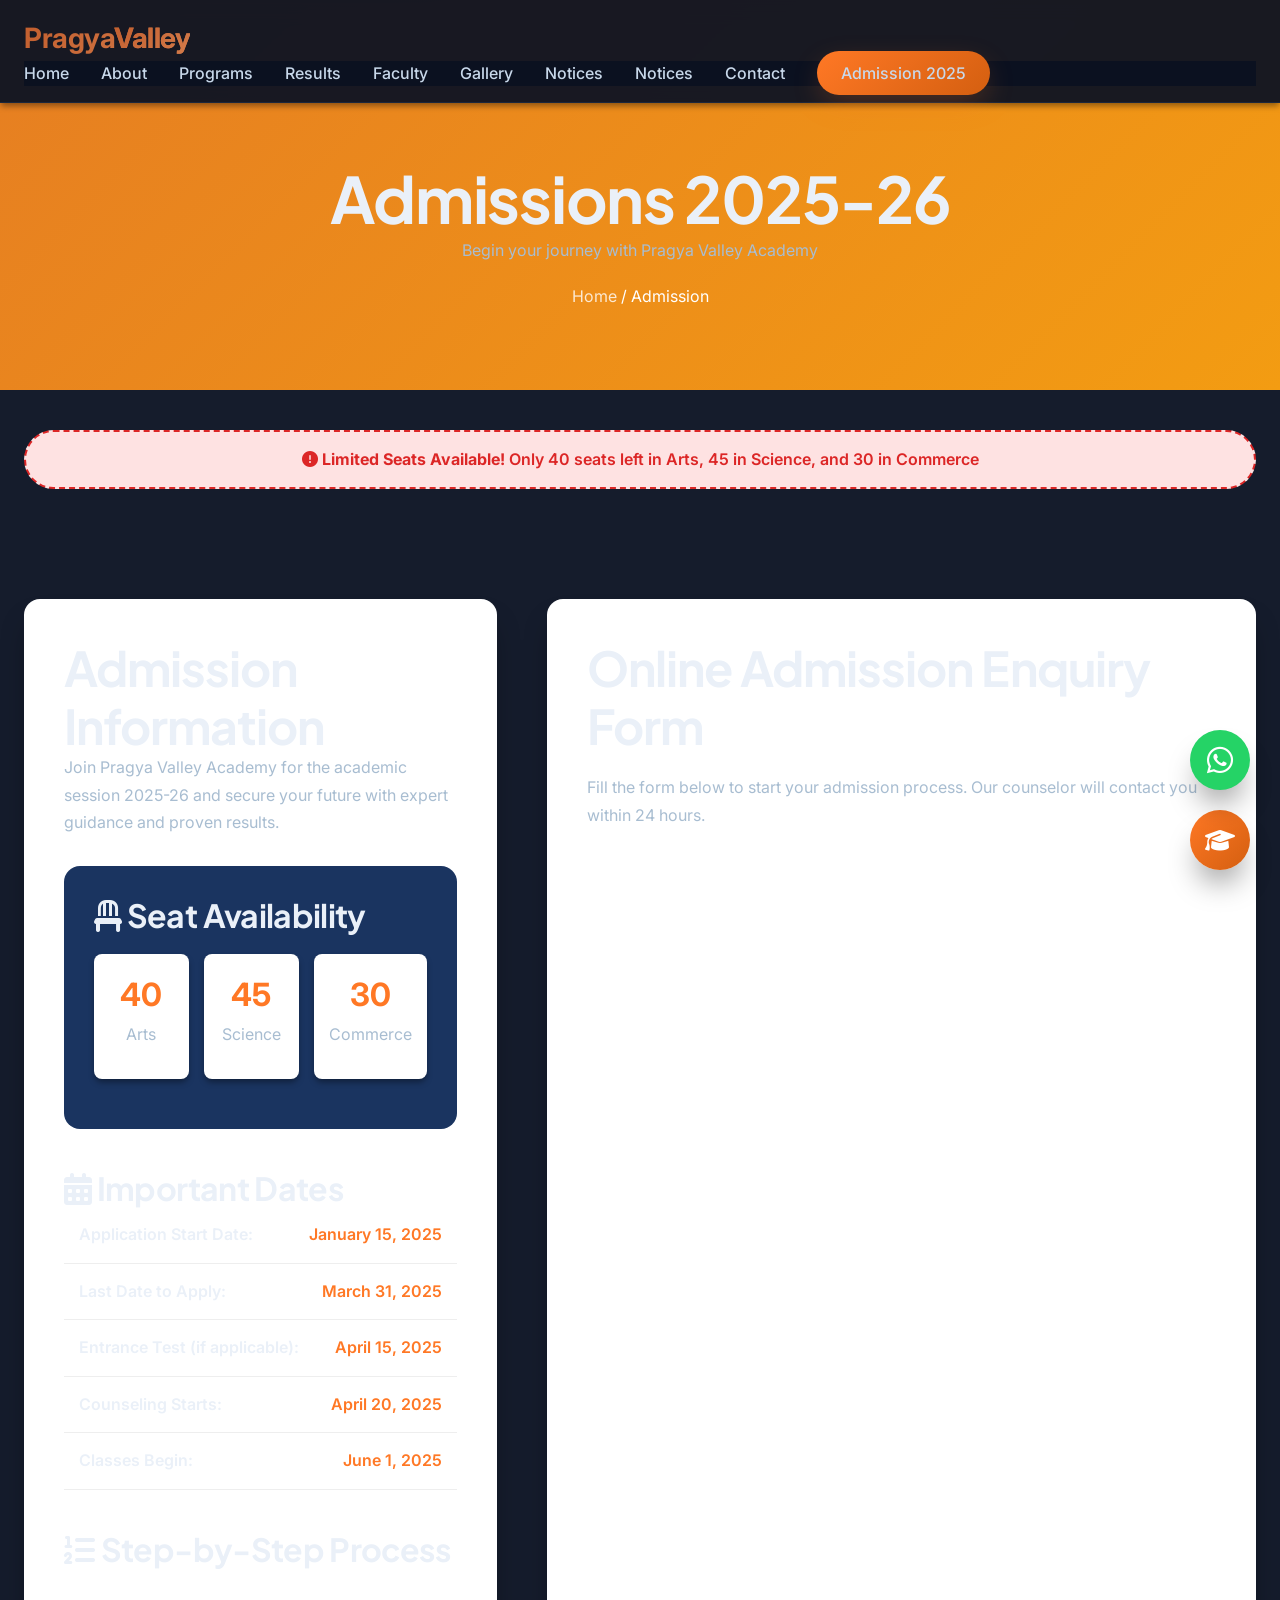
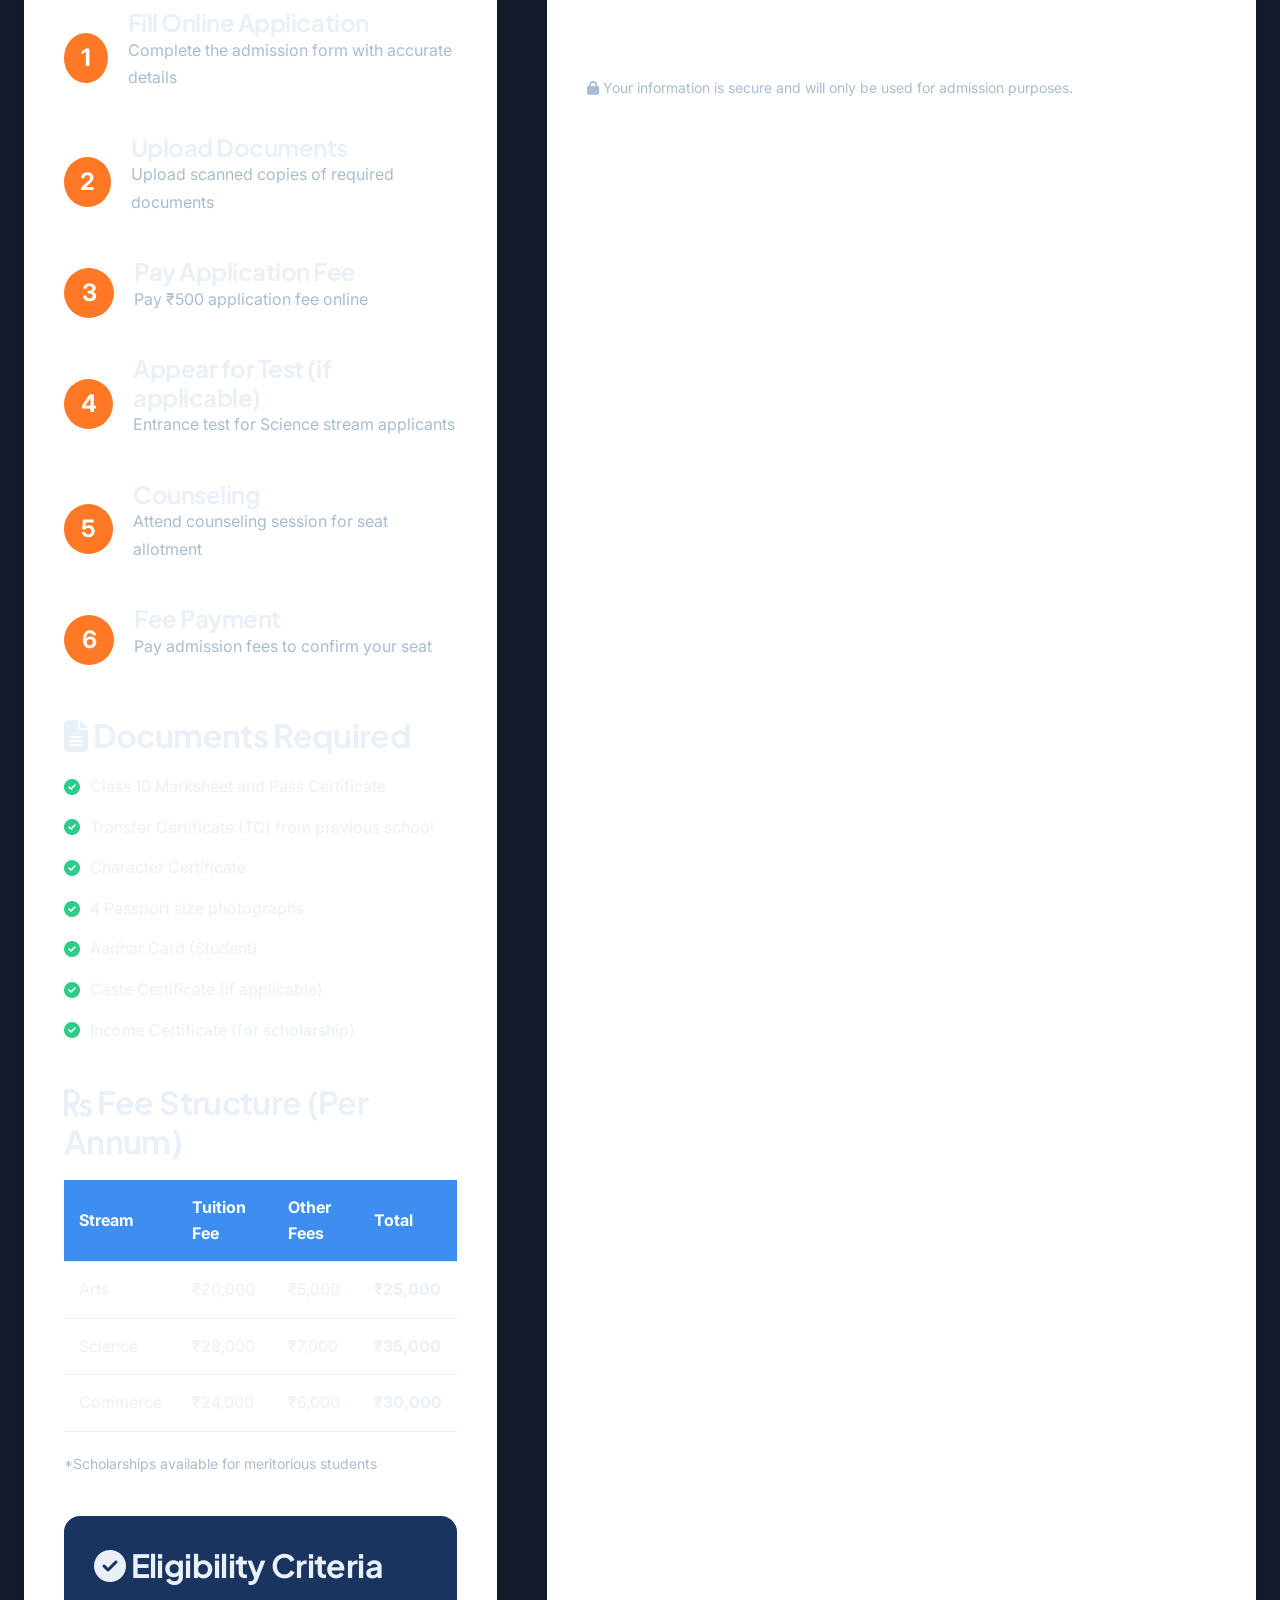
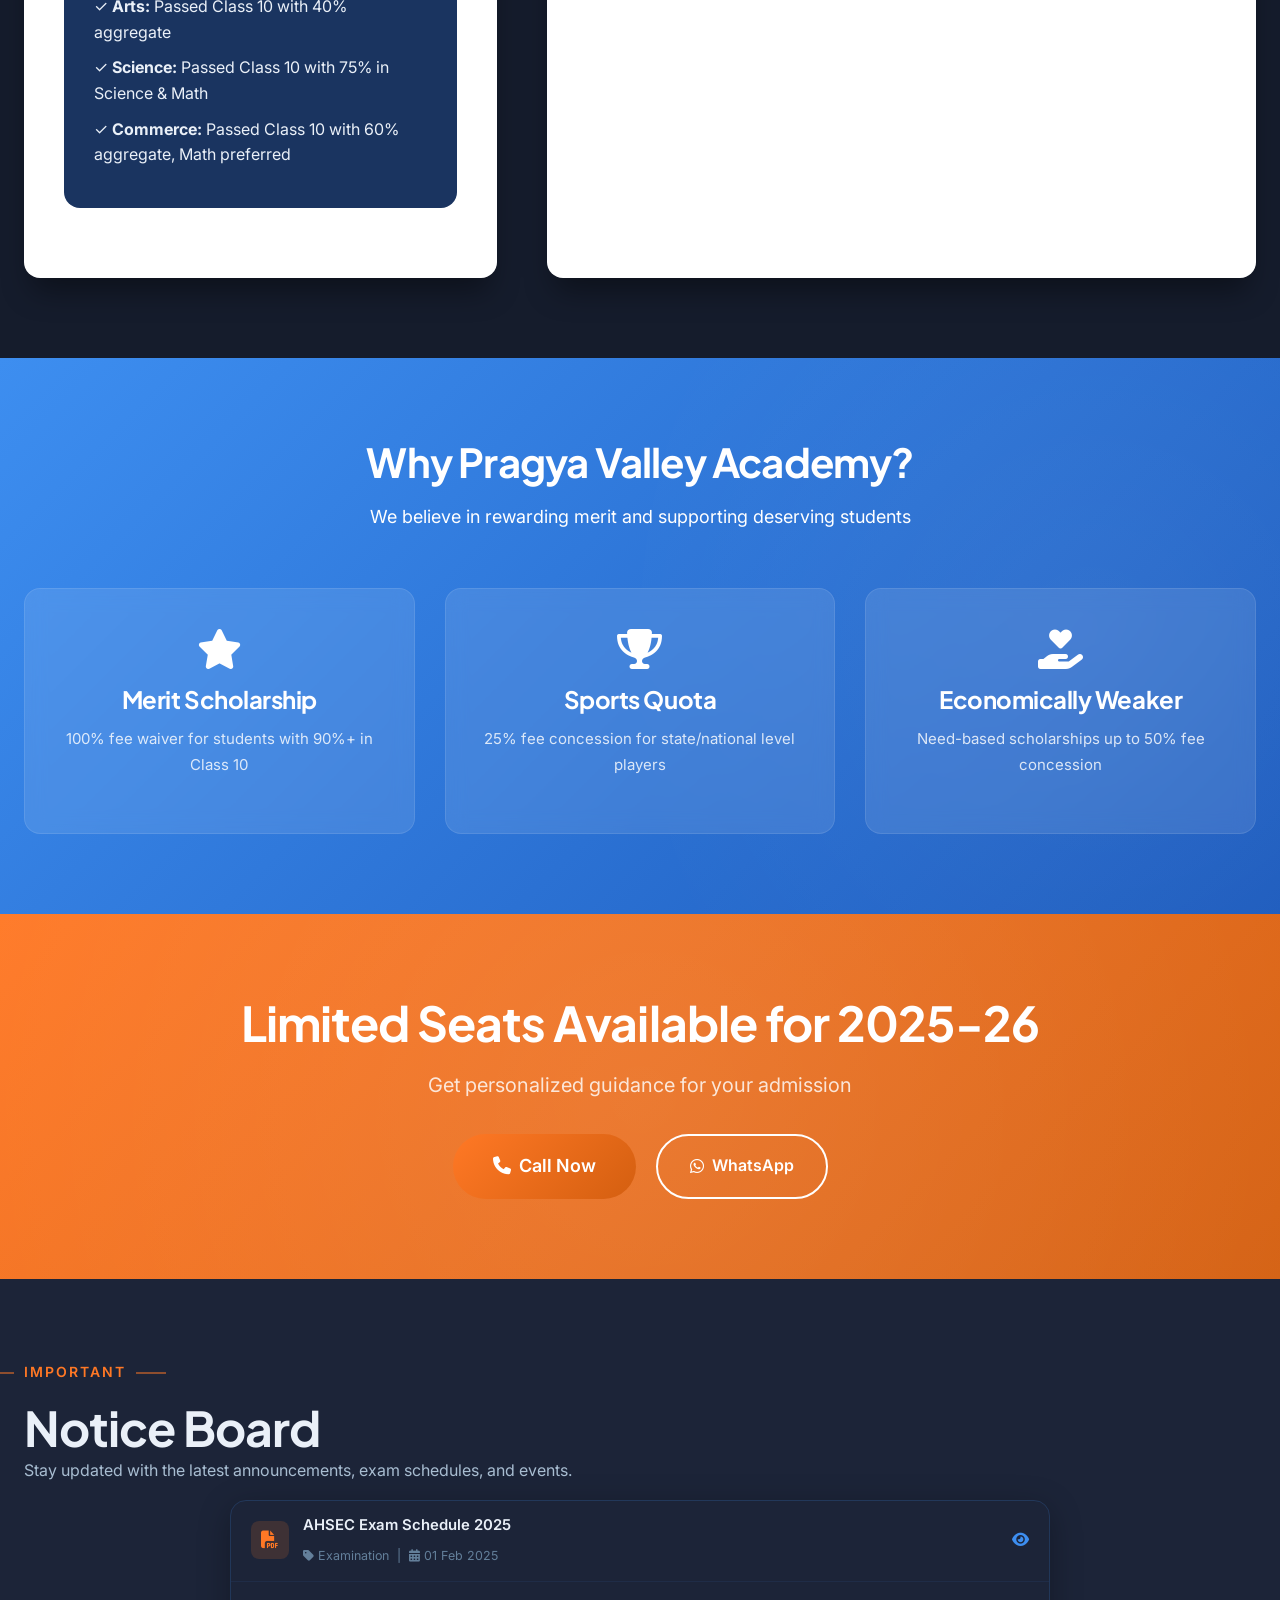
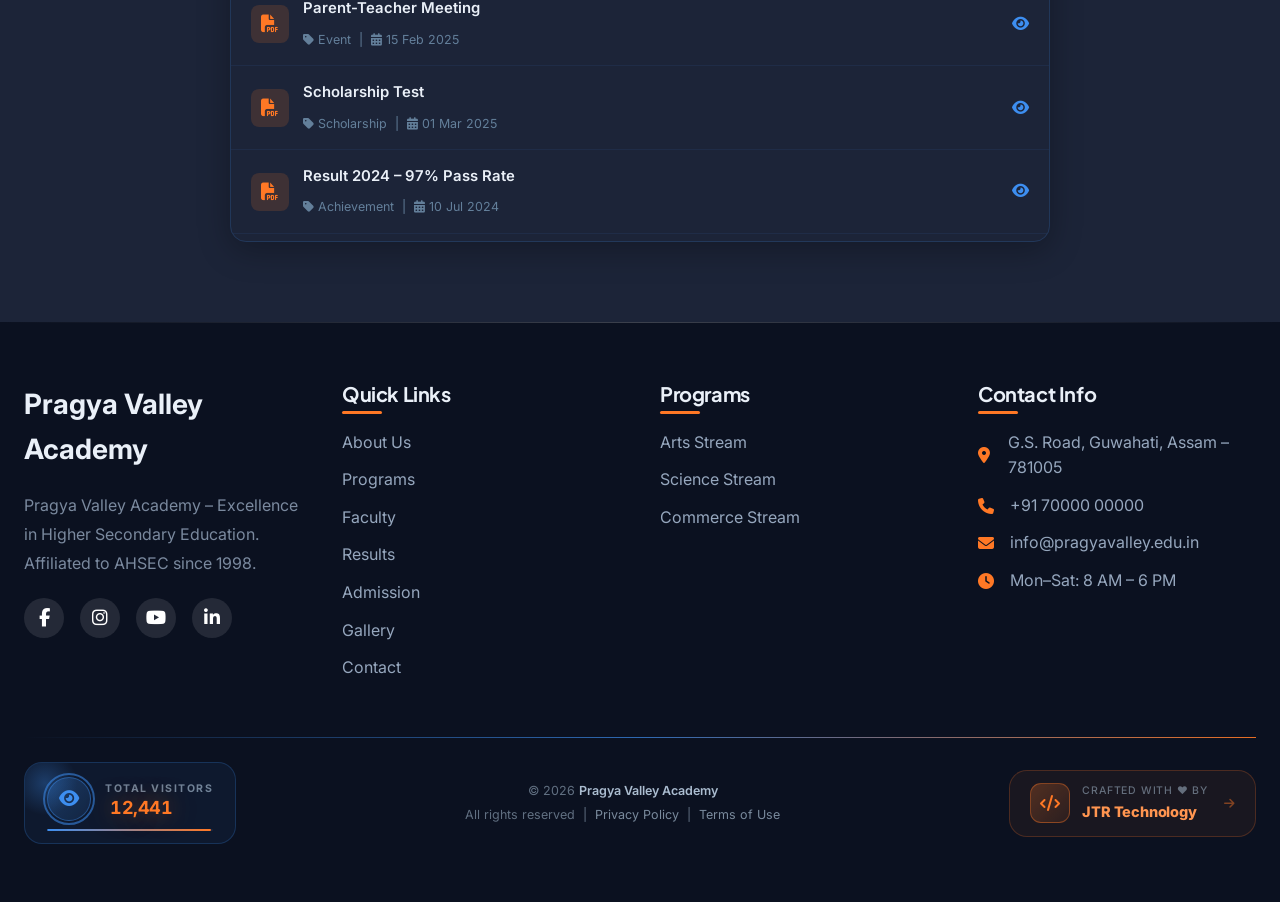
<file: admission.html>
<!DOCTYPE html>
<html lang="en">
<head>
    <meta charset="UTF-8">
    <meta name="viewport" content="width=1280, initial-scale=1.0">
    <title>Admission 2025-26 - Apply Now | Pragya Valley Academy</title>
    <meta name="description" content="Apply for admission to Pragya Valley Academy for the 2025-26 academic session. Arts, Science, and Commerce streams available. Limited seats.">
    
    <link rel="preconnect" href="https://fonts.googleapis.com">
    <link rel="preconnect" href="https://fonts.gstatic.com" crossorigin>
    <link href="https://fonts.googleapis.com/css2?family=Inter:opsz,wght@14..32,300..700&family=Plus+Jakarta+Sans:wght@400;500;600;700&display=swap" rel="stylesheet">
    <link rel="stylesheet" href="https://cdnjs.cloudflare.com/ajax/libs/font-awesome/6.4.0/css/all.min.css">
    <link rel="stylesheet" href="css/style.css">
    
    <style>
        .admission-header {
            background: linear-gradient(135deg, #E67E22 0%, #F39C12 100%);
            padding: 160px 0 80px;
            color: white;
            text-align: center;
        }
        
        .admission-grid {
            display: grid;
            grid-template-columns: 1fr 1.5fr;
            gap: 50px;
            padding: 80px 0;
        }
        
        .admission-info {
            colour: #222424;
            background: white;
            padding: 40px;
            border-radius: var(--border-radius);
            box-shadow: var(--shadow-lg);
        }
        
        .info-box {
            background: var(--primary-light);
            padding: 30px;
            border-radius: var(--border-radius);
            margin: 30px 0;
        }
        
        .seat-counter {
            display: grid;
            grid-template-columns: repeat(3, 1fr);
            gap: 15px;
            margin: 20px 0;
        }
        
        .seat-item {
            text-align: center;
            padding: 15px;
            background: white;
            border-radius: var(--border-radius-sm);
            box-shadow: var(--shadow-sm);
        }
        
        .seat-number {
            font-size: 32px;
            font-weight: 700;
            color: var(--secondary);
        }
        
        .process-steps {
            margin: 40px 0;
        }
        
        .step {
            display: flex;
            gap: 20px;
            margin: 25px 0;
            align-items: center;
        }
        
        .step-number {
            width: 50px;
            height: 50px;
            background: var(--secondary);
            color: white;
            border-radius: 50%;
            display: flex;
            align-items: center;
            justify-content: center;
            font-size: 24px;
            font-weight: 700;
        }
        
        .doc-list {
            list-style: none;
            margin: 20px 0;
        }
        
        .doc-list li {
            margin: 15px 0;
            display: flex;
            align-items: center;
            gap: 10px;
        }
        
        .doc-list i {
            color: var(--accent);
        }
        
        .form-container {
            background: white;
            padding: 40px;
            border-radius: var(--border-radius);
            box-shadow: var(--shadow-lg);
        }
        
        .form-container iframe {
            width: 100%;
            height: 800px;
            border: none;
        }
        
        .limited-seats-badge {
            background: #fee2e2;
            color: #dc2626;
            padding: 15px;
            border-radius: 40px;
            text-align: center;
            font-weight: 600;
            margin-bottom: 30px;
            border: 2px dashed #dc2626;
        }
        
        .fee-structure {
            margin-top: 40px;
        }
        
        .fee-table {
            width: 100%;
            border-collapse: collapse;
            margin: 20px 0;
        }
        
        .fee-table th,
        .fee-table td {
            padding: 15px;
            text-align: left;
            border-bottom: 1px solid #eee;
        }
        
        .fee-table th {
            background: var(--primary);
            color: white;
        }
        
        .fee-table tr:hover {
            background: var(--bg-light);
        }
        
        .important-dates {
            margin: 40px 0;
        }
        
        .date-item {
            display: flex;
            justify-content: space-between;
            padding: 15px;
            border-bottom: 1px solid #eee;
        }
        
        .date-item .label {
            font-weight: 600;
        }
        
        .date-item .date {
            color: var(--secondary);
            font-weight: 600;
        }
        
        @media (max-width: 1024px) {
            .admission-grid {
                grid-template-columns: 1fr;
            }
        }
        
        @media (max-width: 768px) {
            .seat-counter {
                grid-template-columns: 1fr;
            }
            
            .step {
                flex-direction: column;
                text-align: center;
            }
            
            .form-container iframe {
                height: 1000px;
            }
        }
    </style>
</head>
<body>
    <!-- Sticky elements -->
    <div class="sticky-admission">
        <a href="admission.html" class="sticky-btn">
            <i class="fas fa-graduation-cap"></i>
            <span class="tooltip">Apply Now</span>
        </a>
    </div>

    <a href="https://wa.me/917000000000" class="floating-whatsapp" target="_blank">
        <i class="fab fa-whatsapp"></i>
    </a>

    <!-- Navigation -->
    <nav class="navbar">
        <div class="container nav-container">
            <a href="index.html" class="logo"><span data-school-short-name>Pragya<span>Valley</span></span></a>
            <div class="mobile-toggle">
                <i class="fas fa-bars"></i>
            </div>
            <ul class="nav-menu">
                <li><a href="index.html">Home</a></li>
                <li><a href="about.html">About</a></li>
                <li><a href="programs.html">Programs</a></li>
                <li><a href="results.html">Results</a></li>
                <li><a href="faculty.html">Faculty</a></li>
                <li><a href="gallery.html">Gallery</a></li>
                        <li><a href="notices.html">Notices</a></li>
                <li><a href="notices.html">Notices</a></li>
                <li><a href="contact.html">Contact</a></li>
                <li><a href="admission.html" class="nav-cta">Admission 2025</a></li>
            </ul>
        </div>
    </nav>

    <!-- Page Header -->
    <section class="admission-header">
        <div class="container">
            <h1>Admissions 2025-26</h1>
            <p>Begin your journey with Pragya Valley Academy</p>
            <div class="breadcrumb">
                <a href="index.html">Home</a> / <span>Admission</span>
            </div>
        </div>
    </section>

    <!-- Limited Seats Alert -->
    <div class="container" style="margin-top: 40px;">
        <div class="limited-seats-badge">
            <i class="fas fa-exclamation-circle"></i> 
            <strong>Limited Seats Available!</strong> Only <span data-arts-seats>40</span> seats left in Arts, 
            <span data-science-seats>45</span> in Science, and <span data-commerce-seats>30</span> in Commerce
        </div>
    </div>

    <!-- Main Content -->
    <section class="admission-page">
        <div class="container">
            <div class="admission-grid">
                <!-- Left Column - Information -->
                <div class="admission-info">
                    <h2>Admission Information</h2>
                    <p>Join Pragya Valley Academy for the academic session 2025-26 and secure your future with expert guidance and proven results.</p>
                    
                    <!-- Seat Availability -->
                    <div class="info-box">
                        <h3><i class="fas fa-chair"></i> Seat Availability</h3>
                        <div class="seat-counter">
                            <div class="seat-item">
                                <div class="seat-number">40</div>
                                <p>Arts</p>
                            </div>
                            <div class="seat-item">
                                <div class="seat-number">45</div>
                                <p>Science</p>
                            </div>
                            <div class="seat-item">
                                <div class="seat-number">30</div>
                                <p>Commerce</p>
                            </div>
                        </div>
                    </div>
                    
                    <!-- Important Dates -->
                    <div class="important-dates">
                        <h3><i class="fas fa-calendar-alt"></i> Important Dates</h3>
                        <div class="date-item">
                            <span class="label">Application Start Date:</span>
                            <span class="date">January 15, 2025</span>
                        </div>
                        <div class="date-item">
                            <span class="label">Last Date to Apply:</span>
                            <span class="date">March 31, 2025</span>
                        </div>
                        <div class="date-item">
                            <span class="label">Entrance Test (if applicable):</span>
                            <span class="date">April 15, 2025</span>
                        </div>
                        <div class="date-item">
                            <span class="label">Counseling Starts:</span>
                            <span class="date">April 20, 2025</span>
                        </div>
                        <div class="date-item">
                            <span class="label">Classes Begin:</span>
                            <span class="date">June 1, 2025</span>
                        </div>
                    </div>
                    
                    <!-- Admission Process -->
                    <h3><i class="fas fa-list-ol"></i> Step-by-Step Process</h3>
                    <div class="process-steps">
                        <div class="step">
                            <div class="step-number">1</div>
                            <div>
                                <h4>Fill Online Application</h4>
                                <p>Complete the admission form with accurate details</p>
                            </div>
                        </div>
                        <div class="step">
                            <div class="step-number">2</div>
                            <div>
                                <h4>Upload Documents</h4>
                                <p>Upload scanned copies of required documents</p>
                            </div>
                        </div>
                        <div class="step">
                            <div class="step-number">3</div>
                            <div>
                                <h4>Pay Application Fee</h4>
                                <p>Pay ₹500 application fee online</p>
                            </div>
                        </div>
                        <div class="step">
                            <div class="step-number">4</div>
                            <div>
                                <h4>Appear for Test (if applicable)</h4>
                                <p>Entrance test for Science stream applicants</p>
                            </div>
                        </div>
                        <div class="step">
                            <div class="step-number">5</div>
                            <div>
                                <h4>Counseling</h4>
                                <p>Attend counseling session for seat allotment</p>
                            </div>
                        </div>
                        <div class="step">
                            <div class="step-number">6</div>
                            <div>
                                <h4>Fee Payment</h4>
                                <p>Pay admission fees to confirm your seat</p>
                            </div>
                        </div>
                    </div>
                    
                    <!-- Documents Required -->
                    <h3><i class="fas fa-file-alt"></i> Documents Required</h3>
                    <ul class="doc-list">
                        <li><i class="fas fa-check-circle"></i> Class 10 Marksheet and Pass Certificate</li>
                        <li><i class="fas fa-check-circle"></i> Transfer Certificate (TC) from previous school</li>
                        <li><i class="fas fa-check-circle"></i> Character Certificate</li>
                        <li><i class="fas fa-check-circle"></i> 4 Passport size photographs</li>
                        <li><i class="fas fa-check-circle"></i> Aadhar Card (Student)</li>
                        <li><i class="fas fa-check-circle"></i> Caste Certificate (if applicable)</li>
                        <li><i class="fas fa-check-circle"></i> Income Certificate (for scholarship)</li>
                    </ul>
                    
                    <!-- Fee Structure -->
                    <div class="fee-structure">
                        <h3><i class="fas fa-rupee-sign"></i> Fee Structure (Per Annum)</h3>
                        <table class="fee-table">
                            <thead>
                                <tr>
                                    <th>Stream</th>
                                    <th>Tuition Fee</th>
                                    <th>Other Fees</th>
                                    <th>Total</th>
                                </tr>
                            </thead>
                            <tbody>
                                <tr>
                                    <td>Arts</td>
                                    <td>₹20,000</td>
                                    <td>₹5,000</td>
                                    <td><strong>₹25,000</strong></td>
                                </tr>
                                <tr>
                                    <td>Science</td>
                                    <td>₹28,000</td>
                                    <td>₹7,000</td>
                                    <td><strong>₹35,000</strong></td>
                                </tr>
                                <tr>
                                    <td>Commerce</td>
                                    <td>₹24,000</td>
                                    <td>₹6,000</td>
                                    <td><strong>₹30,000</strong></td>
                                </tr>
                            </tbody>
                        </table>
                        <p style="margin-top: 10px; font-size: 14px; color: var(--text-light);">*Scholarships available for meritorious students</p>
                    </div>
                    
                    <!-- Eligibility -->
                    <div class="info-box" style="margin-top: 40px;">
                        <h3><i class="fas fa-check-circle"></i> Eligibility Criteria</h3>
                        <ul style="list-style: none;">
                            <li style="margin: 10px 0;">✓ <strong>Arts:</strong> Passed Class 10 with 40% aggregate</li>
                            <li style="margin: 10px 0;">✓ <strong>Science:</strong> Passed Class 10 with 75% in Science & Math</li>
                            <li style="margin: 10px 0;">✓ <strong>Commerce:</strong> Passed Class 10 with 60% aggregate, Math preferred</li>
                        </ul>
                    </div>
                </div>
                
                <!-- Right Column - Google Form -->
                <div class="form-container">
                    <h2 style="margin-bottom: 20px;">Online Admission Enquiry Form</h2>
                    <p style="margin-bottom: 20px; color: var(--text-light);">Fill the form below to start your admission process. Our counselor will contact you within 24 hours.</p>
                    
                    <!-- Google Form Embed -->
                    <iframe src="https://docs.google.com/forms/d/e/YOUR_GOOGLE_FORM_ID/viewform?embedded=true" 
                            frameborder="0" 
                            marginheight="0" 
                            marginwidth="0">
                        Loading…
                    </iframe>
                    
                    <p style="margin-top: 20px; font-size: 14px; color: var(--text-light);">
                        <i class="fas fa-lock"></i> Your information is secure and will only be used for admission purposes.
                    </p>
                </div>
            </div>
        </div>
    </section>

    <!-- Scholarship Section -->
    <section class="why-choose" style="background: var(--gradient-1);">
        <div class="container">
            <div class="section-title light">
                <h2>Scholarships Available</h2>
                <p>We believe in rewarding merit and supporting deserving students</p>
            </div>
            
            <div class="features-grid" style="grid-template-columns: repeat(3, 1fr);">
                <div class="feature-item">
                    <i class="fas fa-star" style="font-size: 40px; margin-bottom: 16px;"></i>
                    <h3>Merit Scholarship</h3>
                    <p>100% fee waiver for students with 90%+ in Class 10</p>
                </div>
                <div class="feature-item">
                    <i class="fas fa-trophy" style="font-size: 40px; margin-bottom: 16px;"></i>
                    <h3>Sports Quota</h3>
                    <p>25% fee concession for state/national level players</p>
                </div>
                <div class="feature-item">
                    <i class="fas fa-hand-holding-heart" style="font-size: 40px; margin-bottom: 16px;"></i>
                    <h3>Economically Weaker</h3>
                    <p>Need-based scholarships up to 50% fee concession</p>
                </div>
            </div>
        </div>
    </section>

    <!-- CTA Section -->
    <section class="cta-section" style="background: var(--gradient-2);">
        <div class="container">
            <div class="cta-content">
                <h2>Have Questions? Talk to Our Counselors</h2>
                <p>Get personalized guidance for your admission</p>
                <div class="cta-buttons">
                    <a href="tel:+917000000000" class="btn btn-primary btn-large"><i class="fas fa-phone"></i> Call Now</a>
                    <a href="https://wa.me/917000000000" class="btn btn-outline-light"><i class="fab fa-whatsapp"></i> WhatsApp</a>
                </div>
            </div>
        </div>
    </section>

    <!-- Footer -->
    <footer class="footer">
        <div class="container">
            <div class="footer-grid">
                <div class="footer-col">
                    <a href="index.html" class="footer-logo"><span data-school-name>Pragya<span>Valley</span></span></a>
                    <p data-school-tagline>Assam's premier higher secondary institute affiliated to AHSEC. Excellence in Arts, Science & Commerce since 1998.</p>
                    <div class="social-links">
                        <a href="#"><i class="fab fa-facebook-f"></i></a>
                        <a href="#"><i class="fab fa-instagram"></i></a>
                        <a href="#"><i class="fab fa-youtube"></i></a>
                        <a href="#"><i class="fab fa-linkedin-in"></i></a>
                    </div>
                </div>

                <div class="footer-col">
                    <h3>Quick Links</h3>
                    <ul>
                        <li><a href="about.html">About Us</a></li>
                        <li><a href="programs.html">Programs</a></li>
                        <li><a href="faculty.html">Faculty</a></li>
                        <li><a href="results.html">Results</a></li>
                        <li><a href="admission.html">Admission</a></li>
                    </ul>
                </div>

                <div class="footer-col">
                    <h3>Programs</h3>
                    <ul>
                        <li><a href="arts.html">Arts Stream</a></li>
                        <li><a href="science.html">Science Stream</a></li>
                        <li><a href="commerce.html">Commerce Stream</a></li>
                    </ul>
                </div>

                <div class="footer-col">
                    <h3>Contact Info</h3>
                    <ul class="contact-info">
                        <li><i class="fas fa-map-marker-alt"></i> <span data-address>G.S. Road</span>, <span data-city>Guwahati</span>, <span data-state>Assam</span> - <span data-pincode>781005</span></li>
                        <li><i class="fas fa-phone"></i> <a href="tel:+917000000000" data-phone>+91 70000 00000</a></li>
                        <li><i class="fas fa-envelope"></i> <a href="mailto:info@pragyavalley.edu.in" data-email>info@pragyavalley.edu.in</a></li>
                        <li><i class="fas fa-clock"></i> Mon-Sat: 8AM - 6PM</li>
                    </ul>
                </div>
            </div>

            <div class="footer-bottom">
                <p>&copy; 2025 <span data-school-name>Pragya Valley Academy</span>. All rights reserved. | Affiliated to AHSEC (Code: 18007)</p>
            </div>
        </div>
    </footer>
    <!-- SCRIPTS -->
    <script src="https://cdn.jsdelivr.net/npm/swiper@11/swiper-bundle.min.js"></script>
    <script src="js/config.js"></script>
    <!-- 🎯 DYNAMIC DEMO CONTROLLER -->
    <script src="js/dynamic-demo.js"></script>
    <script src="js/config-loader.js"></script>
    <script src="js/footer-generator.js"></script>
    <script src="js/main.js"></script>
</body>
</html>
</file>
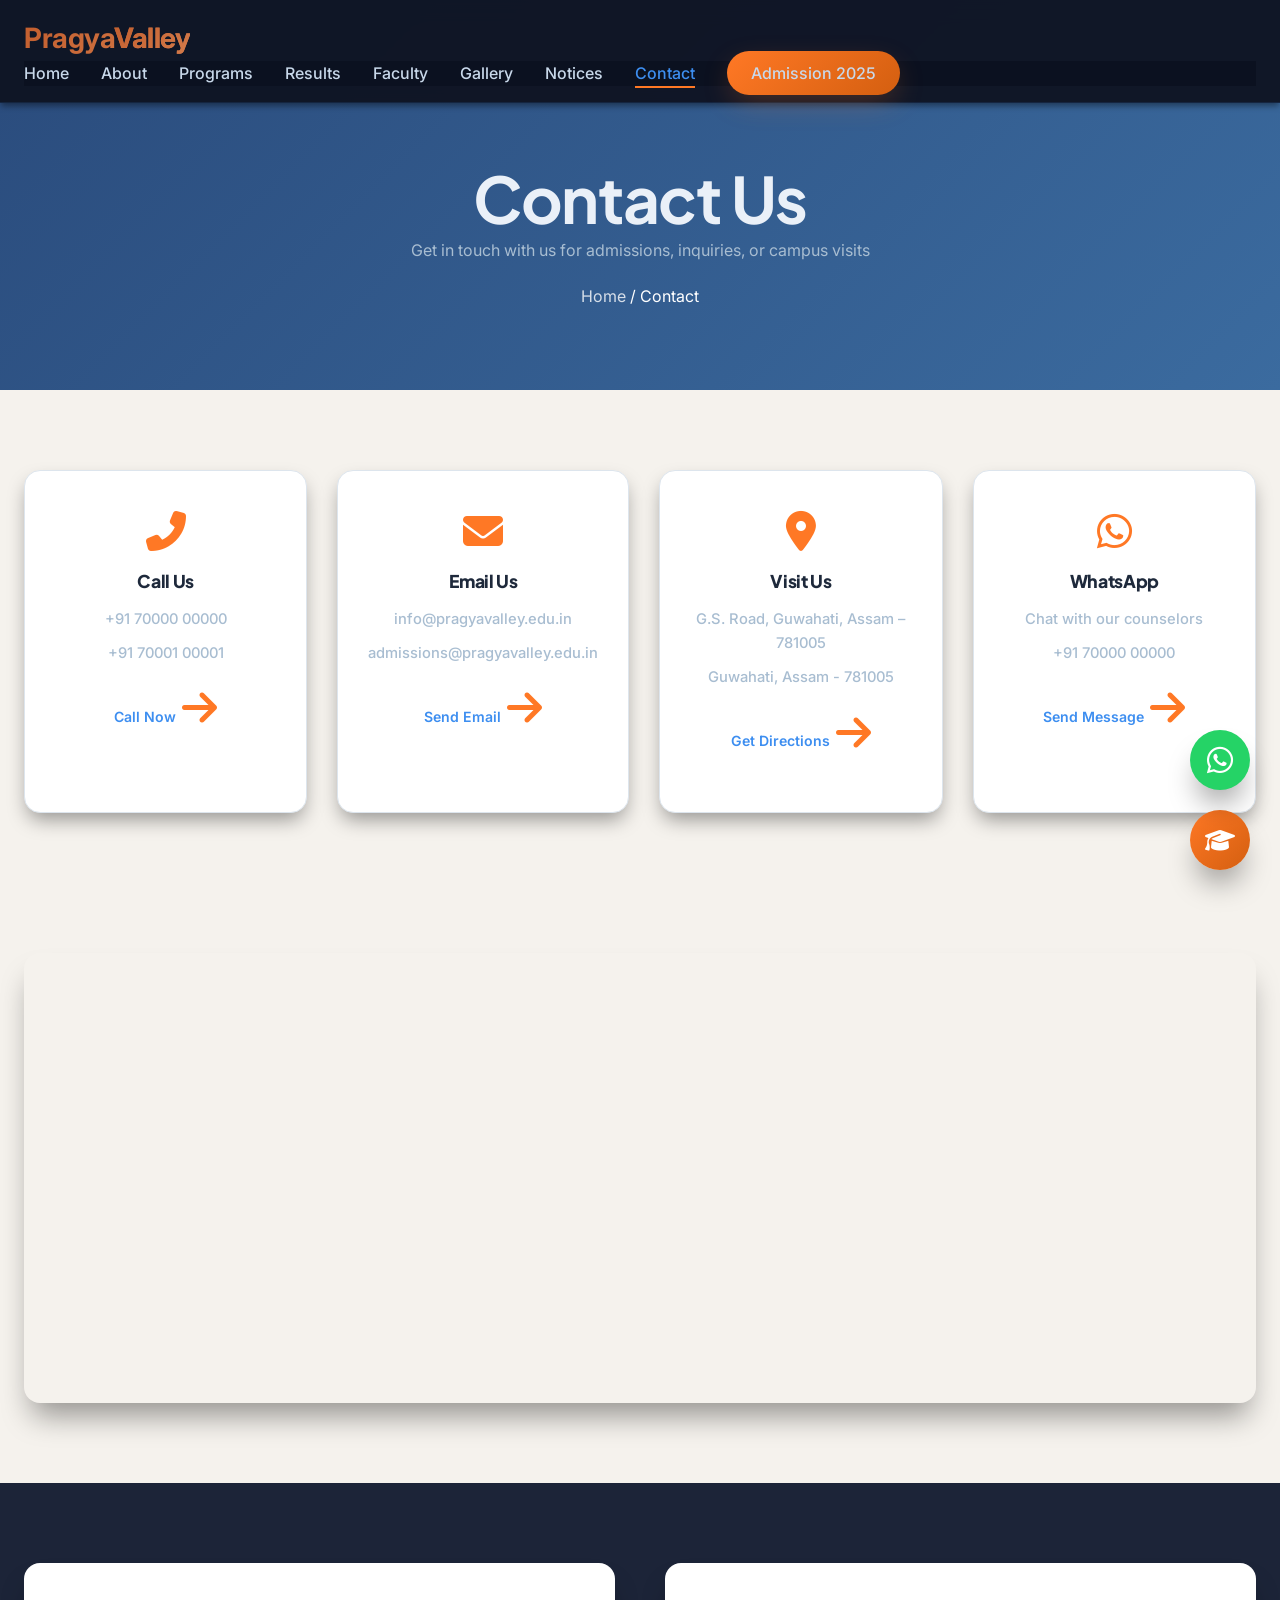
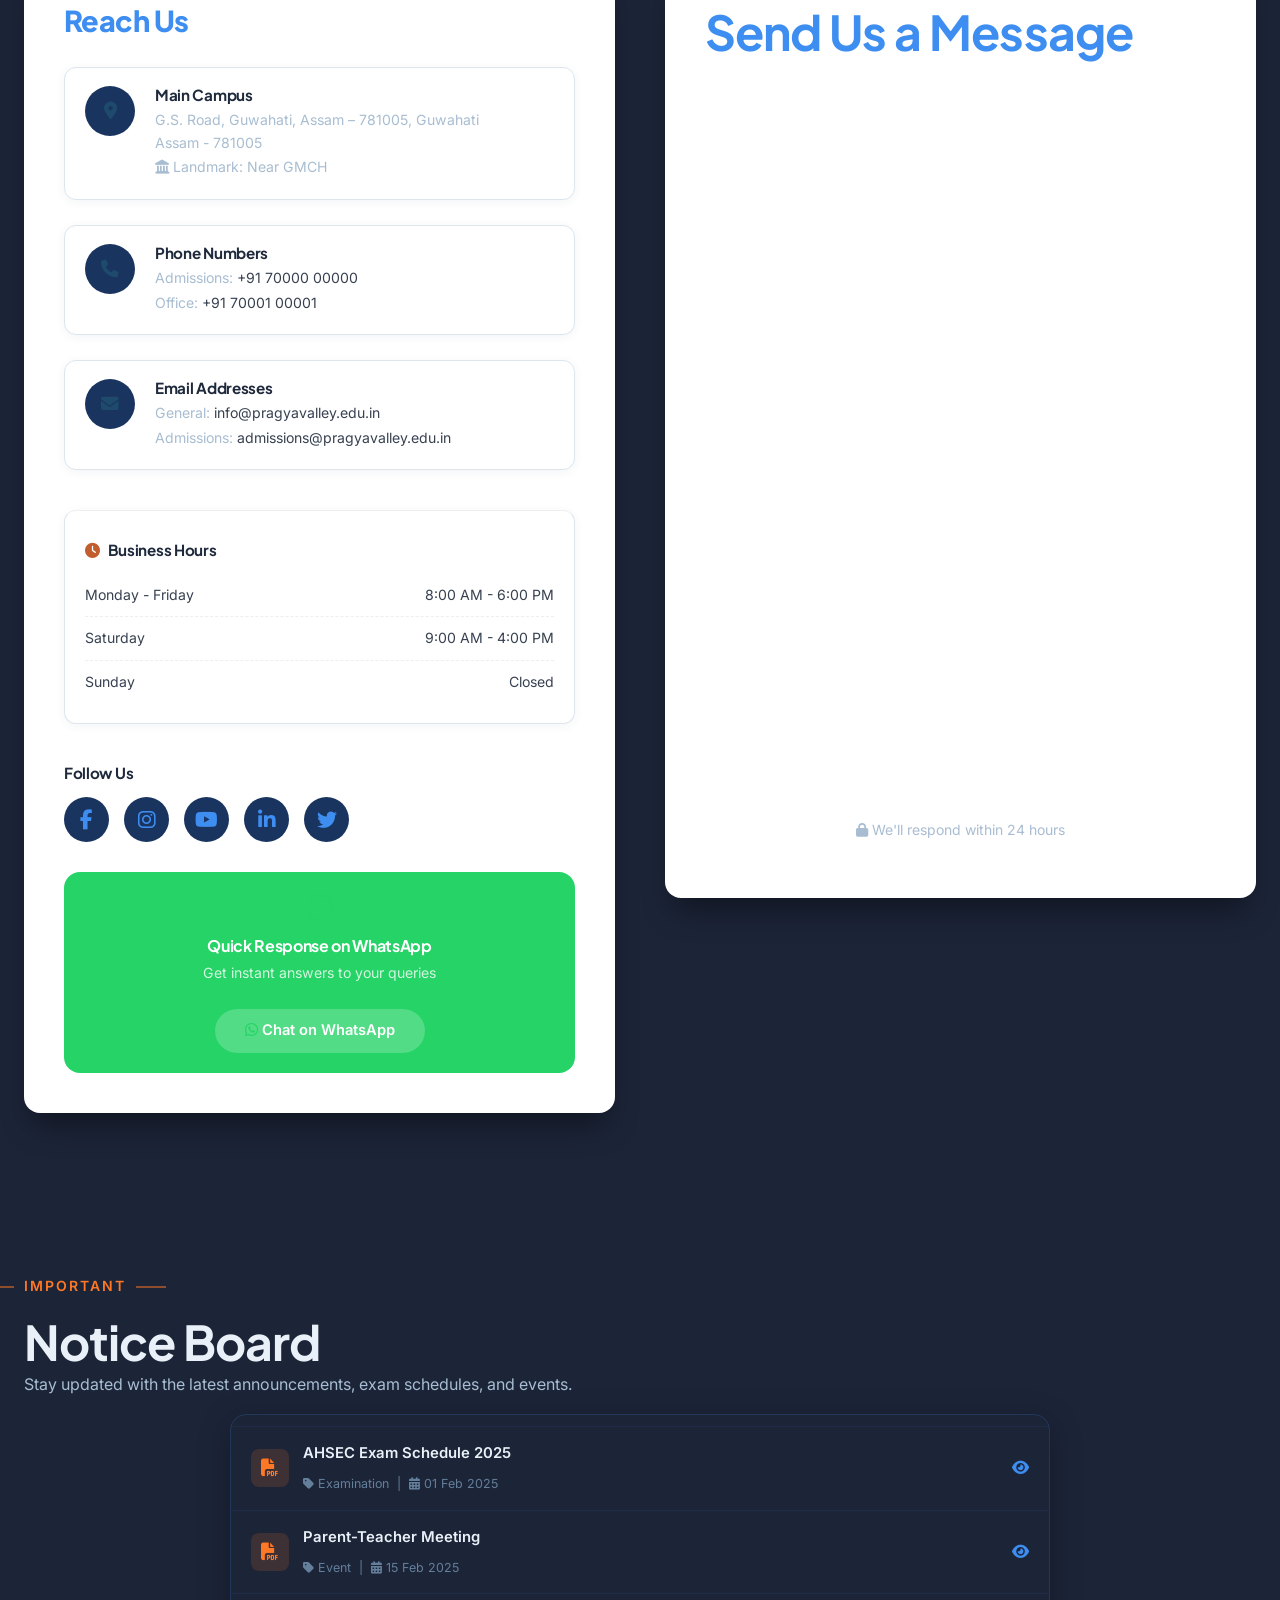
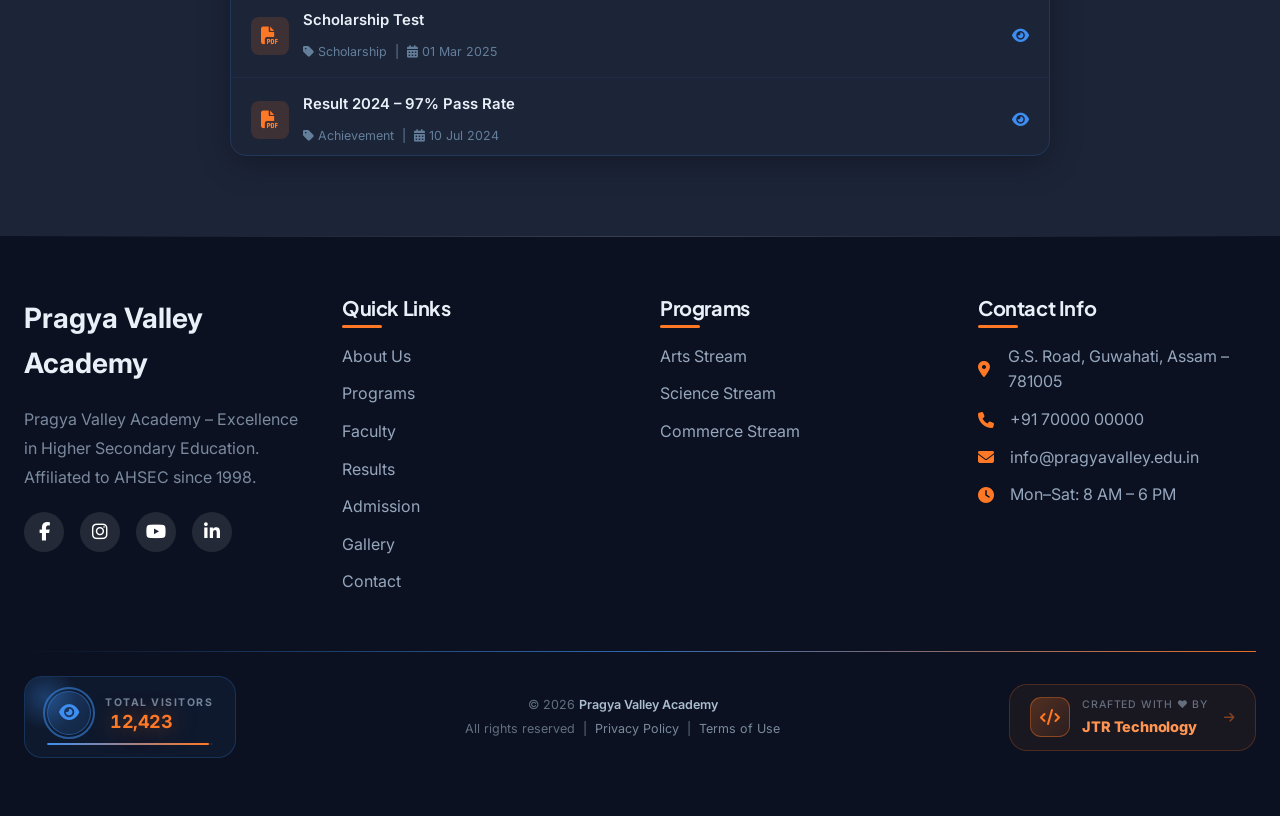
<file: contact.html>
<!DOCTYPE html>
<html lang="en">
<head>
    <meta charset="UTF-8">
    <meta name="viewport" content="width=1280, initial-scale=1.0">
    <title>Contact Us - Pragya Valley Academy | Guwahati, Assam</title>
    <meta name="description" content="Contact Pragya Valley Academy for admissions, inquiries, and campus visits. Located in Guwahati, Assam. Phone, email, and visit us.">
    
    <link rel="preconnect" href="https://fonts.googleapis.com">
    <link rel="preconnect" href="https://fonts.gstatic.com" crossorigin>
    <link href="https://fonts.googleapis.com/css2?family=Inter:opsz,wght@14..32,300..700&family=Plus+Jakarta+Sans:wght@400;500;600;700&display=swap" rel="stylesheet">
    <link rel="stylesheet" href="https://cdnjs.cloudflare.com/ajax/libs/font-awesome/6.4.0/css/all.min.css">
    <link rel="stylesheet" href="css/style.css">
    
    <style>
        .contact-header {
            background: linear-gradient(135deg, #2A4B7C 0%, #3B6B9F 100%);
            padding: 160px 0 80px;
            color: white;
            text-align: center;
        }
        
        .contact-info-section {
            padding: 80px 0 40px;
        }
        
        .contact-cards {
            display: grid;
            grid-template-columns: repeat(4, 1fr);
            gap: 30px;
            margin-bottom: 60px;
        }
        
        .contact-card {
            background: white;
            padding: 40px 30px;
            border-radius: var(--border-radius);
            text-align: center;
            box-shadow: var(--shadow-md);
            transition: var(--transition);
        }
        
        .contact-card:hover {
            transform: translateY(-10px);
            box-shadow: var(--shadow-lg);
        }
        
        .contact-card i {
            font-size: 40px;
            color: var(--secondary);
            margin-bottom: 20px;
        }
        
        .contact-card h3 {
            margin-bottom: 15px;
        }
        
        .contact-card p {
            color: var(--text-light);
            margin-bottom: 10px;
        }
        
        .contact-card .contact-link {
            color: var(--primary);
            text-decoration: none;
            font-weight: 600;
            transition: var(--transition);
        }
        
        .contact-card .contact-link:hover {
            color: var(--secondary);
        }
        
        .map-section {
            padding: 40px 0 80px;
        }
        
        .map-container {
            height: 450px;
            border-radius: var(--border-radius);
            overflow: hidden;
            box-shadow: var(--shadow-lg);
        }
        
        .map-container iframe {
            width: 100%;
            height: 100%;
            border: none;
        }
        
        .contact-form-section {
            padding: 80px 0;
            background: var(--bg-light);
        }
        
        .contact-grid {
            display: grid;
            grid-template-columns: 1fr 1fr;
            gap: 50px;
            align-items: start;
        }
        
        .contact-details {
            background: white;
            padding: 40px;
            border-radius: var(--border-radius);
            box-shadow: var(--shadow-lg);
        }
        
        .contact-details h2 {
            margin-bottom: 30px;
            color: var(--primary);
        }
        
        .detail-item {
            display: flex;
            gap: 20px;
            margin: 25px 0;
        }
        
        .detail-icon {
            width: 50px;
            height: 50px;
            background: var(--primary-light);
            border-radius: 50%;
            display: flex;
            align-items: center;
            justify-content: center;
            color: var(--primary);
            font-size: 20px;
        }
        
        .detail-text h4 {
            margin-bottom: 5px;
        }
        
        .detail-text p {
            color: var(--text-light);
        }
        
        .business-hours {
            margin-top: 40px;
            padding-top: 30px;
            border-top: 1px solid #eee;
        }
        
        .hours-item {
            display: flex;
            justify-content: space-between;
            padding: 10px 0;
            border-bottom: 1px dashed #eee;
        }
        
        .social-contact {
            margin-top: 40px;
        }
        
        .social-contact .social-links {
            display: flex;
            gap: 15px;
            margin-top: 15px;
        }
        
        .social-contact .social-links a {
            width: 45px;
            height: 45px;
            background: var(--primary-light);
            color: var(--primary);
            border-radius: 50%;
            display: flex;
            align-items: center;
            justify-content: center;
            font-size: 20px;
            transition: var(--transition);
        }
        
        .social-contact .social-links a:hover {
            background: var(--secondary);
            color: white;
            transform: translateY(-3px);
        }
        
        .form-container {
            background: white;
            padding: 40px;
            border-radius: var(--border-radius);
            box-shadow: var(--shadow-lg);
        }
        
        .form-container h2 {
            margin-bottom: 30px;
            color: var(--primary);
        }
        
        .form-group {
            margin-bottom: 20px;
        }
        
        .form-group input,
        .form-group select,
        .form-group textarea {
            width: 100%;
            padding: 15px;
            border: 2px solid #e2e8f0;
            border-radius: 12px;
            font-size: 16px;
            transition: var(--transition);
        }
        
        .form-group input:focus,
        .form-group select:focus,
        .form-group textarea:focus {
            border-color: var(--secondary);
            outline: none;
        }
        
        .submit-btn {
            background: var(--gradient-2);
            color: white;
            border: none;
            padding: 16px 32px;
            border-radius: 40px;
            font-size: 18px;
            font-weight: 600;
            cursor: pointer;
            width: 100%;
            transition: var(--transition);
        }
        
        .submit-btn:hover {
            transform: translateY(-3px);
            box-shadow: var(--shadow-lg);
        }
        
        .whatsapp-cta {
            background: #25D366;
            color: white;
            padding: 20px;
            border-radius: var(--border-radius);
            text-align: center;
            margin-top: 30px;
        }
        
        .whatsapp-cta a {
            color: white;
            text-decoration: none;
            font-weight: 600;
            display: inline-block;
            margin-top: 10px;
            padding: 10px 30px;
            background: rgba(255,255,255,0.2);
            border-radius: 40px;
        }
        
        @media (max-width: 1024px) {
            .contact-cards {
                grid-template-columns: repeat(2, 1fr);
            }
        }
        
        @media (max-width: 768px) {
            .contact-cards,
            .contact-grid {
                grid-template-columns: 1fr;
            }
        }
    </style>
</head>
<body>
    <!-- Sticky elements -->
    <div class="sticky-admission">
        <a href="admission.html" class="sticky-btn">
            <i class="fas fa-graduation-cap"></i>
            <span class="tooltip">Apply Now</span>
        </a>
    </div>

    <a href="https://wa.me/917000000000" class="floating-whatsapp" target="_blank">
        <i class="fab fa-whatsapp"></i>
    </a>

    <!-- Navigation -->
    <nav class="navbar">
        <div class="container nav-container">
            <a href="index.html" class="logo"><span data-school-short-name>Pragya<span>Valley</span></span></a>
            <div class="mobile-toggle">
                <i class="fas fa-bars"></i>
            </div>
            <ul class="nav-menu">
                <li><a href="index.html">Home</a></li>
                <li><a href="about.html">About</a></li>
                <li><a href="programs.html">Programs</a></li>
                <li><a href="results.html">Results</a></li>
                <li><a href="faculty.html">Faculty</a></li>
                <li><a href="gallery.html">Gallery</a></li>
                        <li><a href="notices.html">Notices</a></li>
                <li><a href="contact.html" class="active">Contact</a></li>
                <li><a href="admission.html" class="nav-cta">Admission 2025</a></li>
            </ul>
        </div>
    </nav>

    <!-- Page Header -->
    <section class="contact-header">
        <div class="container">
            <h1>Contact Us</h1>
            <p>Get in touch with us for admissions, inquiries, or campus visits</p>
            <div class="breadcrumb">
                <a href="index.html">Home</a> / <span>Contact</span>
            </div>
        </div>
    </section>

    <!-- Contact Cards -->
    <section class="contact-info-section">
        <div class="container">
            <div class="contact-cards">
                <div class="contact-card">
                    <i class="fas fa-phone-alt"></i>
                    <h3>Call Us</h3>
                    <p data-phone>+91 70000 00000</p>
                    <p data-phone2>+91 70001 00001</p>
                    <a href="tel:+917000000000" class="contact-link">Call Now <i class="fas fa-arrow-right"></i></a>
                </div>
                
                <div class="contact-card">
                    <i class="fas fa-envelope"></i>
                    <h3>Email Us</h3>
                    <p data-email>info@pragyavalley.edu.in</p>
                    <p data-email2>admissions@pragyavalley.edu.in</p>
                    <a href="mailto:info@pragyavalley.edu.in" class="contact-link">Send Email <i class="fas fa-arrow-right"></i></a>
                </div>
                
                <div class="contact-card">
                    <i class="fas fa-map-marker-alt"></i>
                    <h3>Visit Us</h3>
                    <p data-address>G.S. Road</p>
                    <p><span data-city>Guwahati</span>, <span data-state>Assam</span> - <span data-pincode>781005</span></p>
                    <a href="#map" class="contact-link">Get Directions <i class="fas fa-arrow-right"></i></a>
                </div>
                
                <div class="contact-card">
                    <i class="fab fa-whatsapp"></i>
                    <h3>WhatsApp</h3>
                    <p>Chat with our counselors</p>
                    <p data-whatsapp>+91 70000 00000</p>
                    <a href="https://wa.me/917000000000" class="contact-link" target="_blank">Send Message <i class="fas fa-arrow-right"></i></a>
                </div>
            </div>
        </div>
    </section>

    <!-- Map Section -->
    <section class="map-section" id="map">
        <div class="container">
            <div class="map-container">
                <iframe data-map-iframe src="https://www.google.com/maps/embed?pb=!1m18!1m12!1m3!1d114822.802068465!2d91.70862432890346!3d26.144515729474988!2m3!1f0!2f0!3f0!3m2!1i1024!2i768!4f13.1!3m3!1m2!1s0x375a5a7b1c7b1c7b%3A0x1c7b1c7b1c7b1c7b!2sGuwahati%2C%20Assam!5e0!3m2!1sen!2sin!4v1620000000000!5m2!1sen!2sin" 
                        allowfullscreen="" 
                        loading="lazy">
                </iframe>
            </div>
        </div>
    </section>

    <!-- Contact Form Section -->
    <section class="contact-form-section">
        <div class="container">
            <div class="contact-grid">
                <!-- Contact Details -->
                <div class="contact-details">
                    <h2>Reach Us</h2>
                    
                    <div class="detail-item">
                        <div class="detail-icon">
                            <i class="fas fa-map-marker-alt"></i>
                        </div>
                        <div class="detail-text">
                            <h4>Main Campus</h4>
                            <p><span data-address>G.S. Road</span>, <span data-city>Guwahati</span><br>
                               <span data-state>Assam</span> - <span data-pincode>781005</span></p>
                            <p><i class="fas fa-landmark"></i> Landmark: Near GMCH</p>
                        </div>
                    </div>
                    
                    <div class="detail-item">
                        <div class="detail-icon">
                            <i class="fas fa-phone"></i>
                        </div>
                        <div class="detail-text">
                            <h4>Phone Numbers</h4>
                            <p>Admissions: <a href="tel:+917000000000" data-phone>+91 70000 00000</a></p>
                            <p>Office: <a href="tel:+917000100000" data-phone2>+91 70001 00001</a></p>
                        </div>
                    </div>
                    
                    <div class="detail-item">
                        <div class="detail-icon">
                            <i class="fas fa-envelope"></i>
                        </div>
                        <div class="detail-text">
                            <h4>Email Addresses</h4>
                            <p>General: <a href="mailto:info@pragyavalley.edu.in" data-email>info@pragyavalley.edu.in</a></p>
                            <p>Admissions: <a href="mailto:admissions@pragyavalley.edu.in" data-email2>admissions@pragyavalley.edu.in</a></p>
                        </div>
                    </div>
                    
                    <div class="business-hours">
                        <h4><i class="fas fa-clock"></i> Business Hours</h4>
                        <div class="hours-item">
                            <span>Monday - Friday</span>
                            <span>8:00 AM - 6:00 PM</span>
                        </div>
                        <div class="hours-item">
                            <span>Saturday</span>
                            <span>9:00 AM - 4:00 PM</span>
                        </div>
                        <div class="hours-item">
                            <span>Sunday</span>
                            <span>Closed</span>
                        </div>
                    </div>
                    
                    <div class="social-contact">
                        <h4>Follow Us</h4>
                        <div class="social-links">
                            <a href="#" target="_blank"><i class="fab fa-facebook-f"></i></a>
                            <a href="#" target="_blank"><i class="fab fa-instagram"></i></a>
                            <a href="#" target="_blank"><i class="fab fa-youtube"></i></a>
                            <a href="#" target="_blank"><i class="fab fa-linkedin-in"></i></a>
                            <a href="#" target="_blank"><i class="fab fa-twitter"></i></a>
                        </div>
                    </div>
                    
                    <div class="whatsapp-cta">
                        <i class="fab fa-whatsapp" style="font-size: 30px;"></i>
                        <h4>Quick Response on WhatsApp</h4>
                        <p>Get instant answers to your queries</p>
                        <a href="https://wa.me/917000000000" target="_blank"><i class="fab fa-whatsapp"></i> Chat on WhatsApp</a>
                    </div>
                </div>
                
                <!-- Contact Form -->
                <div class="form-container">
                    <h2>Send Us a Message</h2>
                    
                    <!-- Google Form Embed -->
                    <iframe src="https://docs.google.com/forms/d/e/YOUR_CONTACT_FORM_ID/viewform?embedded=true" 
                            width="100%" 
                            height="700" 
                            frameborder="0" 
                            marginheight="0" 
                            marginwidth="0">
                        Loading…
                    </iframe>
                    
                    <p style="margin-top: 20px; font-size: 14px; color: var(--text-light); text-align: center;">
                        <i class="fas fa-lock"></i> We'll respond within 24 hours
                    </p>
                </div>
            </div>
        </div>
    </section>

    <!-- Footer -->
    <footer class="footer">
        <div class="container">
            <div class="footer-grid">
                <div class="footer-col">
                    <a href="index.html" class="footer-logo"><span data-school-name>Pragya<span>Valley</span></span></a>
                    <p data-school-tagline>Assam's premier higher secondary institute affiliated to AHSEC. Excellence in Arts, Science & Commerce since 1998.</p>
                    <div class="social-links">
                        <a href="#"><i class="fab fa-facebook-f"></i></a>
                        <a href="#"><i class="fab fa-instagram"></i></a>
                        <a href="#"><i class="fab fa-youtube"></i></a>
                        <a href="#"><i class="fab fa-linkedin-in"></i></a>
                    </div>
                </div>

                <div class="footer-col">
                    <h3>Quick Links</h3>
                    <ul>
                        <li><a href="about.html">About Us</a></li>
                        <li><a href="programs.html">Programs</a></li>
                        <li><a href="faculty.html">Faculty</a></li>
                        <li><a href="results.html">Results</a></li>
                        <li><a href="admission.html">Admission</a></li>
                    </ul>
                </div>

                <div class="footer-col">
                    <h3>Programs</h3>
                    <ul>
                        <li><a href="arts.html">Arts Stream</a></li>
                        <li><a href="science.html">Science Stream</a></li>
                        <li><a href="commerce.html">Commerce Stream</a></li>
                    </ul>
                </div>

                <div class="footer-col">
                    <h3>Contact Info</h3>
                    <ul class="contact-info">
                        <li><i class="fas fa-map-marker-alt"></i> <span data-address>G.S. Road</span>, <span data-city>Guwahati</span>, <span data-state>Assam</span> - <span data-pincode>781005</span></li>
                        <li><i class="fas fa-phone"></i> <a href="tel:+917000000000" data-phone>+91 70000 00000</a></li>
                        <li><i class="fas fa-envelope"></i> <a href="mailto:info@pragyavalley.edu.in" data-email>info@pragyavalley.edu.in</a></li>
                        <li><i class="fas fa-clock"></i> Mon-Sat: 8AM - 6PM</li>
                    </ul>
                </div>
            </div>

            <div class="footer-bottom">
                <p>&copy; 2025 <span data-school-name>Pragya Valley Academy</span>. All rights reserved. | Affiliated to AHSEC (Code: 18007) | 
                <a href="privacy.html">Privacy Policy</a> | <a href="terms.html">Terms of Use</a></p>
            </div>
        </div>
    </footer>
    <!-- SCRIPTS -->
    <script src="https://cdn.jsdelivr.net/npm/swiper@11/swiper-bundle.min.js"></script>
    <script src="js/config.js"></script>
    <!-- 🎯 DYNAMIC DEMO CONTROLLER -->
    <script src="js/dynamic-demo.js"></script>
    <script src="js/config-loader.js"></script>
    <script src="js/footer-generator.js"></script>
    <script src="js/main.js"></script>
</body>
</html>
</file>
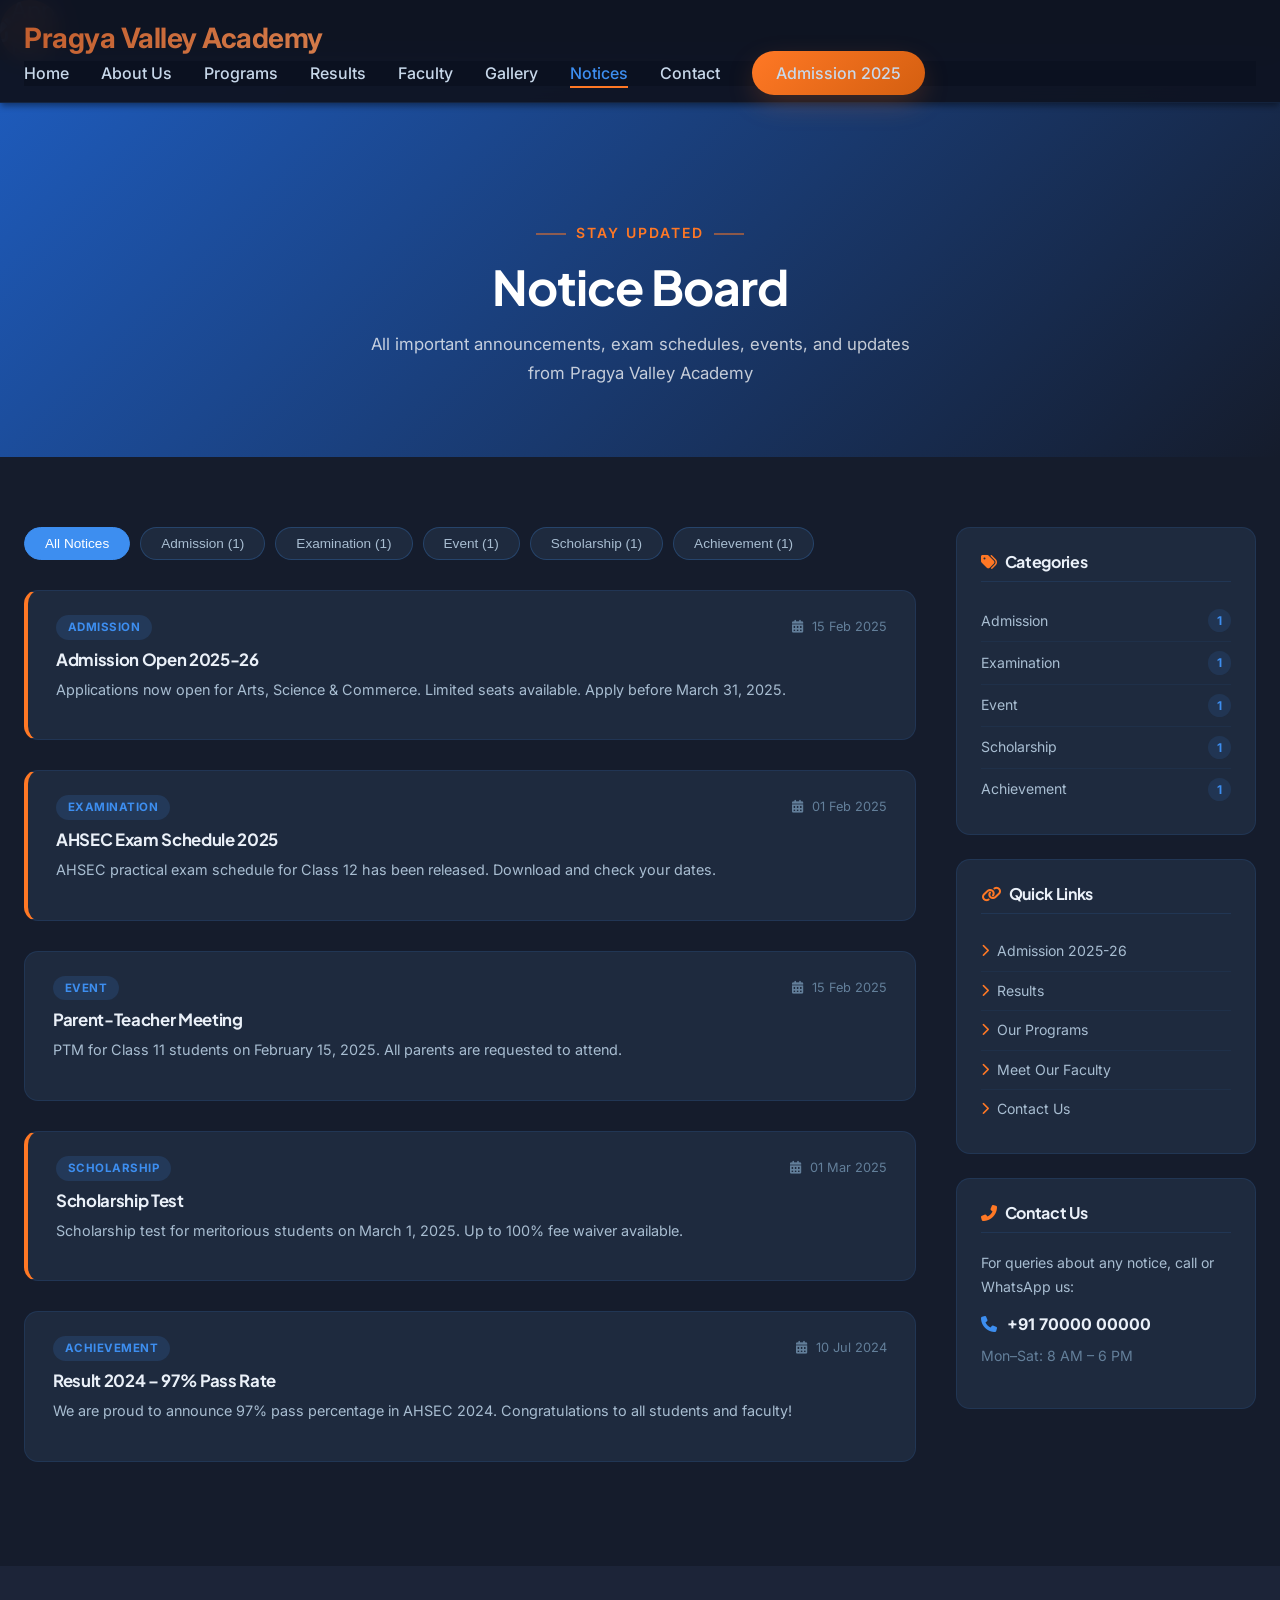
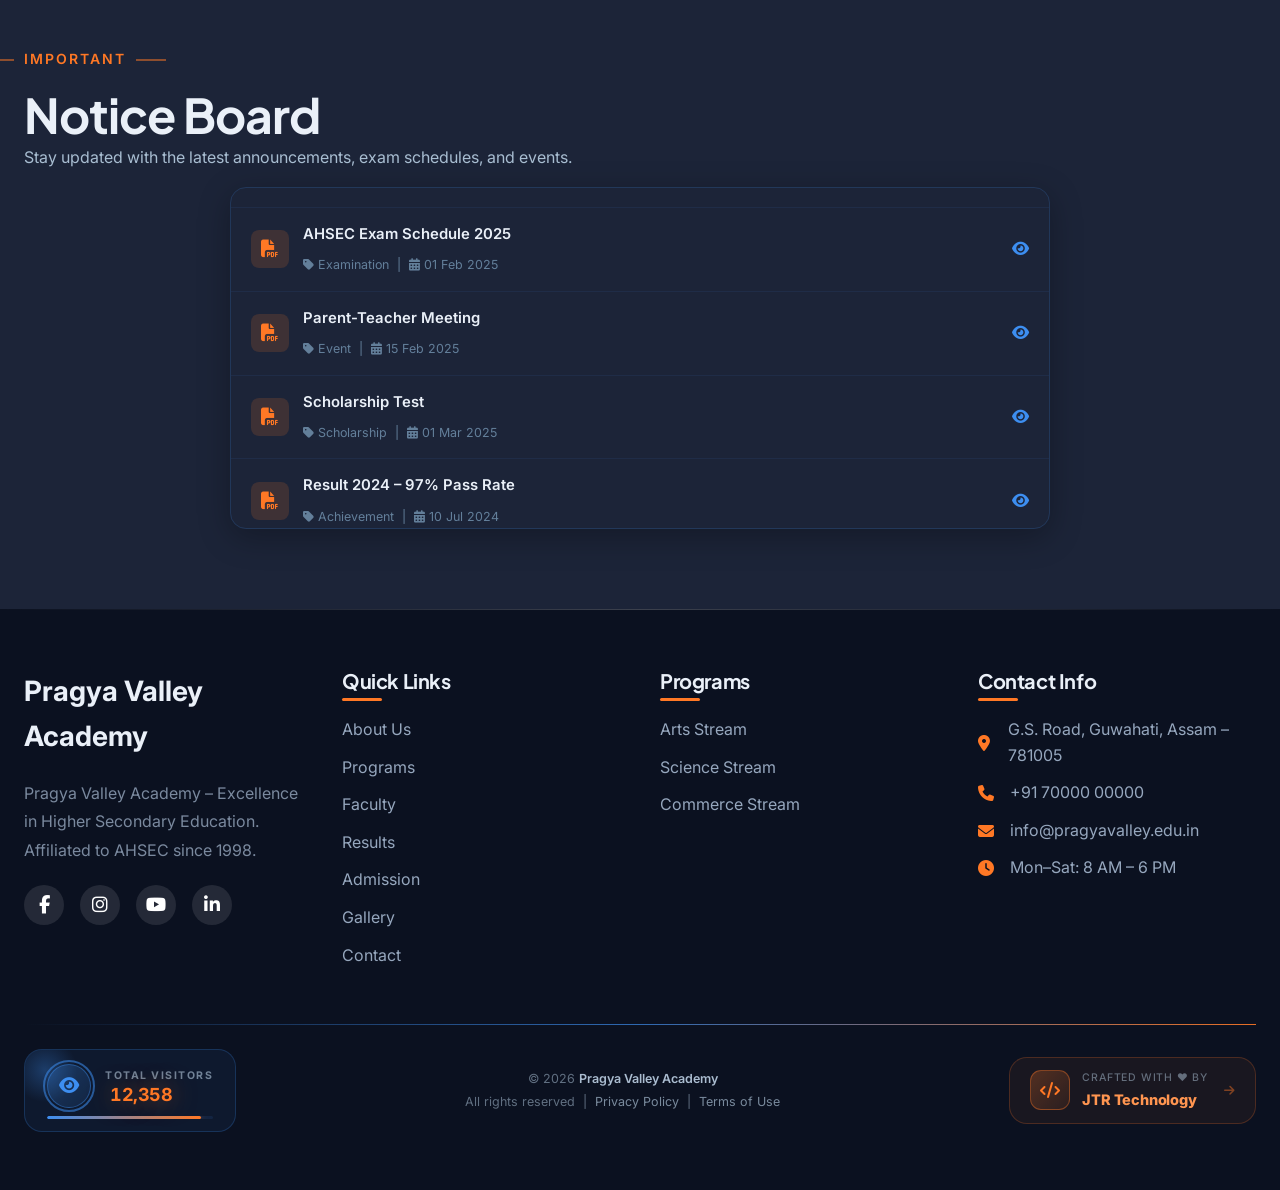
<file: notices.html>
<!DOCTYPE html>
<html lang="en">
<head>
    <meta charset="UTF-8">
    <meta name="viewport" content="width=1280, initial-scale=1.0">
    <title>Notice Board - Pragya Valley Academy</title>
    <meta name="description" content="Official notice board of Pragya Valley Academy. Admissions, exam schedules, events, scholarships and all important announcements.">

    <link rel="icon" type="image/png" href="https://drive.google.com/uc?export=view&id=YOUR_FAVICON_ID">

    <link rel="preconnect" href="https://fonts.googleapis.com">
    <link rel="preconnect" href="https://fonts.gstatic.com" crossorigin>
    <link href="https://fonts.googleapis.com/css2?family=Inter:opsz,wght@14..32,300..700&family=Plus+Jakarta+Sans:wght@400;500;600;700&display=swap" rel="stylesheet">
    <link rel="stylesheet" href="https://cdnjs.cloudflare.com/ajax/libs/font-awesome/6.4.0/css/all.min.css">
    <link rel="stylesheet" href="css/style.css">

    <style>
        /* ── PAGE HEADER ── */
        .notices-page-header {
            background: linear-gradient(135deg, var(--primary-dark, #1e5cbe) 0%, var(--bg-main, #151c2c) 100%);
            padding: 160px 0 70px;
            text-align: center;
            color: #fff;
        }
        .notices-page-header .section-subtitle { margin-bottom: 14px; }
        .notices-page-header h1 { font-size: clamp(2rem, 5vw, 3rem); font-weight: 700; margin: 0 0 14px; color: #fff; }
        .notices-page-header p  { font-size: 1.05rem; color: rgba(255,255,255,.75); max-width: 560px; margin: 0 auto; }

        /* ── MAIN LAYOUT ── */
        .notices-main { padding: 70px 0 90px; }
        .notices-layout {
            display: grid;
            grid-template-columns: 1fr 300px;
            gap: 40px;
            align-items: start;
        }

        /* ── FILTER BAR ── */
        .notices-filter-bar {
            display: flex;
            gap: 10px;
            flex-wrap: wrap;
            margin-bottom: 30px;
        }
        .filter-btn {
            padding: 8px 20px;
            border-radius: 999px;
            border: 1px solid rgba(61,142,240,.25);
            background: var(--bg-card, #1e2a3e);
            color: var(--text-light, #a8bdd1);
            cursor: pointer;
            font-size: .85rem;
            font-weight: 500;
            transition: all .2s;
        }
        .filter-btn:hover, .filter-btn.active {
            background: var(--primary, #3d8ef0);
            color: #fff;
            border-color: var(--primary, #3d8ef0);
        }

        /* ── NOTICE LIST ── */
        .notices-list { display: flex; flex-direction: column; gap: 16px; }

        /* ── NOTICE CARD ── */
        .notice-item {
            background: var(--bg-card, #1e2a3e);
            border: 1px solid rgba(61,142,240,.12);
            border-radius: 14px;
            padding: 24px 28px;
            transition: border-color .2s, transform .2s, box-shadow .2s;
        }
        .notice-item:hover {
            border-color: rgba(61,142,240,.35);
            transform: translateY(-2px);
            box-shadow: 0 8px 24px rgba(0,0,0,.25);
        }
        .notice-item.important {
            border-left: 4px solid var(--secondary, #ff7825);
        }

        /* header row */
        .notice-header {
            display: flex;
            align-items: center;
            gap: 10px;
            flex-wrap: wrap;
            margin-bottom: 10px;
        }
        .notice-category {
            display: inline-block;
            padding: 3px 12px;
            border-radius: 999px;
            background: rgba(61,142,240,.15);
            color: var(--primary, #3d8ef0);
            font-size: .72rem;
            font-weight: 700;
            letter-spacing: .04em;
            text-transform: uppercase;
        }
        .notice-new-badge {
            display: inline-block;
            padding: 3px 10px;
            border-radius: 999px;
            background: #ef4444;
            color: #fff;
            font-size: .68rem;
            font-weight: 700;
            letter-spacing: .06em;
            animation: noticePulse 1.8s ease-in-out infinite;
        }
        @keyframes noticePulse {
            0%, 100% { box-shadow: 0 0 0 0 rgba(239,68,68,.5); }
            50%       { box-shadow: 0 0 0 6px rgba(239,68,68,0); }
        }
        .notice-date {
            margin-left: auto;
            font-size: .8rem;
            color: var(--text-muted, #637f9a);
        }
        .notice-date i { margin-right: 5px; }

        /* title + desc */
        .notice-title {
            font-size: 1.05rem;
            font-weight: 700;
            color: var(--text-dark, #eaf0f8);
            margin: 0 0 8px;
        }
        .notice-desc {
            font-size: .9rem;
            color: var(--text-light, #a8bdd1);
            line-height: 1.65;
            margin: 0 0 14px;
        }

        /* download button */
        .notice-download {
            display: inline-flex;
            align-items: center;
            gap: 8px;
            padding: 9px 20px;
            border-radius: 8px;
            background: var(--primary, #3d8ef0);
            color: #fff;
            font-size: .85rem;
            font-weight: 600;
            text-decoration: none;
            transition: background .2s, transform .2s;
        }
        .notice-download:hover {
            background: var(--primary-dark, #1e5cbe);
            transform: translateY(-1px);
        }
        .notice-download i { font-size: .95rem; }

        .no-notices {
            text-align: center;
            padding: 60px 20px;
            color: var(--text-muted, #637f9a);
            font-size: 1rem;
        }

        /* ── SIDEBAR ── */
        .notices-sidebar { display: flex; flex-direction: column; gap: 24px; }

        .sidebar-card {
            background: var(--bg-card, #1e2a3e);
            border: 1px solid rgba(61,142,240,.12);
            border-radius: 14px;
            padding: 24px;
        }
        .sidebar-card h4 {
            font-size: 1rem;
            font-weight: 700;
            color: var(--text-dark, #eaf0f8);
            margin: 0 0 18px;
            padding-bottom: 10px;
            border-bottom: 1px solid rgba(61,142,240,.12);
        }

        /* category list */
        .category-list { list-style: none; margin: 0; padding: 0; }
        .category-list li {
            display: flex; align-items: center; justify-content: space-between;
            padding: 9px 0;
            border-bottom: 1px solid rgba(61,142,240,.06);
            cursor: pointer;
            color: var(--text-light, #a8bdd1);
            font-size: .88rem;
            transition: color .2s;
        }
        .category-list li:last-child { border-bottom: none; }
        .category-list li:hover { color: var(--primary, #3d8ef0); }
        .cat-count {
            background: rgba(61,142,240,.12);
            color: var(--primary, #3d8ef0);
            border-radius: 999px;
            padding: 2px 9px;
            font-size: .75rem;
            font-weight: 700;
        }

        /* quick links */
        .sidebar-links { list-style: none; margin: 0; padding: 0; }
        .sidebar-links li { padding: 8px 0; border-bottom: 1px solid rgba(61,142,240,.06); }
        .sidebar-links li:last-child { border-bottom: none; }
        .sidebar-links a {
            color: var(--text-light, #a8bdd1);
            font-size: .88rem;
            text-decoration: none;
            display: flex; align-items: center; gap: 8px;
            transition: color .2s;
        }
        .sidebar-links a i { color: var(--secondary, #ff7825); font-size: .8rem; }
        .sidebar-links a:hover { color: var(--primary, #3d8ef0); }

        /* ── PDF MODAL ── */
        .notice-modal-overlay {
            display: none;
            position: fixed; inset: 0; z-index: 100000;
            background: rgba(8,14,28,.88);
            backdrop-filter: blur(5px);
            align-items: center;
            justify-content: center;
            padding: 16px;
        }
        .notice-modal-overlay.open { display: flex; }
        .notice-modal-box {
            background: var(--bg-card, #1e2a3e);
            border-radius: 18px;
            width: 100%; max-width: 820px; max-height: 92vh;
            display: flex; flex-direction: column; overflow: hidden;
            border: 1px solid rgba(61,142,240,.22);
            box-shadow: 0 24px 64px rgba(0,0,0,.6);
        }
        .notice-modal-header {
            display: flex; align-items: center; justify-content: space-between;
            padding: 20px 26px 16px;
            border-bottom: 1px solid rgba(61,142,240,.1);
        }
        .notice-modal-header h3 {
            margin: 0; font-size: 1.05rem; font-weight: 700;
            color: var(--text-dark, #eaf0f8); flex: 1;
        }
        .notice-modal-close {
            background: none; border: none;
            color: var(--text-muted, #637f9a);
            font-size: 1.8rem; cursor: pointer;
            line-height: 1; padding: 0 2px;
            transition: color .2s;
        }
        .notice-modal-close:hover { color: var(--text-dark, #eaf0f8); }
        .notice-modal-desc { margin: 0; padding: 10px 26px 4px; font-size: .88rem; color: var(--text-light, #a8bdd1); }
        .notice-modal-pdf { flex: 1; min-height: 420px; overflow: hidden; }
        .notice-modal-pdf iframe { width: 100%; height: 100%; min-height: 420px; border: none; display: block; }
        .notice-modal-footer {
            display: flex; gap: 12px; padding: 16px 26px;
            border-top: 1px solid rgba(61,142,240,.1);
            flex-wrap: wrap; align-items: center;
        }
        .modal-close-btn {
            background: var(--bg-light, #1c2438);
            color: var(--text-light, #a8bdd1);
            border: 1px solid rgba(61,142,240,.2);
            border-radius: 8px; padding: 10px 22px;
            cursor: pointer; font-size: .9rem;
            transition: background .2s;
        }
        .modal-close-btn:hover { background: rgba(61,142,240,.12); }

        /* Responsive */
        @media (max-width: 900px) {
            .notices-layout { grid-template-columns: 1fr; }
            .notices-sidebar { order: -1; }
        }
    </style>
</head>
<body>

    <!-- STICKY ADMISSION BUTTON -->
    <a href="admission.html" class="sticky-btn" aria-label="Apply for Admission">
        <i class="fas fa-edit"></i>
        <span>Apply Now</span>
    </a>

    <!-- NAVBAR -->
    <nav class="navbar" id="navbar">
        <div class="container nav-container">
            <a href="index.html" class="logo">
                <span class="logo-text" data-school-name>Pragya Valley Academy</span>
            </a>
            <button class="mobile-toggle" aria-label="Toggle navigation menu">
                <i class="fas fa-bars"></i>
            </button>
            <ul class="nav-menu">
                <li><a href="index.html">Home</a></li>
                <li><a href="about.html">About Us</a></li>
                <li><a href="programs.html">Programs</a></li>
                <li><a href="results.html">Results</a></li>
                <li><a href="faculty.html">Faculty</a></li>
                <li><a href="gallery.html">Gallery</a></li>
                <li><a href="notices.html" class="active">Notices</a></li>
                <li><a href="contact.html">Contact</a></li>
                <li><a href="admission.html" class="nav-cta">Admission 2025</a></li>
            </ul>
        </div>
    </nav>

    <!-- PAGE HEADER -->
    <div class="notices-page-header">
        <div class="container">
            <span class="section-subtitle">Stay Updated</span>
            <h1>Notice Board</h1>
            <p>All important announcements, exam schedules, events, and updates from <span data-school-name>Pragya Valley Academy</span></p>
        </div>
    </div>

    <!-- MAIN CONTENT -->
    <section class="notices-main">
        <div class="container">
            <div class="notices-layout">

                <!-- LEFT: NOTICE LIST -->
                <div class="notices-left">
                    <!-- Filter Buttons (built by JS) -->
                    <div class="notices-filter-bar" id="notices-filter-bar">
                        <button class="filter-btn active" data-filter="all">All Notices</button>
                    </div>

                    <!-- Notice Cards -->
                    <div class="notices-list" id="notices-list" data-notices-full>
                        <!-- Populated by config-loader.js -->
                        <p class="no-notices"><i class="fas fa-spinner fa-spin"></i> Loading notices...</p>
                    </div>
                </div>

                <!-- RIGHT: SIDEBAR -->
                <aside class="notices-sidebar">

                    <!-- Categories -->
                    <div class="sidebar-card">
                        <h4><i class="fas fa-tags" style="margin-right:8px;color:var(--secondary)"></i>Categories</h4>
                        <ul class="category-list" id="notice-categories">
                            <!-- Built by JS -->
                        </ul>
                    </div>

                    <!-- Quick Links -->
                    <div class="sidebar-card">
                        <h4><i class="fas fa-link" style="margin-right:8px;color:var(--secondary)"></i>Quick Links</h4>
                        <ul class="sidebar-links">
                            <li><a href="admission.html"><i class="fas fa-chevron-right"></i> Admission 2025-26</a></li>
                            <li><a href="results.html"><i class="fas fa-chevron-right"></i> Results</a></li>
                            <li><a href="programs.html"><i class="fas fa-chevron-right"></i> Our Programs</a></li>
                            <li><a href="faculty.html"><i class="fas fa-chevron-right"></i> Meet Our Faculty</a></li>
                            <li><a href="contact.html"><i class="fas fa-chevron-right"></i> Contact Us</a></li>
                        </ul>
                    </div>

                    <!-- Contact Card -->
                    <div class="sidebar-card">
                        <h4><i class="fas fa-phone-alt" style="margin-right:8px;color:var(--secondary)"></i>Contact Us</h4>
                        <p style="font-size:.88rem;color:var(--text-light);margin-bottom:12px;">
                            For queries about any notice, call or WhatsApp us:
                        </p>
                        <p style="font-size:1rem;font-weight:700;color:var(--text-dark);margin-bottom:6px;">
                            <i class="fas fa-phone" style="color:var(--primary);margin-right:6px;"></i>
                            <a href="#" style="color:inherit;text-decoration:none;" data-phone-link data-phone></a>
                        </p>
                        <p style="font-size:.88rem;color:var(--text-muted);" data-hours></p>
                    </div>

                </aside>
            </div>
        </div>
    </section>

    <!-- PDF MODAL -->
    <div class="notice-modal-overlay" id="notice-pdf-modal" role="dialog" aria-modal="true" aria-labelledby="modal-notice-title">
        <div class="notice-modal-box">
            <div class="notice-modal-header">
                <h3 id="modal-notice-title"></h3>
                <button class="notice-modal-close" id="modal-close-x" aria-label="Close">&times;</button>
            </div>
            <p class="notice-modal-desc" id="modal-notice-desc"></p>
            <div class="notice-modal-pdf">
                <iframe id="modal-pdf-frame" src="" frameborder="0" allowfullscreen title="Notice PDF"></iframe>
            </div>
            <div class="notice-modal-footer">
                <a id="modal-pdf-download" href="#" class="notice-download" download>
                    <i class="fas fa-download"></i> Download PDF
                </a>
                <button class="modal-close-btn" id="modal-close-btn">Close</button>
            </div>
        </div>
    </div>

    <!-- FOOTER -->
    <footer class="footer">
        <div class="container">
            <div class="footer-grid">
                <div class="footer-col">
                    <a href="index.html" class="footer-logo" data-school-name>Pragya Valley Academy</a>
                    <p>Assam's premier higher secondary institute affiliated to AHSEC. Excellence in Arts, Science & Commerce.</p>
                    <div class="social-links"></div>
                </div>
                <div class="footer-col">
                    <h3>Quick Links</h3>
                    <ul>
                        <li><a href="about.html">About Us</a></li>
                        <li><a href="programs.html">Programs</a></li>
                        <li><a href="faculty.html">Faculty</a></li>
                        <li><a href="results.html">Results</a></li>
                        <li><a href="notices.html">Notices</a></li>
                        <li><a href="admission.html">Admission</a></li>
                        <li><a href="gallery.html">Gallery</a></li>
                        <li><a href="contact.html">Contact</a></li>
                    </ul>
                </div>
                <div class="footer-col">
                    <h3>Programs</h3>
                    <ul>
                        <li><a href="arts.html">Arts Stream</a></li>
                        <li><a href="science.html">Science Stream</a></li>
                        <li><a href="commerce.html">Commerce Stream</a></li>
                    </ul>
                </div>
                <div class="footer-col">
                    <h3>Contact Info</h3>
                    <ul class="contact-info"></ul>
                </div>
            </div>
            <!-- footer-bottom injected by footer-generator.js -->
        </div>
    </footer>

    <!-- SCRIPTS -->
    <script src="https://cdn.jsdelivr.net/npm/swiper@11/swiper-bundle.min.js"></script>
    <script src="js/config.js"></script>
    <!-- 🎯 DYNAMIC DEMO CONTROLLER -->
    <script src="js/dynamic-demo.js"></script>
    <script src="js/config-loader.js"></script>
    <script src="js/footer-generator.js"></script>
    <script src="js/main.js"></script>

    <script>
    // ── NOTICE PAGE INTERACTIVE LOGIC ──
    // Runs after config-loader.js has populated [data-notices-full]
    document.addEventListener("DOMContentLoaded", function () {

        // ── Build category filter buttons from CONFIG.notices ──
        var filterBar      = document.getElementById("notices-filter-bar");
        var categoriesUl   = document.getElementById("notice-categories");
        var noticesList    = document.getElementById("notices-list");

        if (!filterBar || !noticesList) return;

        // Gather categories
        var catCount = {};
        (CONFIG.notices || []).forEach(function (n) {
            if (n.showOnNoticePage === false) return;
            catCount[n.category] = (catCount[n.category] || 0) + 1;
        });

        // Build filter buttons
        Object.keys(catCount).forEach(function (cat) {
            var btn = document.createElement("button");
            btn.className = "filter-btn";
            btn.setAttribute("data-filter", cat);
            btn.textContent = cat + " (" + catCount[cat] + ")";
            filterBar.appendChild(btn);
        });

        // Build sidebar category list
        if (categoriesUl) {
            Object.keys(catCount).forEach(function (cat) {
                var li   = document.createElement("li");
                li.setAttribute("data-cat-filter", cat);
                var span = document.createElement("span");
                span.textContent = cat;
                var cnt  = document.createElement("span");
                cnt.className   = "cat-count";
                cnt.textContent = catCount[cat];
                li.appendChild(span);
                li.appendChild(cnt);
                categoriesUl.appendChild(li);
                li.addEventListener("click", function () { applyFilter(cat); });
            });
        }

        // Filter logic
        function applyFilter(filter) {
            var cards = noticesList.querySelectorAll(".notice-item");
            cards.forEach(function (card) {
                var cat = card.getAttribute("data-category");
                card.style.display = (filter === "all" || cat === filter) ? "" : "none";
            });
            // Update active button
            filterBar.querySelectorAll(".filter-btn").forEach(function (b) {
                b.classList.toggle("active", b.getAttribute("data-filter") === filter);
            });
            if (categoriesUl) {
                categoriesUl.querySelectorAll("li").forEach(function (li) {
                    li.style.color = (li.getAttribute("data-cat-filter") === filter)
                        ? "var(--primary)" : "";
                });
            }
        }

        filterBar.addEventListener("click", function (e) {
            var btn = e.target.closest(".filter-btn");
            if (!btn) return;
            applyFilter(btn.getAttribute("data-filter"));
        });

        // Add data-category attribute to each notice card for filtering
        // We rebuild notice cards here to attach data-category + click handler
        var notices = (CONFIG.notices || []).filter(function (n) { return n.showOnNoticePage !== false; });
        noticesList.innerHTML = "";

        if (!notices.length) {
            noticesList.innerHTML = '<p class="no-notices">No notices at this time.</p>';
            return;
        }

        notices.forEach(function (n) {
            var card = buildNoticeCard(n);
            noticesList.appendChild(card);
        });

        // ── PDF Modal ──
        var modal     = document.getElementById("notice-pdf-modal");
        var modalTitle= document.getElementById("modal-notice-title");
        var modalDesc = document.getElementById("modal-notice-desc");
        var modalFrame= document.getElementById("modal-pdf-frame");
        var modalDl   = document.getElementById("modal-pdf-download");
        var closeX    = document.getElementById("modal-close-x");
        var closeBtn  = document.getElementById("modal-close-btn");

        function openModal(title, desc, pdfUrl) {
            modalTitle.textContent = title || "Notice";
            modalDesc.textContent  = desc  || "";
            var previewUrl = convertToPreview(pdfUrl);
            modalFrame.src = previewUrl || "";
            if (pdfUrl && pdfUrl !== "#") {
                modalDl.href         = convertToDownload(pdfUrl);
                modalDl.style.display = "inline-flex";
            } else {
                modalDl.style.display = "none";
            }
            modal.classList.add("open");
            document.body.style.overflow = "hidden";
        }

        function closeModal() {
            modal.classList.remove("open");
            modalFrame.src = "";
            document.body.style.overflow = "";
        }

        closeX.addEventListener("click",   closeModal);
        closeBtn.addEventListener("click", closeModal);
        modal.addEventListener("click", function (e) { if (e.target === modal) closeModal(); });
        document.addEventListener("keydown", function (e) { if (e.key === "Escape") closeModal(); });

        // Build a notice card DOM element
        function buildNoticeCard(n) {
            var isNew = (function () {
                if (!n.date) return false;
                var d = new Date(n.date);
                return !isNaN(d.getTime()) && (Date.now() - d.getTime()) / 86400000 <= 30;
            })();
            var dateFmt = "";
            if (n.date) {
                var d = new Date(n.date);
                if (!isNaN(d.getTime())) dateFmt = d.toLocaleDateString("en-IN", { day: "2-digit", month: "short", year: "numeric" });
            }

            var card = document.createElement("div");
            card.className = "notice-item" + (n.isImportant ? " important" : "");
            card.setAttribute("data-category", n.category || "");

            // Header
            var hdr = document.createElement("div");
            hdr.className = "notice-header";

            var catBadge = document.createElement("span");
            catBadge.className   = "notice-category";
            catBadge.textContent = n.category || "";

            hdr.appendChild(catBadge);

            if (isNew) {
                var newBadge = document.createElement("span");
                newBadge.className   = "notice-new-badge";
                newBadge.textContent = "NEW";
                hdr.appendChild(newBadge);
            }

            var dateSpan = document.createElement("span");
            dateSpan.className = "notice-date";
            dateSpan.innerHTML = '<i class="fas fa-calendar-alt"></i> ' + (dateFmt || n.date || "");
            hdr.appendChild(dateSpan);

            // Title
            var title = document.createElement("h4");
            title.className   = "notice-title";
            title.textContent = n.title || "";

            // Description
            var desc = document.createElement("p");
            desc.className   = "notice-desc";
            desc.textContent = n.description || "";

            card.appendChild(hdr);
            card.appendChild(title);
            card.appendChild(desc);

            // PDF button OR View button
            if (n.pdfUrl && n.pdfUrl !== "#") {
                var dlBtn = document.createElement("a");
                dlBtn.className = "notice-download";
                dlBtn.innerHTML = '<i class="fas fa-file-pdf"></i> View / Download PDF';
                dlBtn.href      = n.pdfUrl;
                dlBtn.addEventListener("click", function (e) {
                    e.preventDefault();
                    openModal(n.title, n.description, n.pdfUrl);
                });
                card.appendChild(dlBtn);
            }

            return card;
        }

        // Google Drive URL converters
        function convertToPreview(url) {
            if (!url || url === "#") return "";
            var m = url.match(/drive\.google\.com\/file\/d\/([a-zA-Z0-9_-]+)/);
            if (m) return "https://drive.google.com/file/d/" + m[1] + "/preview";
            var m2 = url.match(/[?&]id=([a-zA-Z0-9_-]+)/);
            if (m2 && url.includes("drive.google.com")) return "https://drive.google.com/file/d/" + m2[1] + "/preview";
            if (/\.pdf$/i.test(url)) return "https://docs.google.com/viewer?url=" + encodeURIComponent(url) + "&embedded=true";
            return url;
        }
        function convertToDownload(url) {
            if (!url || url === "#") return "#";
            var m = url.match(/drive\.google\.com\/file\/d\/([a-zA-Z0-9_-]+)/);
            if (m) return "https://drive.google.com/uc?export=download&id=" + m[1];
            return url;
        }
    });
    </script>
</body>
</html>
</file>
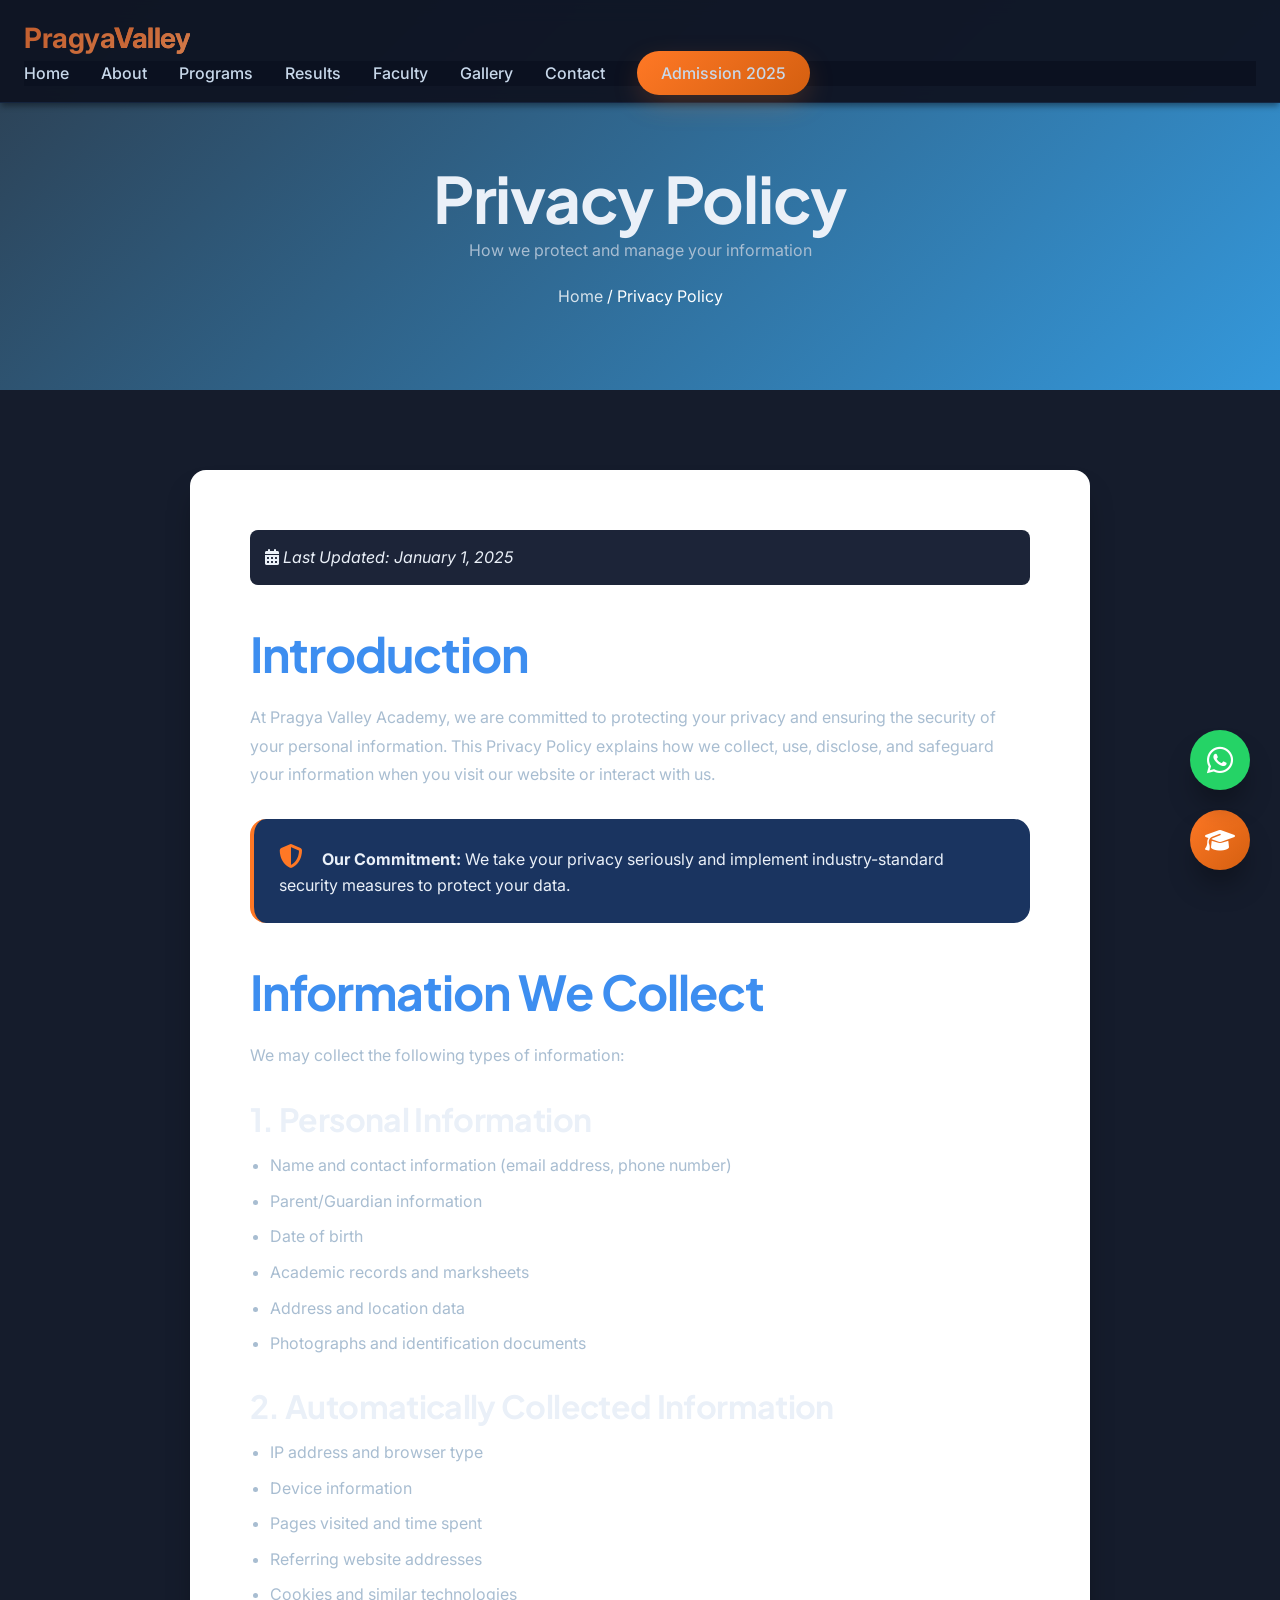
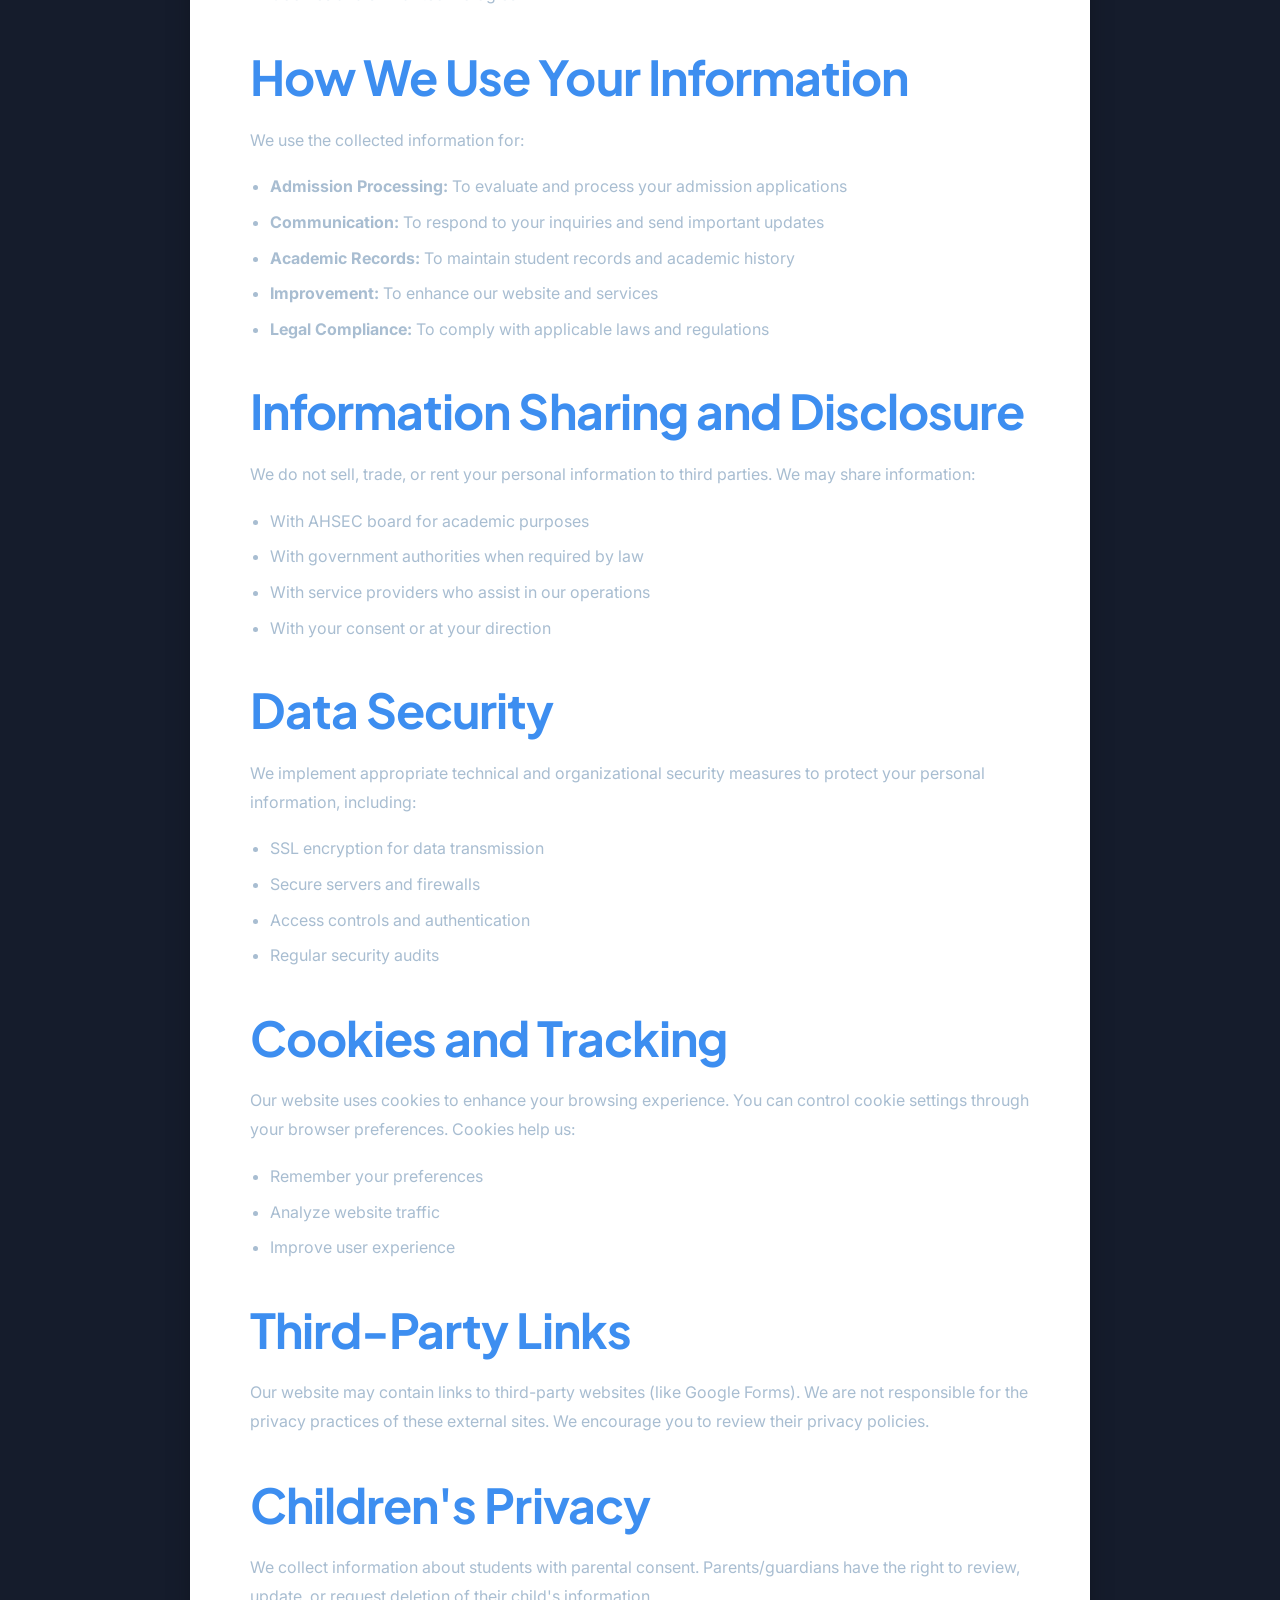
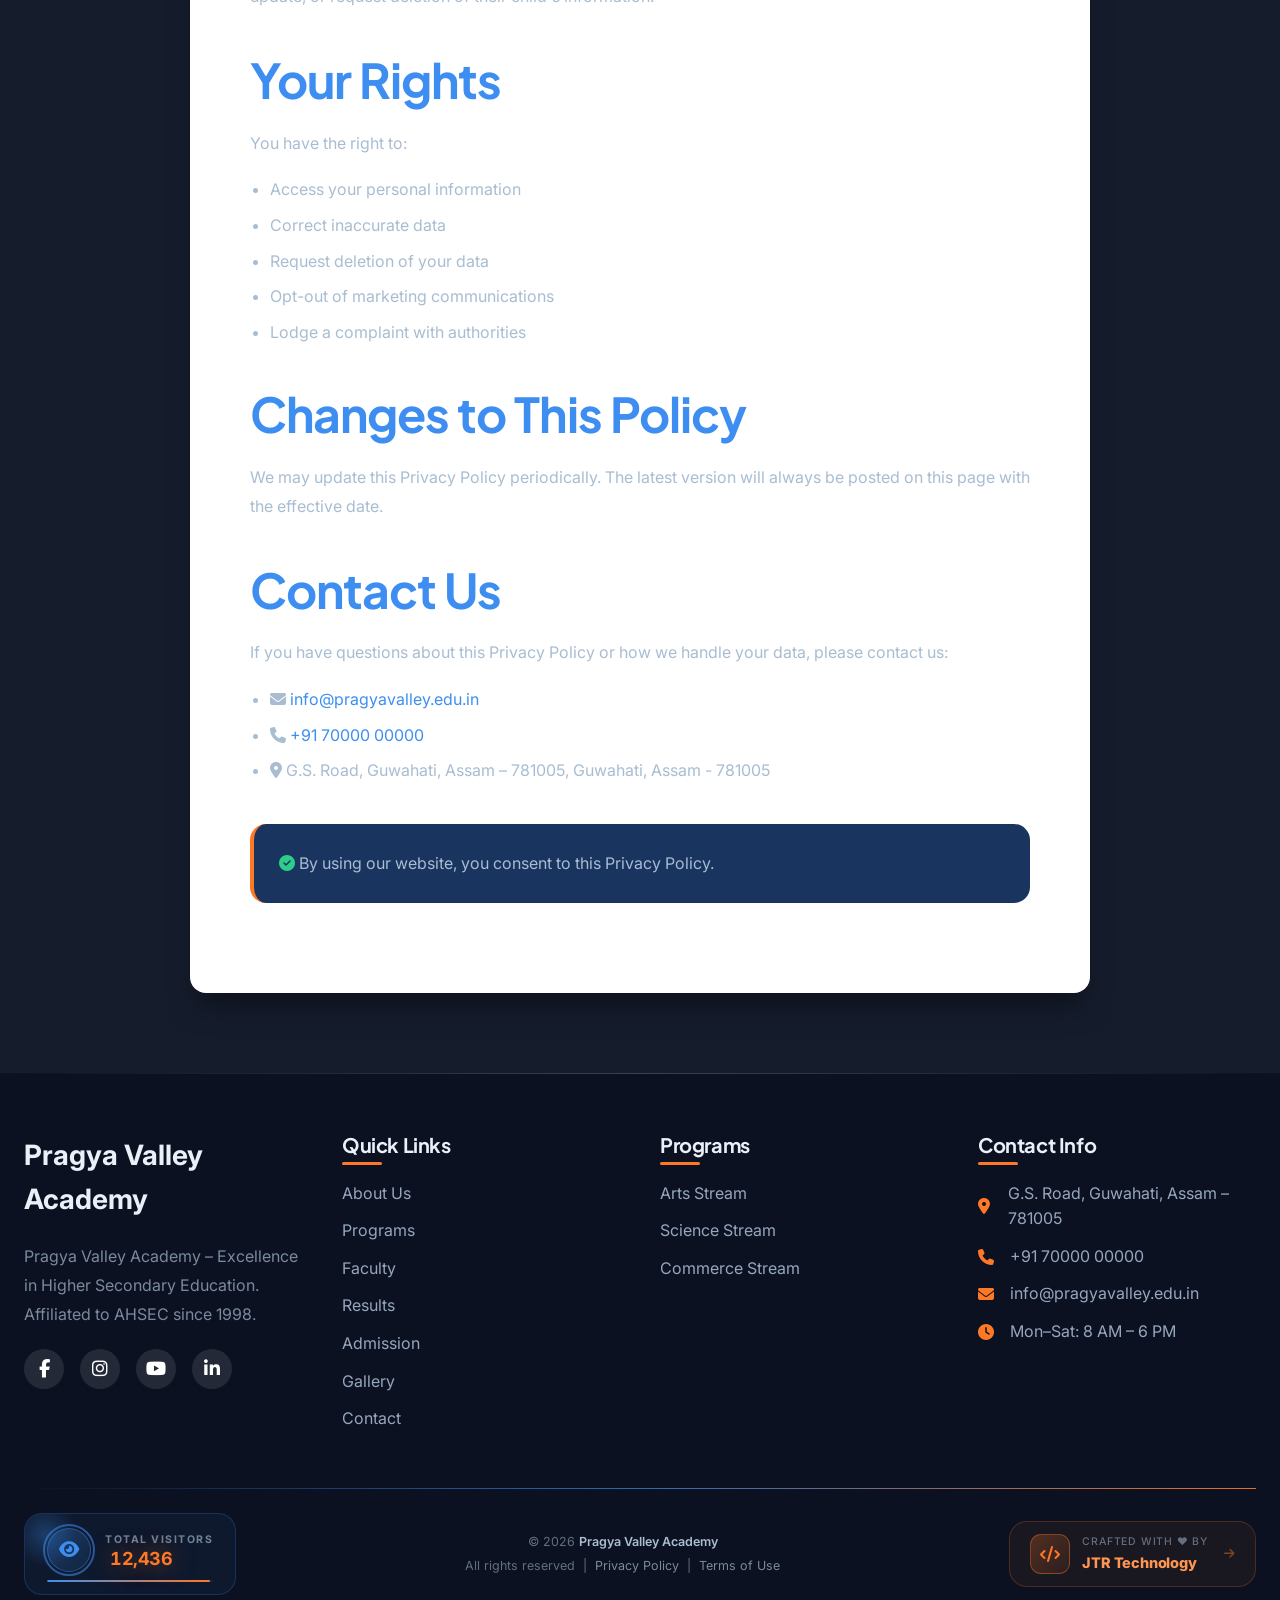
<file: privacy.html>
<!DOCTYPE html>
<html lang="en">
<head>
    <meta charset="UTF-8">
    <meta name="viewport" content="width=1280, initial-scale=1.0">
    <title>Privacy Policy - Pragya Valley Academy</title>
    <meta name="description" content="Privacy Policy of Pragya Valley Academy. Learn how we collect, use, and protect your personal information.">
    
    <link rel="preconnect" href="https://fonts.googleapis.com">
    <link rel="preconnect" href="https://fonts.gstatic.com" crossorigin>
    <link href="https://fonts.googleapis.com/css2?family=Inter:opsz,wght@14..32,300..700&family=Plus+Jakarta+Sans:wght@400;500;600;700&display=swap" rel="stylesheet">
    <link rel="stylesheet" href="https://cdnjs.cloudflare.com/ajax/libs/font-awesome/6.4.0/css/all.min.css">
    <link rel="stylesheet" href="css/style.css">
    
    <style>
        .legal-header {
            background: linear-gradient(135deg, #2c3e50 0%, #3498db 100%);
            padding: 160px 0 80px;
            color: white;
            text-align: center;
        }
        
        .legal-content {
            padding: 80px 0;
        }
        
        .legal-container {
            max-width: 900px;
            margin: 0 auto;
            background: white;
            padding: 60px;
            border-radius: var(--border-radius);
            box-shadow: var(--shadow-lg);
        }
        
        .legal-container h2 {
            color: var(--primary);
            margin: 40px 0 20px;
        }
        
        .legal-container h2:first-child {
            margin-top: 0;
        }
        
        .legal-container h3 {
            margin: 30px 0 15px;
            color: var(--text-dark);
        }
        
        .legal-container p {
            margin-bottom: 20px;
            line-height: 1.8;
            color: var(--text-light);
        }
        
        .legal-container ul {
            margin-bottom: 20px;
            padding-left: 20px;
        }
        
        .legal-container li {
            margin-bottom: 10px;
            color: var(--text-light);
        }
        
        .legal-container .last-updated {
            background: var(--bg-light);
            padding: 15px;
            border-radius: var(--border-radius-sm);
            margin-bottom: 30px;
            font-style: italic;
        }
        
        .legal-container .highlight-box {
            background: var(--primary-light);
            padding: 25px;
            border-radius: var(--border-radius);
            margin: 30px 0;
            border-left: 4px solid var(--secondary);
        }
        
        @media (max-width: 768px) {
            .legal-container {
                padding: 30px;
            }
        }
    </style>
</head>
<body>
    <!-- Sticky elements -->
    <div class="sticky-admission">
        <a href="admission.html" class="sticky-btn">
            <i class="fas fa-graduation-cap"></i>
            <span class="tooltip">Apply Now</span>
        </a>
    </div>

    <a href="https://wa.me/917000000000" class="floating-whatsapp" target="_blank">
        <i class="fab fa-whatsapp"></i>
    </a>

    <!-- Navigation -->
    <nav class="navbar">
        <div class="container nav-container">
            <a href="index.html" class="logo"><span data-school-short-name>Pragya<span>Valley</span></span></a>
            <div class="mobile-toggle">
                <i class="fas fa-bars"></i>
            </div>
            <ul class="nav-menu">
                <li><a href="index.html">Home</a></li>
                <li><a href="about.html">About</a></li>
                <li><a href="programs.html">Programs</a></li>
                <li><a href="results.html">Results</a></li>
                <li><a href="faculty.html">Faculty</a></li>
                <li><a href="gallery.html">Gallery</a></li>
                <li><a href="contact.html">Contact</a></li>
                <li><a href="admission.html" class="nav-cta">Admission 2025</a></li>
            </ul>
        </div>
    </nav>

    <!-- Page Header -->
    <section class="legal-header">
        <div class="container">
            <h1>Privacy Policy</h1>
            <p>How we protect and manage your information</p>
            <div class="breadcrumb">
                <a href="index.html">Home</a> / <span>Privacy Policy</span>
            </div>
        </div>
    </section>

    <!-- Privacy Policy Content -->
    <section class="legal-content">
        <div class="container">
            <div class="legal-container">
                <div class="last-updated">
                    <i class="fas fa-calendar-alt"></i> Last Updated: January 1, 2025
                </div>
                
                <h2>Introduction</h2>
                <p>At Pragya Valley Academy, we are committed to protecting your privacy and ensuring the security of your personal information. This Privacy Policy explains how we collect, use, disclose, and safeguard your information when you visit our website or interact with us.</p>
                
                <div class="highlight-box">
                    <i class="fas fa-shield-alt" style="font-size: 24px; color: var(--secondary); margin-right: 15px;"></i>
                    <strong>Our Commitment:</strong> We take your privacy seriously and implement industry-standard security measures to protect your data.
                </div>
                
                <h2>Information We Collect</h2>
                <p>We may collect the following types of information:</p>
                
                <h3>1. Personal Information</h3>
                <ul>
                    <li>Name and contact information (email address, phone number)</li>
                    <li>Parent/Guardian information</li>
                    <li>Date of birth</li>
                    <li>Academic records and marksheets</li>
                    <li>Address and location data</li>
                    <li>Photographs and identification documents</li>
                </ul>
                
                <h3>2. Automatically Collected Information</h3>
                <ul>
                    <li>IP address and browser type</li>
                    <li>Device information</li>
                    <li>Pages visited and time spent</li>
                    <li>Referring website addresses</li>
                    <li>Cookies and similar technologies</li>
                </ul>
                
                <h2>How We Use Your Information</h2>
                <p>We use the collected information for:</p>
                <ul>
                    <li><strong>Admission Processing:</strong> To evaluate and process your admission applications</li>
                    <li><strong>Communication:</strong> To respond to your inquiries and send important updates</li>
                    <li><strong>Academic Records:</strong> To maintain student records and academic history</li>
                    <li><strong>Improvement:</strong> To enhance our website and services</li>
                    <li><strong>Legal Compliance:</strong> To comply with applicable laws and regulations</li>
                </ul>
                
                <h2>Information Sharing and Disclosure</h2>
                <p>We do not sell, trade, or rent your personal information to third parties. We may share information:</p>
                <ul>
                    <li>With AHSEC board for academic purposes</li>
                    <li>With government authorities when required by law</li>
                    <li>With service providers who assist in our operations</li>
                    <li>With your consent or at your direction</li>
                </ul>
                
                <h2>Data Security</h2>
                <p>We implement appropriate technical and organizational security measures to protect your personal information, including:</p>
                <ul>
                    <li>SSL encryption for data transmission</li>
                    <li>Secure servers and firewalls</li>
                    <li>Access controls and authentication</li>
                    <li>Regular security audits</li>
                </ul>
                
                <h2>Cookies and Tracking</h2>
                <p>Our website uses cookies to enhance your browsing experience. You can control cookie settings through your browser preferences. Cookies help us:</p>
                <ul>
                    <li>Remember your preferences</li>
                    <li>Analyze website traffic</li>
                    <li>Improve user experience</li>
                </ul>
                
                <h2>Third-Party Links</h2>
                <p>Our website may contain links to third-party websites (like Google Forms). We are not responsible for the privacy practices of these external sites. We encourage you to review their privacy policies.</p>
                
                <h2>Children's Privacy</h2>
                <p>We collect information about students with parental consent. Parents/guardians have the right to review, update, or request deletion of their child's information.</p>
                
                <h2>Your Rights</h2>
                <p>You have the right to:</p>
                <ul>
                    <li>Access your personal information</li>
                    <li>Correct inaccurate data</li>
                    <li>Request deletion of your data</li>
                    <li>Opt-out of marketing communications</li>
                    <li>Lodge a complaint with authorities</li>
                </ul>
                
                <h2>Changes to This Policy</h2>
                <p>We may update this Privacy Policy periodically. The latest version will always be posted on this page with the effective date.</p>
                
                <h2>Contact Us</h2>
                <p>If you have questions about this Privacy Policy or how we handle your data, please contact us:</p>
                <ul>
                    <li><i class="fas fa-envelope"></i> <a href="mailto:privacy@pragyavalley.edu.in" data-email>privacy@pragyavalley.edu.in</a></li>
                    <li><i class="fas fa-phone"></i> <a href="tel:+917000000000" data-phone>+91 70000 00000</a></li>
                    <li><i class="fas fa-map-marker-alt"></i> <span data-address>G.S. Road</span>, <span data-city>Guwahati</span>, <span data-state>Assam</span> - <span data-pincode>781005</span></li>
                </ul>
                
                <div class="highlight-box" style="margin-top: 40px;">
                    <p style="margin-bottom: 0;"><i class="fas fa-check-circle" style="color: var(--accent);"></i> By using our website, you consent to this Privacy Policy.</p>
                </div>
            </div>
        </div>
    </section>

    <!-- Footer -->
    <footer class="footer">
        <div class="container">
            <div class="footer-grid">
                <div class="footer-col">
                    <a href="index.html" class="footer-logo"><span data-school-name>Pragya<span>Valley</span></span></a>
                    <p data-school-tagline>Assam's premier higher secondary institute affiliated to AHSEC. Excellence in Arts, Science & Commerce since 1998.</p>
                    <div class="social-links">
                        <a href="#"><i class="fab fa-facebook-f"></i></a>
                        <a href="#"><i class="fab fa-instagram"></i></a>
                        <a href="#"><i class="fab fa-youtube"></i></a>
                        <a href="#"><i class="fab fa-linkedin-in"></i></a>
                    </div>
                </div>

                <div class="footer-col">
                    <h3>Quick Links</h3>
                    <ul>
                        <li><a href="about.html">About Us</a></li>
                        <li><a href="programs.html">Programs</a></li>
                        <li><a href="faculty.html">Faculty</a></li>
                        <li><a href="results.html">Results</a></li>
                        <li><a href="admission.html">Admission</a></li>
                    </ul>
                </div>

                <div class="footer-col">
                    <h3>Programs</h3>
                    <ul>
                        <li><a href="arts.html">Arts Stream</a></li>
                        <li><a href="science.html">Science Stream</a></li>
                        <li><a href="commerce.html">Commerce Stream</a></li>
                    </ul>
                </div>

                <div class="footer-col">
                    <h3>Contact Info</h3>
                    <ul class="contact-info">
                        <li><i class="fas fa-map-marker-alt"></i> <span data-address>G.S. Road</span>, <span data-city>Guwahati</span>, <span data-state>Assam</span> - <span data-pincode>781005</span></li>
                        <li><i class="fas fa-phone"></i> <a href="tel:+917000000000" data-phone>+91 70000 00000</a></li>
                        <li><i class="fas fa-envelope"></i> <a href="mailto:info@pragyavalley.edu.in" data-email>info@pragyavalley.edu.in</a></li>
                        <li><i class="fas fa-clock"></i> Mon-Sat: 8AM - 6PM</li>
                    </ul>
                </div>
            </div>

            <div class="footer-bottom">
                <p>&copy; 2025 <span data-school-name>Pragya Valley Academy</span>. All rights reserved. | Affiliated to AHSEC (Code: 18007) | 
                <a href="privacy.html">Privacy Policy</a> | <a href="terms.html">Terms of Use</a></p>
            </div>
        </div>
    </footer>
    <!-- SCRIPTS -->
    <script src="https://cdn.jsdelivr.net/npm/swiper@11/swiper-bundle.min.js"></script>
    <script src="js/config.js"></script>
    <script src="js/config-loader.js"></script>
    <script src="js/footer-generator.js"></script>
    <script src="js/main.js"></script>
</body>
</html>
</file>
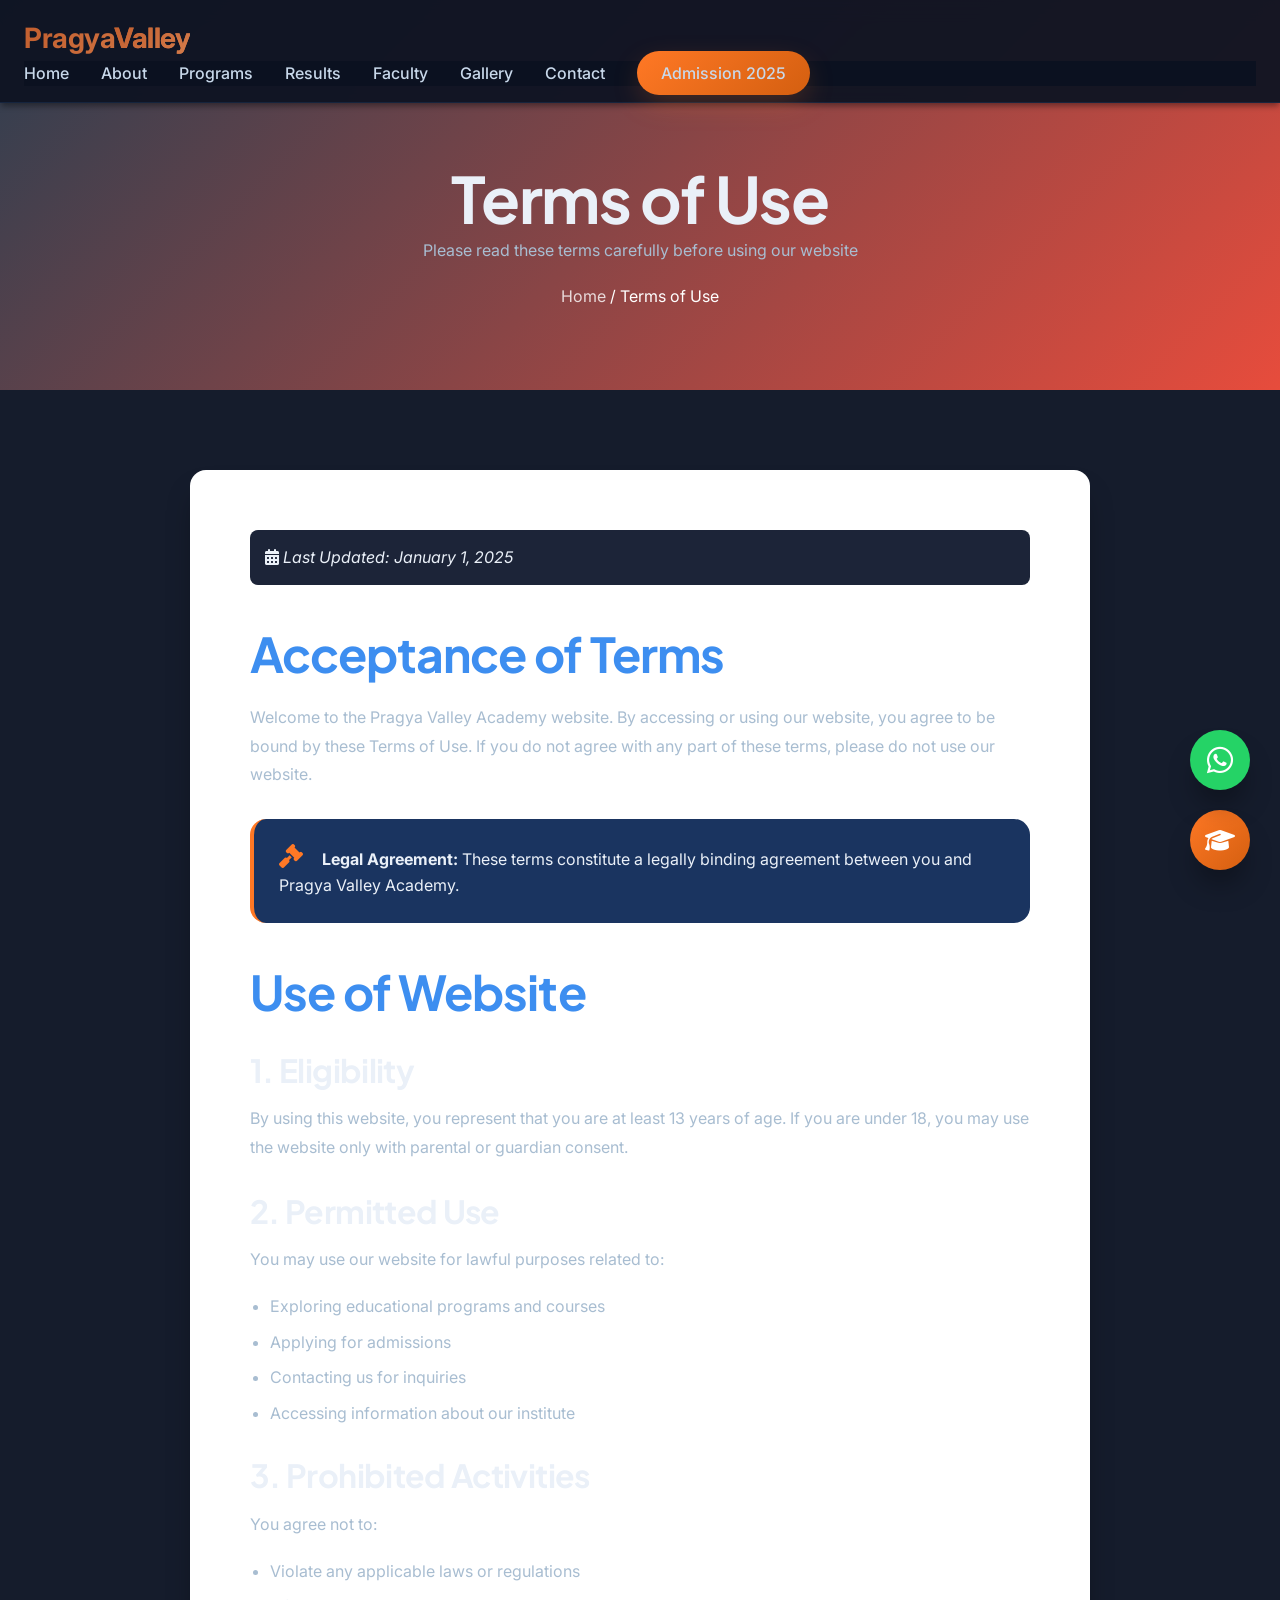
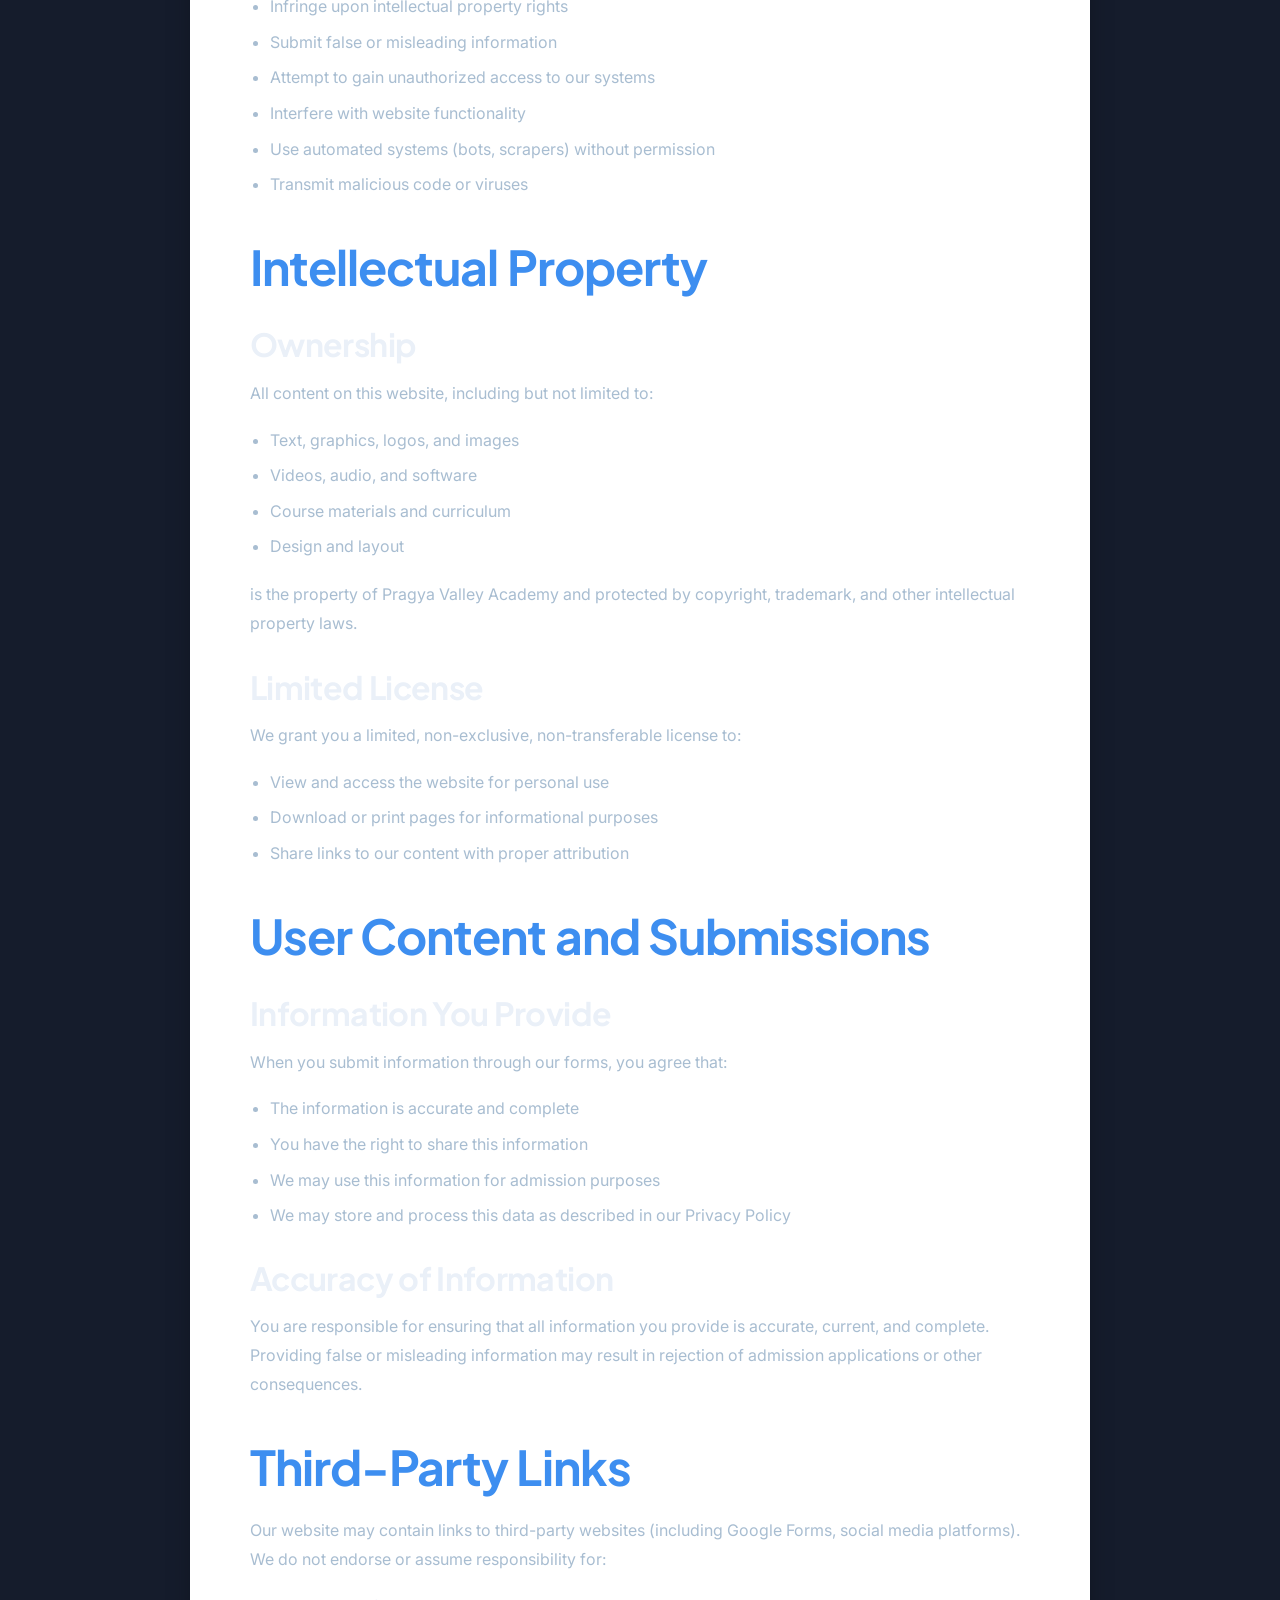
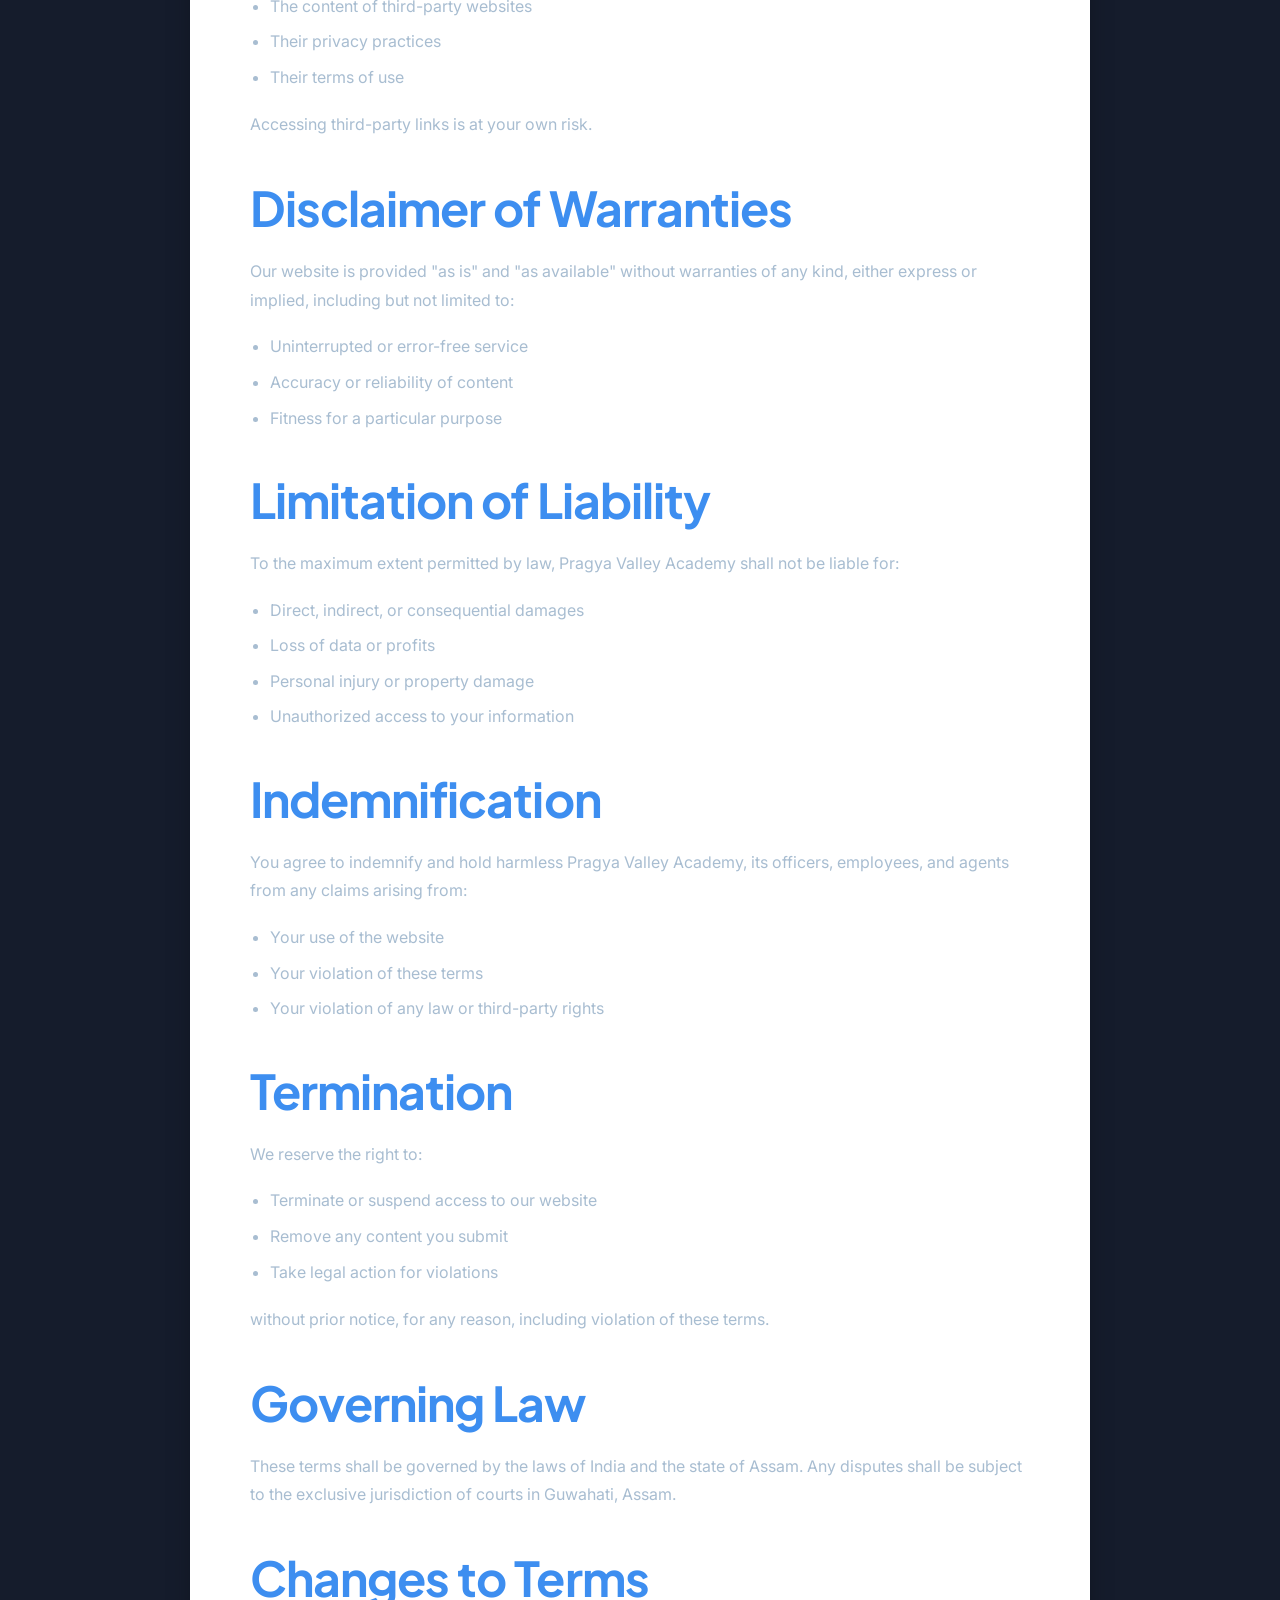
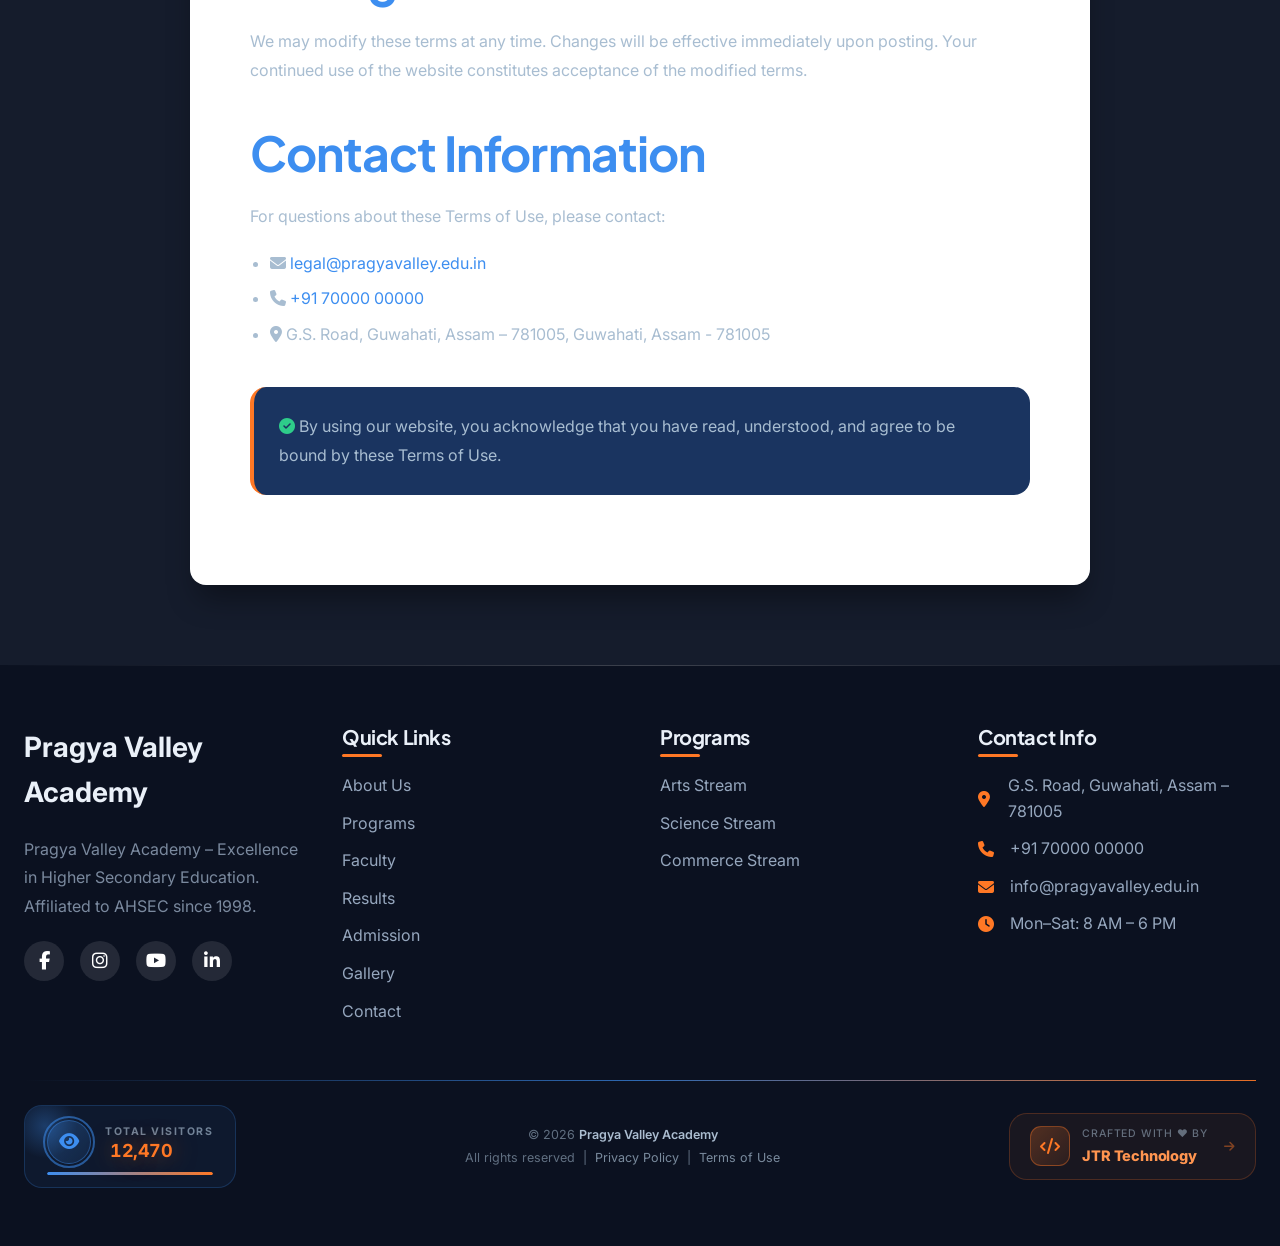
<file: terms.html>
<!DOCTYPE html>
<html lang="en">
<head>
    <meta charset="UTF-8">
    <meta name="viewport" content="width=1280, initial-scale=1.0">
    <title>Terms of Use - Pragya Valley Academy</title>
    <meta name="description" content="Terms of Use for Pragya Valley Academy website. Please read these terms carefully before using our website.">
    
    <link rel="preconnect" href="https://fonts.googleapis.com">
    <link rel="preconnect" href="https://fonts.gstatic.com" crossorigin>
    <link href="https://fonts.googleapis.com/css2?family=Inter:opsz,wght@14..32,300..700&family=Plus+Jakarta+Sans:wght@400;500;600;700&display=swap" rel="stylesheet">
    <link rel="stylesheet" href="https://cdnjs.cloudflare.com/ajax/libs/font-awesome/6.4.0/css/all.min.css">
    <link rel="stylesheet" href="css/style.css">
    
    <style>
        .legal-header {
            background: linear-gradient(135deg, #2c3e50 0%, #e74c3c 100%);
            padding: 160px 0 80px;
            color: white;
            text-align: center;
        }
        
        .legal-content {
            padding: 80px 0;
        }
        
        .legal-container {
            max-width: 900px;
            margin: 0 auto;
            background: white;
            padding: 60px;
            border-radius: var(--border-radius);
            box-shadow: var(--shadow-lg);
        }
        
        .legal-container h2 {
            color: var(--primary);
            margin: 40px 0 20px;
        }
        
        .legal-container h2:first-child {
            margin-top: 0;
        }
        
        .legal-container h3 {
            margin: 30px 0 15px;
            color: var(--text-dark);
        }
        
        .legal-container p {
            margin-bottom: 20px;
            line-height: 1.8;
            color: var(--text-light);
        }
        
        .legal-container ul, .legal-container ol {
            margin-bottom: 20px;
            padding-left: 20px;
        }
        
        .legal-container li {
            margin-bottom: 10px;
            color: var(--text-light);
        }
        
        .legal-container .last-updated {
            background: var(--bg-light);
            padding: 15px;
            border-radius: var(--border-radius-sm);
            margin-bottom: 30px;
            font-style: italic;
        }
        
        .legal-container .highlight-box {
            background: var(--primary-light);
            padding: 25px;
            border-radius: var(--border-radius);
            margin: 30px 0;
            border-left: 4px solid var(--secondary);
        }
        
        .legal-container .terms-table {
            width: 100%;
            border-collapse: collapse;
            margin: 20px 0;
        }
        
        .legal-container .terms-table th,
        .legal-container .terms-table td {
            padding: 12px;
            border: 1px solid #eee;
            text-align: left;
        }
        
        .legal-container .terms-table th {
            background: var(--primary-light);
        }
    </style>
</head>
<body>
    <!-- Sticky elements -->
    <div class="sticky-admission">
        <a href="admission.html" class="sticky-btn">
            <i class="fas fa-graduation-cap"></i>
            <span class="tooltip">Apply Now</span>
        </a>
    </div>

    <a href="https://wa.me/917000000000" class="floating-whatsapp" target="_blank">
        <i class="fab fa-whatsapp"></i>
    </a>

    <!-- Navigation -->
    <nav class="navbar">
        <div class="container nav-container">
            <a href="index.html" class="logo"><span data-school-short-name>Pragya<span>Valley</span></span></a>
            <div class="mobile-toggle">
                <i class="fas fa-bars"></i>
            </div>
            <ul class="nav-menu">
                <li><a href="index.html">Home</a></li>
                <li><a href="about.html">About</a></li>
                <li><a href="programs.html">Programs</a></li>
                <li><a href="results.html">Results</a></li>
                <li><a href="faculty.html">Faculty</a></li>
                <li><a href="gallery.html">Gallery</a></li>
                <li><a href="contact.html">Contact</a></li>
                <li><a href="admission.html" class="nav-cta">Admission 2025</a></li>
            </ul>
        </div>
    </nav>

    <!-- Page Header -->
    <section class="legal-header">
        <div class="container">
            <h1>Terms of Use</h1>
            <p>Please read these terms carefully before using our website</p>
            <div class="breadcrumb">
                <a href="index.html">Home</a> / <span>Terms of Use</span>
            </div>
        </div>
    </section>

    <!-- Terms Content -->
    <section class="legal-content">
        <div class="container">
            <div class="legal-container">
                <div class="last-updated">
                    <i class="fas fa-calendar-alt"></i> Last Updated: January 1, 2025
                </div>
                
                <h2>Acceptance of Terms</h2>
                <p>Welcome to the Pragya Valley Academy website. By accessing or using our website, you agree to be bound by these Terms of Use. If you do not agree with any part of these terms, please do not use our website.</p>
                
                <div class="highlight-box">
                    <i class="fas fa-gavel" style="font-size: 24px; color: var(--secondary); margin-right: 15px;"></i>
                    <strong>Legal Agreement:</strong> These terms constitute a legally binding agreement between you and Pragya Valley Academy.
                </div>
                
                <h2>Use of Website</h2>
                
                <h3>1. Eligibility</h3>
                <p>By using this website, you represent that you are at least 13 years of age. If you are under 18, you may use the website only with parental or guardian consent.</p>
                
                <h3>2. Permitted Use</h3>
                <p>You may use our website for lawful purposes related to:</p>
                <ul>
                    <li>Exploring educational programs and courses</li>
                    <li>Applying for admissions</li>
                    <li>Contacting us for inquiries</li>
                    <li>Accessing information about our institute</li>
                </ul>
                
                <h3>3. Prohibited Activities</h3>
                <p>You agree not to:</p>
                <ul>
                    <li>Violate any applicable laws or regulations</li>
                    <li>Infringe upon intellectual property rights</li>
                    <li>Submit false or misleading information</li>
                    <li>Attempt to gain unauthorized access to our systems</li>
                    <li>Interfere with website functionality</li>
                    <li>Use automated systems (bots, scrapers) without permission</li>
                    <li>Transmit malicious code or viruses</li>
                </ul>
                
                <h2>Intellectual Property</h2>
                
                <h3>Ownership</h3>
                <p>All content on this website, including but not limited to:</p>
                <ul>
                    <li>Text, graphics, logos, and images</li>
                    <li>Videos, audio, and software</li>
                    <li>Course materials and curriculum</li>
                    <li>Design and layout</li>
                </ul>
                <p>is the property of Pragya Valley Academy and protected by copyright, trademark, and other intellectual property laws.</p>
                
                <h3>Limited License</h3>
                <p>We grant you a limited, non-exclusive, non-transferable license to:</p>
                <ul>
                    <li>View and access the website for personal use</li>
                    <li>Download or print pages for informational purposes</li>
                    <li>Share links to our content with proper attribution</li>
                </ul>
                
                <h2>User Content and Submissions</h2>
                
                <h3>Information You Provide</h3>
                <p>When you submit information through our forms, you agree that:</p>
                <ul>
                    <li>The information is accurate and complete</li>
                    <li>You have the right to share this information</li>
                    <li>We may use this information for admission purposes</li>
                    <li>We may store and process this data as described in our Privacy Policy</li>
                </ul>
                
                <h3>Accuracy of Information</h3>
                <p>You are responsible for ensuring that all information you provide is accurate, current, and complete. Providing false or misleading information may result in rejection of admission applications or other consequences.</p>
                
                <h2>Third-Party Links</h2>
                <p>Our website may contain links to third-party websites (including Google Forms, social media platforms). We do not endorse or assume responsibility for:</p>
                <ul>
                    <li>The content of third-party websites</li>
                    <li>Their privacy practices</li>
                    <li>Their terms of use</li>
                </ul>
                <p>Accessing third-party links is at your own risk.</p>
                
                <h2>Disclaimer of Warranties</h2>
                <p>Our website is provided "as is" and "as available" without warranties of any kind, either express or implied, including but not limited to:</p>
                <ul>
                    <li>Uninterrupted or error-free service</li>
                    <li>Accuracy or reliability of content</li>
                    <li>Fitness for a particular purpose</li>
                </ul>
                
                <h2>Limitation of Liability</h2>
                <p>To the maximum extent permitted by law, Pragya Valley Academy shall not be liable for:</p>
                <ul>
                    <li>Direct, indirect, or consequential damages</li>
                    <li>Loss of data or profits</li>
                    <li>Personal injury or property damage</li>
                    <li>Unauthorized access to your information</li>
                </ul>
                
                <h2>Indemnification</h2>
                <p>You agree to indemnify and hold harmless Pragya Valley Academy, its officers, employees, and agents from any claims arising from:</p>
                <ul>
                    <li>Your use of the website</li>
                    <li>Your violation of these terms</li>
                    <li>Your violation of any law or third-party rights</li>
                </ul>
                
                <h2>Termination</h2>
                <p>We reserve the right to:</p>
                <ul>
                    <li>Terminate or suspend access to our website</li>
                    <li>Remove any content you submit</li>
                    <li>Take legal action for violations</li>
                </ul>
                <p>without prior notice, for any reason, including violation of these terms.</p>
                
                <h2>Governing Law</h2>
                <p>These terms shall be governed by the laws of India and the state of Assam. Any disputes shall be subject to the exclusive jurisdiction of courts in Guwahati, Assam.</p>
                
                <h2>Changes to Terms</h2>
                <p>We may modify these terms at any time. Changes will be effective immediately upon posting. Your continued use of the website constitutes acceptance of the modified terms.</p>
                
                <h2>Contact Information</h2>
                <p>For questions about these Terms of Use, please contact:</p>
                <ul>
                    <li><i class="fas fa-envelope"></i> <a href="mailto:legal@pragyavalley.edu.in">legal@pragyavalley.edu.in</a></li>
                    <li><i class="fas fa-phone"></i> <a href="tel:+917000000000" data-phone>+91 70000 00000</a></li>
                    <li><i class="fas fa-map-marker-alt"></i> <span data-address>G.S. Road</span>, <span data-city>Guwahati</span>, <span data-state>Assam</span> - <span data-pincode>781005</span></li>
                </ul>
                
                <div class="highlight-box" style="margin-top: 40px;">
                    <p style="margin-bottom: 0;"><i class="fas fa-check-circle" style="color: var(--accent);"></i> By using our website, you acknowledge that you have read, understood, and agree to be bound by these Terms of Use.</p>
                </div>
            </div>
        </div>
    </section>

    <!-- Footer -->
    <footer class="footer">
        <div class="container">
            <div class="footer-grid">
                <div class="footer-col">
                    <a href="index.html" class="footer-logo"><span data-school-name>Pragya<span>Valley</span></span></a>
                    <p data-school-tagline>Assam's premier higher secondary institute affiliated to AHSEC. Excellence in Arts, Science & Commerce since 1998.</p>
                    <div class="social-links">
                        <a href="#"><i class="fab fa-facebook-f"></i></a>
                        <a href="#"><i class="fab fa-instagram"></i></a>
                        <a href="#"><i class="fab fa-youtube"></i></a>
                        <a href="#"><i class="fab fa-linkedin-in"></i></a>
                    </div>
                </div>

                <div class="footer-col">
                    <h3>Quick Links</h3>
                    <ul>
                        <li><a href="about.html">About Us</a></li>
                        <li><a href="programs.html">Programs</a></li>
                        <li><a href="faculty.html">Faculty</a></li>
                        <li><a href="results.html">Results</a></li>
                        <li><a href="admission.html">Admission</a></li>
                    </ul>
                </div>

                <div class="footer-col">
                    <h3>Programs</h3>
                    <ul>
                        <li><a href="arts.html">Arts Stream</a></li>
                        <li><a href="science.html">Science Stream</a></li>
                        <li><a href="commerce.html">Commerce Stream</a></li>
                    </ul>
                </div>

                <div class="footer-col">
                    <h3>Contact Info</h3>
                    <ul class="contact-info">
                        <li><i class="fas fa-map-marker-alt"></i> <span data-address>G.S. Road</span>, <span data-city>Guwahati</span>, <span data-state>Assam</span> - <span data-pincode>781005</span></li>
                        <li><i class="fas fa-phone"></i> <a href="tel:+917000000000" data-phone>+91 70000 00000</a></li>
                        <li><i class="fas fa-envelope"></i> <a href="mailto:info@pragyavalley.edu.in" data-email>info@pragyavalley.edu.in</a></li>
                        <li><i class="fas fa-clock"></i> Mon-Sat: 8AM - 6PM</li>
                    </ul>
                </div>
            </div>

            <div class="footer-bottom">
                <p>&copy; 2025 <span data-school-name>Pragya Valley Academy</span>. All rights reserved. | Affiliated to AHSEC (Code: 18007) | 
                <a href="privacy.html">Privacy Policy</a> | <a href="terms.html">Terms of Use</a></p>
            </div>
        </div>
    </footer>
    <!-- SCRIPTS -->
    <script src="https://cdn.jsdelivr.net/npm/swiper@11/swiper-bundle.min.js"></script>
    <script src="js/config.js"></script>
    <script src="js/config-loader.js"></script>
    <script src="js/footer-generator.js"></script>
    <script src="js/main.js"></script>
</body>
</html>
</file>
<file: css/style.css>
/* ============================================
   PRAGYA VALLEY ACADEMY - MAIN STYLESHEET
   Soft, Eye-Friendly Color Scheme
   ============================================ */
/*This will force to always open in desktop mood*/
body {
    min-width: 1280px;
}

/* ===== RESET & VARIABLES ===== */
* {
    margin: 0;
    padding: 0;
    box-sizing: border-box;
}

:root {
    /* Soft, Eye-Friendly Colors */
    --primary: #1e4a6b;        /* Deep Teal Blue - easier on eyes */
    --primary-dark: #0f2c3d;
    --primary-light: #e2f0f9;   /* Very soft blue */
    
    --secondary: #c25e2e;       /* Warm Terracotta - softer than bright orange */
    --secondary-dark: #9e4b24;
    --secondary-light: #fae6db;  /* Soft peach */
    
    --accent: #2c7a4d;          /* Muted Green */
    --accent-light: #e2f0e8;
    
    /* Background Colors - Soft and Warm */
    --bg-main: #f5f2ed;          /* Warm off-white - main background */
    /* --bg-main: #8fad44; */    /* OLD GREEN - disabled */
    --bg-light: #faf7f2;         /* Slightly lighter warm */
    --bg-card: #ffffff;          /* Pure white for cards */
    --bg-alt: #f0e9e2;           /* Alternate warm background */
    
    /* Text Colors - High Contrast but Soft */
    --text-dark: #2c3e4f;        /* Soft dark blue-gray */
    --text-light: #5b6f82;        /* Medium soft gray-blue */
    --text-muted: #8a9aa8;        /* Muted gray */
    
    --white: #ffffff;
    --black: #1a1e24;
    
    /* Status Colors - Softer versions */
    --success: #2c7a4d;
    --warning: #b9770e;
    --danger: #b34141;
    --info: #2c6e8f;

    /* Gradients - Softer */
    --gradient-1: linear-gradient(135deg, #1e4a6b 0%, #2c6e8f 100%);
    --gradient-2: linear-gradient(135deg, #c25e2e 0%, #d47b4a 100%);
    --gradient-3: linear-gradient(135deg, #4f6d7a 0%, #2c6e8f 100%);
    --gradient-4: linear-gradient(135deg, #2c7a4d 0%, #3f9a62 100%);
    --gradient-5: linear-gradient(135deg, #b34141 0%, #c25e2e 100%);

    /* Shadows - Softer */
    --shadow-sm: 0 4px 6px -1px rgba(0, 0, 0, 0.05), 0 2px 4px -1px rgba(0, 0, 0, 0.03);
    --shadow-md: 0 10px 15px -3px rgba(0, 0, 0, 0.05), 0 4px 6px -2px rgba(0, 0, 0, 0.02);
    --shadow-lg: 0 20px 25px -5px rgba(0, 0, 0, 0.05), 0 10px 10px -5px rgba(0, 0, 0, 0.02);
    --shadow-xl: 0 25px 50px -12px rgba(0, 0, 0, 0.1);
    --shadow-inner: inset 0 2px 4px 0 rgba(0, 0, 0, 0.02);
    --shadow-glass: 0 8px 32px 0 rgba(31, 38, 135, 0.08);
    --shadow-colored: 0 10px 30px -5px rgba(194, 94, 46, 0.15);

    /* Border Radius */
    --border-radius-sm: 8px;
    --border-radius: 16px;
    --border-radius-lg: 24px;
    --border-radius-xl: 32px;
    --border-radius-2xl: 40px;
    --border-radius-full: 9999px;

    /* Spacing */
    --spacing-xs: 4px;
    --spacing-sm: 8px;
    --spacing-md: 16px;
    --spacing-lg: 24px;
    --spacing-xl: 32px;
    --spacing-2xl: 40px;
    --spacing-3xl: 48px;
    --spacing-4xl: 56px;
    --spacing-5xl: 64px;

    /* Typography */
    --font-sans: 'Inter', -apple-system, BlinkMacSystemFont, 'Segoe UI', Roboto, sans-serif;
    --font-display: 'Plus Jakarta Sans', var(--font-sans);
    --font-mono: ui-monospace, monospace;

    /* Transitions */
    --transition-fast: 150ms ease;
    --transition: 300ms ease;
    --transition-slow: 500ms ease;
    --transition-bounce: 500ms cubic-bezier(0.68, -0.55, 0.265, 1.55);

    /* Z-index */
    --z-negative: -1;
    --z-elevate: 1;
    --z-sticky: 100;
    --z-dropdown: 1000;
    --z-overlay: 2000;
    --z-modal: 3000;
    --z-popover: 4000;
    --z-toast: 5000;
    --z-tooltip: 6000;
}

/* ===== DARK MODE VARIABLES (Optional - softer dark) ===== */
@media (prefers-color-scheme: dark) {
    :root {
        --bg-main: #1a242b;
        --bg-light: #1f2a33;
        --bg-card: #2a3640;
        --bg-alt: #151e25;
        --text-dark: #e1e9f0;
       --text-light: #a3a9f0;
       /* --text-light: #b8c7d9;*/
        --text-muted: #8a9aa8;
        --primary-light: #2a3f4f;
        --secondary-light: #4a3a33;
    }
}

/* ===== BASE STYLES ===== */
html {
    scroll-behavior: smooth;
    font-size: 16px;
}

body {
    font-family: var(--font-sans);
    color: var(--text-dark);
    background-color: var(--bg-main);
    line-height: 1.6;
    overflow-x: hidden;
    -webkit-font-smoothing: antialiased;
    -moz-osx-font-smoothing: grayscale;
}

h1, h2, h3, h4, h5, h6 {
    font-family: var(--font-display);
    font-weight: 700;
    line-height: 1.2;
    letter-spacing: -0.02em;
    color: var(--text-dark);
}

h1 { font-size: clamp(2.5rem, 5vw, 4rem); }
h2 { font-size: clamp(2rem, 4vw, 3rem); }
h3 { font-size: clamp(1.5rem, 3vw, 2rem); }
h4 { font-size: clamp(1.25rem, 2vw, 1.5rem); }
h5 { font-size: clamp(1.125rem, 1.5vw, 1.25rem); }
h6 { font-size: 1rem; }

p {
    margin-bottom: 1rem;
    color: var(--text-light);
    line-height: 1.7;
}

a {
    color: var(--primary);
    text-decoration: none;
    transition: var(--transition);
}

a:hover {
    color: var(--secondary);
}

img {
    max-width: 100%;
    height: auto;
    display: block;
}

/* ===== CONTAINER ===== */
.container {
    max-width: 1280px;
    margin: 0 auto;
    padding: 0 var(--spacing-lg);
}

.container-fluid {
    width: 100%;
    padding: 0 var(--spacing-lg);
}

/* ===== STICKY ADMISSION BUTTON ===== */
.sticky-admission {
    position: fixed;
    bottom: 30px;
    right: 30px;
    z-index: var(--z-sticky);
    display: flex;
    flex-direction: column;
    gap: 16px;
}

.sticky-btn {
    width: 60px;
    height: 60px;
    border-radius: 50%;
    background: var(--gradient-2);
    color: var(--white);
    display: flex;
    align-items: center;
    justify-content: center;
    font-size: 24px;
    box-shadow: var(--shadow-lg);
    transition: var(--transition-bounce);
    text-decoration: none;
    position: relative;
    overflow: hidden;
    border: none;
    cursor: pointer;
}

.sticky-btn::before {
    content: '';
    position: absolute;
    top: 0;
    left: -100%;
    width: 100%;
    height: 100%;
    background: linear-gradient(90deg, transparent, rgba(255,255,255,0.2), transparent);
    transition: left 0.5s;
}

.sticky-btn:hover::before {
    left: 100%;
}

.sticky-btn:hover {
    transform: scale(1.1) translateY(-5px);
    box-shadow: var(--shadow-xl);
}

.sticky-btn .tooltip {
    position: absolute;
    right: 70px;
    background: var(--primary-dark);
    color: white;
    padding: 8px 16px;
    border-radius: 40px;
    font-size: 14px;
    white-space: nowrap;
    opacity: 0;
    pointer-events: none;
    transition: var(--transition);
    box-shadow: var(--shadow-md);
    font-weight: 500;
}

.sticky-btn:hover .tooltip {
    opacity: 1;
    right: 80px;
}

/* ===== FLOATING WHATSAPP ===== */
.floating-whatsapp {
    position: fixed;
    bottom: 110px;
    right: 30px;
    z-index: var(--z-sticky);
    background: #25D366;
    width: 60px;
    height: 60px;
    border-radius: 50%;
    display: flex;
    align-items: center;
    justify-content: center;
    color: white;
    font-size: 30px;
    box-shadow: var(--shadow-lg);
    transition: var(--transition-bounce);
    text-decoration: none;
    animation: pulse 2s infinite;
}

@keyframes pulse {
    0% {
        box-shadow: 0 0 0 0 rgba(37, 211, 102, 0.5);
    }
    70% {
        box-shadow: 0 0 0 15px rgba(37, 211, 102, 0);
    }
    100% {
        box-shadow: 0 0 0 0 rgba(37, 211, 102, 0);
    }
}

.floating-whatsapp:hover {
    transform: scale(1.1) rotate(5deg);
    animation: none;
}

/* ===== NAVIGATION ===== */
.navbar {
    background: rgba(250, 247, 242, 0.95); /* Matching bg-light with transparency */
    backdrop-filter: blur(10px);
    -webkit-backdrop-filter: blur(10px);
    position: fixed;
    width: 100%;
    top: 0;
    z-index: var(--z-dropdown);
    box-shadow: var(--shadow-sm);
    padding: 16px 0;
    transition: var(--transition);
}

.navbar.scrolled {
    padding: 12px 0;
    background: rgba(250, 247, 242, 0.98);
    box-shadow: var(--shadow-md);
}

.logo {
    font-size: 28px;
    font-weight: 700;
    color: var(--primary);
    text-decoration: none;
    letter-spacing: -0.5px;
    transition: var(--transition);
}

.logo:hover {
    transform: scale(1.05);
}

.logo span {
    color: var(--secondary);
    background: linear-gradient(135deg, #c25e2e, #d47b4a);
    -webkit-background-clip: text;
    -webkit-text-fill-color: transparent;
    background-clip: text;
}

.nav-menu {
    display: flex;
    gap: 32px;
    list-style: none;
    align-items: center;
}

.nav-menu a {
    text-decoration: none;
    color: var(--text-dark);
    font-weight: 500;
    transition: var(--transition);
    position: relative;
    font-size: 1rem;
}

.nav-menu a::after {
    content: '';
    position: absolute;
    bottom: -5px;
    left: 50%;
    transform: translateX(-50%);
    width: 0;
    height: 2px;
    background: var(--secondary);
    transition: var(--transition);
}

.nav-menu a:hover::after,
.nav-menu a.active::after {
    width: 100%;
}

.nav-menu a:hover,
.nav-menu a.active {
   color: #1a2a2b;
    /*color: var(--secondary);*/
}

.nav-cta {
    background: var(--gradient-2);
    color: white !important;
    padding: 12px 24px;
    border-radius: 40px;
    font-weight: 600;
    box-shadow: var(--shadow-colored);
}

.nav-cta:hover {
    transform: translateY(-2px);
    box-shadow: var(--shadow-xl);
}

.nav-cta::after {
    display: none;
}

.mobile-toggle {
    display: none;
    font-size: 24px;
    cursor: pointer;
    color: var(--primary);
    background: none;
    border: none;
    padding: 8px;
    transition: var(--transition);
}

.mobile-toggle:hover {
    color: var(--secondary);
    transform: scale(1.1);
}

/* ===== HERO SECTION ===== */
.hero {
    padding: 140px 0 80px;
    background: linear-gradient(135deg, #f5f2ed 0%, #f0e9e2 100%);
    position: relative;
    overflow: hidden;
}

.hero::before {
    content: '';
    position: absolute;
    top: -50%;
    right: -10%;
    width: 70%;
    height: 140%;
    background: radial-gradient(circle, rgba(30,74,107,0.03) 0%, transparent 70%);
    border-radius: 50%;
    animation: float 20s infinite ease-in-out;
}

@keyframes float {
    0%, 100% { transform: translateY(0) rotate(0deg); }
    50% { transform: translateY(-20px) rotate(5deg); }
}

.hero::after {
    content: '';
    position: absolute;
    bottom: -10%;
    left: -10%;
    width: 50%;
    height: 100%;
    background: radial-gradient(circle, rgba(194,94,46,0.03) 0%, transparent 70%);
    border-radius: 50%;
    animation: floatReverse 15s infinite ease-in-out;
}

@keyframes floatReverse {
    0%, 100% { transform: translateY(0) rotate(0deg); }
    50% { transform: translateY(20px) rotate(-5deg); }
}

.hero-grid {
    display: grid;
    grid-template-columns: 1fr 1fr;
    gap: 60px;
    align-items: center;
    position: relative;
    z-index: var(--z-elevate);
}

.hero-badge {
   background: var(--primary-light);
    color: #fafafa;
   /* background: var(--primary-light);
    color: var(--primary);
   */
    padding: 8px 16px;
    border-radius: 40px;
    font-size: 14px;
    font-weight: 600;
    display: inline-block;
    margin-bottom: 20px;
    animation: slideInLeft 0.5s ease;
}

@keyframes slideInLeft {
    from {
        opacity: 0;
        transform: translateX(-30px);
    }
    to {
        opacity: 1;
        transform: translateX(0);
    }
}

.hero-content h1 {
    font-size: 56px;
    margin-bottom: 24px;
    line-height: 1.1;
    animation: slideInUp 0.5s ease 0.1s both;
    color: var(--text-dark);
}

@keyframes slideInUp {
    from {
        opacity: 0;
        transform: translateY(30px);
    }
    to {
        opacity: 1;
        transform: translateY(0);
    }
}

.hero-content .highlight {
    background: linear-gradient(135deg, #FF5733, #FF8C42); /* Custom orange gradient */
    -webkit-background-clip: text;
    -webkit-text-fill-color: transparent;
    background-clip: text;
}



/*.hero-content .highlight {
    background: linear-gradient(135deg, var(--primary), var(--secondary));
    -webkit-background-clip: text;
    -webkit-text-fill-color: transparent;
    background-clip: text;
*/
}

.hero-content p {
    font-size: 18px;
    color: var(--text-light);
    margin-bottom: 32px;
    max-width: 90%;
    animation: slideInUp 0.5s ease 0.2s both;
}

.hero-buttons {
    display: flex;
    gap: 16px;
    flex-wrap: wrap;
    animation: slideInUp 0.5s ease 0.3s both;
}

.btn {
    padding: 16px 32px;
    border-radius: 40px;
    text-decoration: none;
    font-weight: 600;
    transition: var(--transition-bounce);
    display: inline-flex;
    align-items: center;
    gap: 8px;
    font-size: 16px;
    border: none;
    cursor: pointer;
    position: relative;
    overflow: hidden;
}

.btn::before {
    content: '';
    position: absolute;
    top: 50%;
    left: 50%;
    width: 0;
    height: 0;
    border-radius: 50%;
    background: rgba(255,255,255,0.2);
    transform: translate(-50%, -50%);
    transition: width 0.6s, height 0.6s;
}

.btn:hover::before {
    width: 300px;
    height: 300px;
}

.btn-primary {
    background: var(--gradient-2);
    color: white;
}

.btn-outline {
    border: 2px solid var(--primary);
    color: var(--primary);
    background: transparent;
}

.btn-outline-light {
    border: 2px solid white;
    color: white;
    background: transparent;
}

.btn-large {
    padding: 18px 40px;
    font-size: 18px;
}

.btn:hover {
    transform: translateY(-3px);
    box-shadow: var(--shadow-xl);
}

.btn-primary:hover {
    background: linear-gradient(135deg, #b35427, #c25e2e);
}

.hero-stats {
    display: flex;
    gap: 40px;
    margin-top: 48px;
    animation: slideInUp 0.5s ease 0.4s both;
}

.stat-item {
    text-align: center;
}

.stat-item h3 {
    font-size: 36px;
    color: var(--primary);
    margin-bottom: 4px;
    font-weight: 800;
}

.stat-item p {
    font-size: 14px;
    margin-bottom: 0;
    color: var(--text-muted);
    font-weight: 500;
}

.hero-image {
    position: relative;
    animation: zoomIn 0.5s ease 0.2s both;
}

@keyframes zoomIn {
    from {
        opacity: 0;
        transform: scale(0.9);
    }
    to {
        opacity: 1;
        transform: scale(1);
    }
}

.hero-image img {
    width: 100%;
    border-radius: var(--border-radius-lg);
    box-shadow: var(--shadow-xl);
    transition: var(--transition);
}

.hero-image:hover img {
    transform: scale(1.02) rotate(1deg);
}

.hero-image-badge {
    position: absolute;
    bottom: -20px;
    right: -20px;
    background: var(--gradient-2);
    color: white;
    padding: 12px 24px;
    border-radius: 40px;
    font-weight: 600;
    box-shadow: var(--shadow-lg);
    animation: bounce 2s infinite;
}

@keyframes bounce {
    0%, 100% { transform: translateY(0); }
    50% { transform: translateY(-10px); }
}

/* ===== SECTION TITLES ===== */
.section-title {
    text-align: center;
    margin-bottom: 56px;
}

.section-title h2 {
    font-size: 40px;
    margin-bottom: 16px;
    color: var(--text-dark);
}

.section-title p {
    font-size: 18px;
    color: var(--text-light);
    max-width: 600px;
    margin: 0 auto;
}

.section-title.light h2,
.section-title.light p {
    color: white;
}

.section-subtitle {
    color: var(--secondary);
    font-weight: 600;
    text-transform: uppercase;
    letter-spacing: 2px;
    font-size: 14px;
    margin-bottom: 16px;
    display: inline-block;
    position: relative;
}

.section-subtitle::before,
.section-subtitle::after {
    content: '';
    position: absolute;
    top: 50%;
    width: 30px;
    height: 2px;
    background: var(--secondary);
    opacity: 0.5;
}

.section-subtitle::before {
    right: 100%;
    margin-right: 10px;
}

.section-subtitle::after {
    left: 100%;
    margin-left: 10px;
}

/* ===== ACHIEVEMENT SLIDERS ===== */
.achievement-section {
    padding: 80px 0;
    background: var(--bg-main);
}

.stream-tabs {
    display: flex;
    justify-content: center;
    gap: 16px;
    margin-bottom: 48px;
}

.stream-tab {
    padding: 14px 36px;
    border-radius: 40px;
    background: var(--bg-card);
    cursor: pointer;
    transition: var(--transition);
    font-weight: 600;
    border: 1px solid var(--bg-alt);
    font-size: 16px;
    color: var(--text-dark);
    box-shadow: var(--shadow-sm);
}

.stream-tab:hover {
    background: var(--primary-light);
    transform: translateY(-2px);
    border-color: var(--primary);
}

.stream-tab.active {
    background: var(--primary);
    color: white;
    box-shadow: var(--shadow-md);
    border-color: var(--primary);
}

.achievement-slider {
    display: none;
}

.achievement-slider.active {
    display: block;
    animation: fadeIn 0.5s ease;
}

@keyframes fadeIn {
    from { opacity: 0; }
    to { opacity: 1; }
}

.swiper {
    padding: 20px 0 40px;
}

.achievement-card {
    background: var(--bg-card);
    border-radius: var(--border-radius);
    padding: 32px 24px;
    box-shadow: var(--shadow-glass);
    transition: var(--transition);
    border: 1px solid rgba(0,0,0,0.03);
    text-align: center;
    position: relative;
    overflow: hidden;
}

.achievement-card::before {
    content: '';
    position: absolute;
    top: 0;
    left: 0;
    right: 0;
    height: 4px;
    background: var(--gradient-2);
    transform: scaleX(0);
    transition: transform 0.5s ease;
}

.achievement-card:hover::before {
    transform: scaleX(1);
}

.achievement-card:hover {
    transform: translateY(-8px);
    box-shadow: var(--shadow-xl);
}

.student-photo {
    width: 120px;
    height: 120px;
    border-radius: 50%;
    margin: 0 auto 20px;
    overflow: hidden;
    border: 4px solid var(--primary-light);
    transition: var(--transition);
}

.achievement-card:hover .student-photo {
    border-color: var(--secondary);
    transform: scale(1.05);
}

.student-photo img {
    width: 100%;
    height: 100%;
    object-fit: cover;
}

.achievement-card h3 {
    margin-bottom: 8px;
    font-size: 20px;
    color: var(--text-dark);
}

.stream-label {
    color: var(--text-muted);
    font-size: 14px;
    margin-bottom: 12px;
}

.percentage {
    font-size: 32px;
    font-weight: 700;
    color: var(--secondary);
    margin: 12px 0 4px;
}

.rank {
    font-weight: 600;
    color: var(--primary);
    margin-bottom: 8px;
}

.success-line {
    font-style: italic;
    color: var(--text-muted);
    font-size: 14px;
}

/* ===== PROGRAMS SECTION ===== */
.programs {
    padding: 80px 0;
    background: var(--bg-alt);
}

.programs-grid {
    display: grid;
    grid-template-columns: repeat(3, 1fr);
    gap: 32px;
}

.program-card {
    background: var(--bg-card);
    padding: 40px 32px;
    border-radius: var(--border-radius);
    box-shadow: var(--shadow-md);
    transition: var(--transition);
    text-align: center;
    position: relative;
    overflow: hidden;
}

.program-card::before {
    content: '';
    position: absolute;
    top: 0;
    left: 0;
    width: 100%;
    height: 100%;
    background: linear-gradient(135deg, transparent, rgba(194,94,46,0.03));
    transform: translateX(-100%);
    transition: transform 0.5s ease;
}

.program-card:hover::before {
    transform: translateX(0);
}

.program-card.featured {
    transform: scale(1.05);
    border: 2px solid var(--secondary);
    box-shadow: var(--shadow-xl);
    z-index: var(--z-elevate);
}

.popular-tag {
    position: absolute;
    top: 20px;
    right: -30px;
    background: var(--secondary);
    color: white;
    padding: 8px 40px;
    transform: rotate(45deg);
    font-size: 12px;
    font-weight: 600;
    box-shadow: var(--shadow-md);
}

.program-card:hover {
    transform: translateY(-8px);
    box-shadow: var(--shadow-xl);
}

.program-card.featured:hover {
    transform: scale(1.05) translateY(-8px);
}

.program-icon {
    font-size: 56px;
    color: var(--secondary);
    margin-bottom: 24px;
    transition: var(--transition);
}

.program-card:hover .program-icon {
    transform: scale(1.1) rotate(360deg);
}

.program-card h3 {
    font-size: 28px;
    margin-bottom: 16px;
    color: var(--text-dark);
}

.program-features {
    margin: 24px 0;
    text-align: left;
}

.program-features p {
    margin: 12px 0;
    display: flex;
    align-items: center;
    gap: 8px;
    color: var(--text-light);
}

.program-features i {
    color: var(--accent);
}

.btn-program {
    display: inline-flex;
    align-items: center;
    gap: 8px;
    color: var(--primary);
    text-decoration: none;
    font-weight: 600;
    transition: var(--transition);
    padding: 8px 16px;
    border-radius: 40px;
    background: var(--primary-light);
}

.btn-program:hover {
    color: var(--secondary);
    gap: 12px;
    background: var(--secondary-light);
}

/* ===== ABOUT PREVIEW ===== */
.about-preview {
    padding: 80px 0;
    background: var(--bg-main);
}

.about-grid {
    display: grid;
    grid-template-columns: 1fr 1fr;
    gap: 60px;
    align-items: center;
}

.about-content h2 {
    font-size: 40px;
    margin: 16px 0 24px;
    color: var(--text-dark);
}

.about-features {
    margin: 32px 0;
}

.about-feature {
    display: flex;
    align-items: center;
    gap: 16px;
    margin: 20px 0;
    padding: 16px;
    background: var(--bg-light);
    border-radius: var(--border-radius-sm);
    transition: var(--transition);
}

.about-feature:hover {
    transform: translateX(10px);
    box-shadow: var(--shadow-md);
    background: var(--bg-card);
}

.about-feature i {
    font-size: 32px;
    color: var(--secondary);
    width: 60px;
    height: 60px;
    background: var(--primary-light);
    border-radius: 50%;
    display: flex;
    align-items: center;
    justify-content: center;
    transition: var(--transition);
}

.about-feature:hover i {
    background: var(--secondary);
    color: white;
    transform: rotate(360deg);
}

.about-feature h4 {
    margin-bottom: 4px;
    color: var(--text-dark);
}

.about-image {
    position: relative;
}

.about-image img {
    width: 100%;
    border-radius: var(--border-radius-lg);
    box-shadow: var(--shadow-xl);
}

.experience-badge {
    position: absolute;
    bottom: -30px;
    right: -30px;
    background: var(--gradient-2);
    color: white;
    padding: 30px;
    border-radius: var(--border-radius);
    text-align: center;
    box-shadow: var(--shadow-xl);
    animation: float 3s infinite ease-in-out;
}

.experience-badge .years {
    font-size: 48px;
    font-weight: 800;
    display: block;
    line-height: 1;
}

.experience-badge .text {
    font-size: 14px;
    opacity: 0.9;
}

/* ===== WHY CHOOSE US ===== */
.why-choose {
    padding: 80px 0;
    background: var(--gradient-1);
    color: white;
    position: relative;
    overflow: hidden;
}

.why-choose::before {
    content: '';
    position: absolute;
    top: -50%;
    right: -20%;
    width: 70%;
    height: 200%;
    background: radial-gradient(circle, rgba(255,255,255,0.05) 0%, transparent 70%);
    border-radius: 50%;
    animation: float 20s infinite;
}

.features-grid {
    display: grid;
    grid-template-columns: repeat(3, 1fr);
    gap: 30px;
    position: relative;
    z-index: var(--z-elevate);
}

.feature-item {
    text-align: center;
    padding: 40px 30px;
    background: rgba(255,255,255,0.1);
    border-radius: var(--border-radius);
    backdrop-filter: blur(10px);
    -webkit-backdrop-filter: blur(10px);
    transition: var(--transition);
    border: 1px solid rgba(255,255,255,0.1);
}

.feature-item:hover {
    transform: translateY(-8px);
    background: rgba(255,255,255,0.15);
    border-color: rgba(255,255,255,0.2);
}

.feature-icon {
    font-size: 48px;
    margin-bottom: 24px;
    transition: var(--transition);
}

.feature-item:hover .feature-icon {
    transform: scale(1.1) rotate(360deg);
}

.feature-item h3 {
    font-size: 24px;
    margin-bottom: 12px;
    color: white;
}

.feature-item p {
    opacity: 0.9;
    font-size: 15px;
    color: rgba(255,255,255,0.9);
}

/* ===== FACULTY ===== */
.faculty {
    padding: 80px 0;
    background: var(--bg-main);
}

.faculty-grid {
    display: grid;
    grid-template-columns: repeat(4, 1fr);
    gap: 24px;
}

.faculty-card {
    background: var(--bg-card);
    border-radius: var(--border-radius);
    overflow: hidden;
    box-shadow: var(--shadow-md);
    transition: var(--transition);
}

.faculty-card:hover {
    transform: translateY(-10px);
    box-shadow: var(--shadow-xl);
}

.faculty-image {
    height: 280px;
    overflow: hidden;
    position: relative;
}

.faculty-image img {
    width: 100%;
    height: 100%;
    object-fit: cover;
    transition: var(--transition);
}

.faculty-card:hover .faculty-image img {
    transform: scale(1.1);
}

.faculty-social {
    position: absolute;
    bottom: -50px;
    left: 0;
    right: 0;
    display: flex;
    justify-content: center;
    gap: 10px;
    transition: var(--transition);
    background: linear-gradient(to top, rgba(0,0,0,0.7), transparent);
    padding: 20px 0;
}

.faculty-card:hover .faculty-social {
    bottom: 0;
}

.faculty-social a {
    width: 40px;
    height: 40px;
    background: white;
    border-radius: 50%;
    display: flex;
    align-items: center;
    justify-content: center;
    color: var(--primary);
    transition: var(--transition);
    text-decoration: none;
}

.faculty-social a:hover {
    background: var(--secondary);
    color: white;
    transform: translateY(-3px) rotate(360deg);
}

.faculty-info {
    padding: 24px;
    text-align: center;
}

.faculty-info h3 {
    font-size: 20px;
    margin-bottom: 5px;
    color: var(--text-dark);
}

.faculty-subject {
    color: var(--secondary);
    font-weight: 600;
    margin-bottom: 8px;
}

.faculty-qualification {
    color: var(--text-muted);
    font-size: 14px;
    margin-bottom: 10px;
}

.faculty-experience {
    display: inline-block;
    padding: 5px 15px;
    background: var(--primary-light);
    border-radius: 20px;
    font-size: 13px;
    color: var(--primary);
    font-weight: 500;
}

/* ===== INFRASTRUCTURE ===== */
.infrastructure {
    padding: 80px 0;
    background: var(--bg-alt);
}

.infra-grid {
    display: grid;
    grid-template-columns: repeat(3, 1fr);
    gap: 24px;
}

.infra-item {
    position: relative;
    border-radius: var(--border-radius);
    overflow: hidden;
    height: 300px;
    box-shadow: var(--shadow-md);
}

.infra-item.large {
    grid-column: span 2;
    height: 400px;
}

.infra-item img {
    width: 100%;
    height: 100%;
    object-fit: cover;
    transition: var(--transition);
}

.infra-item:hover img {
    transform: scale(1.1);
}

.infra-overlay {
    position: absolute;
    bottom: 0;
    left: 0;
    right: 0;
    background: linear-gradient(to top, rgba(0,0,0,0.8), transparent);
    color: white;
    padding: 30px 20px 20px;
    transform: translateY(100%);
    transition: var(--transition);
}

.infra-item:hover .infra-overlay {
    transform: translateY(0);
}

.infra-overlay h3 {
    margin-bottom: 5px;
    font-size: 20px;
    color: white;
}

.infra-overlay p {
    color: rgba(255,255,255,0.9);
    margin: 0;
    font-size: 14px;
}

/* ===== TESTIMONIALS ===== */
.testimonials {
    padding: 80px 0;
    background: var(--bg-main);
}

.testimonial-card {
    background: var(--bg-card);
    padding: 32px;
    border-radius: var(--border-radius);
    box-shadow: var(--shadow-md);
    transition: var(--transition);
    border: 1px solid var(--bg-alt);
}

.testimonial-card:hover {
    transform: translateY(-5px);
    box-shadow: var(--shadow-xl);
    border-color: var(--secondary-light);
}

.testimonial-rating {
    color: #FFD700;
    margin-bottom: 20px;
    font-size: 14px;
}

.testimonial-card p {
    font-style: italic;
    margin-bottom: 24px;
    color: var(--text-light);
    line-height: 1.8;
}

.testimonial-author {
    display: flex;
    align-items: center;
    gap: 16px;
}

.testimonial-author img {
    width: 60px;
    height: 60px;
    border-radius: 50%;
    object-fit: cover;
    border: 3px solid var(--primary-light);
}

.testimonial-author h4 {
    font-size: 18px;
    margin-bottom: 4px;
    color: var(--text-dark);
}

.testimonial-author p {
    font-size: 12px;
    margin-bottom: 0;
    color: var(--text-muted);
    font-style: normal;
}

/* ===== CTA SECTION ===== */
.cta-section {
    padding: 80px 0;
    background: var(--gradient-2);
    text-align: center;
    color: white;
    position: relative;
    overflow: hidden;
}

.cta-section::before {
    content: '';
    position: absolute;
    top: -50%;
    left: -50%;
    width: 200%;
    height: 200%;
    background: radial-gradient(circle, rgba(255,255,255,0.1) 0%, transparent 70%);
    animation: rotate 30s linear infinite;
}

@keyframes rotate {
    from { transform: rotate(0deg); }
    to { transform: rotate(360deg); }
}

.cta-content {
    position: relative;
    z-index: var(--z-elevate);
}

.cta-content h2 {
    font-size: 48px;
    margin-bottom: 16px;
    color: white;
}

.cta-content p {
    font-size: 20px;
    margin-bottom: 32px;
    opacity: 0.9;
    color: rgba(255,255,255,0.9);
}

.cta-buttons {
    display: flex;
    gap: 20px;
    justify-content: center;
}

.limited-seats-alert {
    background: rgba(255,255,255,0.15);
    padding: 15px 30px;
    border-radius: 40px;
    display: inline-block;
    margin-bottom: 30px;
    border: 2px dashed rgba(255,255,255,0.3);
    font-weight: 600;
    color: white;
}

.early-bird {
    margin-top: 20px;
    font-size: 14px;
    opacity: 0.8;
    color: rgba(255,255,255,0.8);
}

/* ===== TRUST SECTION ===== */
.trust-section {
    padding: 40px 0;
    background: var(--bg-main);
}

.trust-grid {
    display: grid;
    grid-template-columns: repeat(4, 1fr);
    gap: 20px;
}

.trust-item {
    display: flex;
    align-items: center;
    gap: 15px;
    padding: 15px;
    background: var(--bg-card);
    border-radius: var(--border-radius-sm);
    transition: var(--transition);
    box-shadow: var(--shadow-sm);
}

.trust-item:hover {
    transform: translateY(-3px);
    box-shadow: var(--shadow-md);
    background: var(--primary-light);
}

.trust-item i {
    font-size: 30px;
    color: var(--secondary);
}

.trust-item span {
    font-weight: 500;
    color: var(--text-dark);
}

/* ===== PAGE HEADER ===== */
.page-header {
    padding: 160px 0 80px;
    color: white;
    text-align: center;
    position: relative;
    overflow: hidden;
}

.page-header h1 {
    font-size: 48px;
    margin-bottom: 16px;
    position: relative;
    color: white;
}

.page-header p {
    font-size: 18px;
    opacity: 0.9;
    max-width: 600px;
    margin: 0 auto;
    position: relative;
    color: rgba(255,255,255,0.9);
}

.breadcrumb {
    position: relative;
    margin-top: 20px;
}

.breadcrumb a {
    color: rgba(255,255,255,0.8);
    text-decoration: none;
    transition: var(--transition);
}

.breadcrumb a:hover {
    color: white;
    text-decoration: underline;
}

.breadcrumb span {
    color: white;
}

/* ===== FOOTER ===== */
.footer {
    background: var(--primary-dark);
    color: white;
    padding: 60px 0 30px;
    position: relative;
    overflow: hidden;
}

.footer::before {
    content: '';
    position: absolute;
    top: 0;
    left: 0;
    right: 0;
    height: 1px;
    background: linear-gradient(90deg, transparent, rgba(255,255,255,0.2), transparent);
}

.footer-grid {
    display: grid;
    grid-template-columns: repeat(4, 1fr);
    gap: 40px;
    margin-bottom: 40px;
    position: relative;
    z-index: var(--z-elevate);
}

.footer-logo {
    font-size: 28px;
    font-weight: 700;
    color: white;
    text-decoration: none;
    display: inline-block;
    margin-bottom: 20px;
    transition: var(--transition);
}

.footer-logo:hover {
    transform: scale(1.05);
}

.footer-logo span {
    color: var(--secondary);
}

.footer-col p {
    opacity: 0.8;
    line-height: 1.8;
    margin-bottom: 20px;
    color: rgba(255,255,255,0.8);
}

.footer-col h3 {
    font-size: 20px;
    margin-bottom: 24px;
    position: relative;
    color: white;
}

.footer-col h3::after {
    content: '';
    position: absolute;
    bottom: -8px;
    left: 0;
    width: 40px;
    height: 3px;
    background: var(--secondary);
    border-radius: 2px;
}

.footer-col ul {
    list-style: none;
}

.footer-col ul li {
    margin-bottom: 12px;
}

.footer-col ul li a {
    color: rgba(255,255,255,0.8);
    text-decoration: none;
    transition: var(--transition);
    display: inline-block;
}

.footer-col ul li a:hover {
    color: white;
    transform: translateX(5px);
}

.contact-info li {
    display: flex;
    align-items: center;
    gap: 12px;
    color: rgba(255,255,255,0.8);
}

.contact-info li i {
    width: 20px;
    color: var(--secondary);
}

.social-links {
    display: flex;
    gap: 16px;
    margin-top: 20px;
}

.social-links a {
    width: 40px;
    height: 40px;
    background: rgba(255,255,255,0.1);
    border-radius: 50%;
    display: flex;
    align-items: center;
    justify-content: center;
    transition: var(--transition-bounce);
    color: white;
    text-decoration: none;
    font-size: 18px;
}

.social-links a:hover {
    background: var(--secondary);
    transform: translateY(-3px) rotate(360deg);
    box-shadow: var(--shadow-md);
}

.footer-bottom {
    text-align: center;
    padding-top: 30px;
    border-top: 1px solid rgba(255,255,255,0.1);
    position: relative;
    z-index: var(--z-elevate);
}

.footer-bottom p {
    opacity: 0.7;
    font-size: 14px;
    color: rgba(255,255,255,0.7);
}

.footer-bottom a {
    color: white;
    text-decoration: none;
    transition: var(--transition);
}

.footer-bottom a:hover {
    color: var(--secondary);
    text-decoration: underline;
}

/* ===== RESPONSIVE DESIGN ===== */
@media (max-width: 1024px) {
    .hero-content h1 {
        font-size: 48px;
    }
    
    .programs-grid,
    .features-grid,
    .faculty-grid,
    .footer-grid,
    .trust-grid {
        grid-template-columns: repeat(2, 1fr);
    }
    
    .infra-grid {
        grid-template-columns: repeat(2, 1fr);
    }
    
    .infra-item.large {
        grid-column: span 1;
        height: 300px;
    }
}

@media (max-width: 768px) {
    .mobile-toggle {
        display: block;
    }

    .nav-menu {
        position: fixed;
        top: 80px;
        left: -100%;
        width: 100%;
        height: calc(100vh - 80px);
        background: var(--bg-card);
        flex-direction: column;
        align-items: center;
        padding: 40px 24px;
        transition: 0.3s;
        overflow-y: auto;
        z-index: var(--z-dropdown);
    }

    .nav-menu.active {
        left: 0;
    }

    .hero-grid,
    .about-grid,
    .contact-grid {
        grid-template-columns: 1fr;
        text-align: center;
    }

    .hero-content p {
        margin: 0 auto 32px;
    }

    .hero-buttons {
        justify-content: center;
    }

    .hero-stats {
        justify-content: center;
    }

    .about-feature {
        justify-content: center;
    }

    .programs-grid,
    .features-grid,
    .faculty-grid,
    .footer-grid,
    .trust-grid,
    .infra-grid {
        grid-template-columns: 1fr;
    }

    .infra-item.large {
        grid-column: auto;
        height: 300px;
    }

    .section-title h2 {
        font-size: 32px;
    }

    .cta-content h2 {
        font-size: 36px;
    }

    .cta-buttons {
        flex-direction: column;
        align-items: center;
    }
    
    .page-header h1 {
        font-size: 36px;
    }
    
    .section-subtitle::before,
    .section-subtitle::after {
        display: none;
    }
}

@media (max-width: 480px) {
    .hero-content h1 {
        font-size: 36px;
    }

    .hero-buttons {
        flex-direction: column;
    }

    .btn {
        width: 100%;
        justify-content: center;
    }

    .hero-stats {
        flex-direction: column;
        gap: 20px;
    }

    .sticky-admission {
        bottom: 20px;
        right: 20px;
    }

    .floating-whatsapp {
        bottom: 100px;
        right: 20px;
    }

    .stream-tabs {
        flex-direction: column;
        padding: 0 20px;
    }

    .stream-tab {
        width: 100%;
        text-align: center;
    }
    
    .experience-badge {
        position: static;
        margin-top: 20px;
    }
    
    .trust-item {
        flex-direction: column;
        text-align: center;
    }
}

/* ===== ANIMATIONS ===== */
@keyframes fadeInUp {
    from {
        opacity: 0;
        transform: translateY(30px);
    }
    to {
        opacity: 1;
        transform: translateY(0);
    }
}

@keyframes fadeInLeft {
    from {
        opacity: 0;
        transform: translateX(-30px);
    }
    to {
        opacity: 1;
        transform: translateX(0);
    }
}

@keyframes fadeInRight {
    from {
        opacity: 0;
        transform: translateX(30px);
    }
    to {
        opacity: 1;
        transform: translateX(0);
    }
}

.animate-fade-in {
    animation: fadeIn 1s ease;
}

.animate-slide-up {
    animation: fadeInUp 0.6s ease;
}

.animate-slide-left {
    animation: fadeInLeft 0.6s ease;
}

.animate-slide-right {
    animation: fadeInRight 0.6s ease;
}

.delay-1 {
    animation-delay: 0.1s;
}

.delay-2 {
    animation-delay: 0.2s;
}

.delay-3 {
    animation-delay: 0.3s;
}

.delay-4 {
    animation-delay: 0.4s;
}

/* ===== UTILITY CLASSES ===== */
.text-center { text-align: center; }
.text-left { text-align: left; }
.text-right { text-align: right; }

.mt-1 { margin-top: var(--spacing-sm); }
.mt-2 { margin-top: var(--spacing-md); }
.mt-3 { margin-top: var(--spacing-lg); }
.mt-4 { margin-top: var(--spacing-xl); }
.mt-5 { margin-top: var(--spacing-2xl); }

.mb-1 { margin-bottom: var(--spacing-sm); }
.mb-2 { margin-bottom: var(--spacing-md); }
.mb-3 { margin-bottom: var(--spacing-lg); }
.mb-4 { margin-bottom: var(--spacing-xl); }
.mb-5 { margin-bottom: var(--spacing-2xl); }

.p-1 { padding: var(--spacing-sm); }
.p-2 { padding: var(--spacing-md); }
.p-3 { padding: var(--spacing-lg); }
.p-4 { padding: var(--spacing-xl); }
.p-5 { padding: var(--spacing-2xl); }

/* ===== PRINT STYLES ===== */
@media print {
    .sticky-admission,
    .floating-whatsapp,
    .navbar,
    .footer {
        display: none;
    }
    
    body {
        background: white;
        color: black;
    }
    
    a {
        color: black;
        text-decoration: underline;
    }
}
/* ===== FOOTER BOTTOM ENHANCEMENTS ===== */
.footer-bottom {
    padding: 20px 0 10px;
    border-top: 1px solid rgba(255,255,255,0.1);
    position: relative;
    z-index: var(--z-elevate);
}

.footer-bottom-content {
    display: flex;
    flex-direction: column;
    align-items: center;
    gap: 15px;
}

.visitor-counter {
    background: rgba(255,255,255,0.1);
    padding: 8px 20px;
    border-radius: 40px;
    display: inline-flex;
    align-items: center;
    gap: 8px;
    font-size: 14px;
    color: rgba(255,255,255,0.9);
    border: 1px solid rgba(255,255,255,0.2);
    backdrop-filter: blur(5px);
}

@keyframes glow {
    from { box-shadow: 0 0 5px rgba(255,255,255,0.2); }
    to { box-shadow: 0 0 15px rgba(230,126,34,0.3); }
}

.visitor-counter i {
    color: var(--secondary);
    font-size: 16px;
}

#visitor-count {
    font-weight: 700;
    color: var(--secondary);
    font-size: 18px;
    margin-left: 5px;
}

.copyright-text p {
    margin: 0;
    font-size: 13px;
    color: rgba(255,255,255,0.7);
}

.copyright-text a {
    color: rgba(255,255,255,0.8);
    text-decoration: none;
    transition: var(--transition);
}

.copyright-text a:hover {
    color: var(--secondary);
    text-decoration: underline;
}

.developed-by {
    margin-top: 5px;
}

.dev-btn {
    display: inline-flex;
    align-items: center;
    gap: 8px;
    background: linear-gradient(135deg, #2a2a2a, #1a1a1a);
    color: white;
    padding: 10px 25px;
    border-radius: 40px;
    text-decoration: none;
    font-size: 14px;
    border: 1px solid var(--secondary);
    box-shadow: 0 5px 15px rgba(230,126,34,0.2);
    transition: all 0.3s ease;
    position: relative;
    overflow: hidden;
}

.dev-btn::before {
    content: '';
    position: absolute;
    top: 50%;
    left: 50%;
    width: 0;
    height: 0;
    border-radius: 50%;
    background: rgba(230,126,34,0.3);
    transform: translate(-50%, -50%);
    transition: width 0.6s, height 0.6s;
}

.dev-btn:hover::before {
    width: 300px;
    height: 300px;
}

.dev-btn:hover {
    transform: translateY(-3px);
    box-shadow: 0 10px 25px rgba(230,126,34,0.4);
    border-color: white;
}

.dev-btn i {
    color: var(--secondary);
    font-size: 16px;
    transition: var(--transition);
}

.dev-btn:hover i {
    transform: rotate(360deg);
    color: white;
}

.dev-btn strong {
    color: var(--secondary);
    font-weight: 700;
    transition: var(--transition);
}

.dev-btn:hover strong {
    color: white;
}

/* Desktop styles */
@media (min-width: 768px) {
    .footer-bottom-content {
        flex-direction: row;
        justify-content: space-between;
        align-items: center;
    }
    
    .visitor-counter {
        order: 1;
    }
    
    .copyright-text {
        order: 2;
    }
    
    .developed-by {
        order: 3;
    }
}

/* Mobile styles */
@media (max-width: 767px) {
    .footer-bottom-content {
        gap: 20px;
    }
    
    .visitor-counter,
    .copyright-text,
    .developed-by {
        width: 100%;
        text-align: center;
    }
    
    .dev-btn {
        width: 100%;
        justify-content: center;
    }
   }



/* ================================================================
   ░░  ACHIEVEMENT BANNER SLIDER  ░░
   Full-width cinematic achievement showcase
   Sits between Toppers section and Programs section on homepage
   ================================================================ */

.banner-slider-section {
    position: relative;
    height: 580px;
    overflow: hidden;
    background: #05080f;
}

.banner-swiper {
    width: 100%;
    height: 100%;
    overflow: hidden;
}

/* ── Each slide ── */
.bs-slide {
    position: relative;
    height: 100%;
    overflow: hidden;
}

/* ── Background image with Ken-Burns zoom ── */
.bs-img-wrap {
    position: absolute;
    inset: 0;
}

.bs-img {
    width: 100%;
    height: 100%;
    object-fit: cover;
    object-position: center;
    transform: scale(1.1);
    transition: transform 10s ease-out;
    background: #0e1524;
    display: block;
}

.swiper-slide-active .bs-img {
    transform: scale(1.0);
}

/* Dark gradient overlays — left-heavy for text legibility */
.bs-overlay-dark {
    position: absolute;
    inset: 0;
    background: linear-gradient(
        100deg,
        rgba(5, 8, 15, 0.96) 0%,
        rgba(5, 8, 15, 0.78) 45%,
        rgba(5, 8, 15, 0.25) 100%
    );
}

.bs-overlay-bottom {
    position: absolute;
    inset: 0;
    background: linear-gradient(
        to top,
        rgba(5, 8, 15, 0.85) 0%,
        transparent 55%
    );
}

/* ── Slide content ── */
.bs-content {
    position: absolute;
    inset: 0;
    display: flex;
    align-items: center;
    z-index: 3;
}

.bs-flex {
    display: flex;
    align-items: center;
    justify-content: space-between;
    gap: 48px;
    width: 100%;
    padding-left: 12px;
    padding-right: 12px;
}

/* ── Left text ── */
.bs-left {
    flex: 1;
    max-width: 600px;
}

/* Animate in when slide becomes active */
.swiper-slide-active .bs-badge    { animation: bsUp 0.55s cubic-bezier(0.22,1,0.36,1) 0.05s both; }
.swiper-slide-active .bs-stat     { animation: bsUp 0.65s cubic-bezier(0.22,1,0.36,1) 0.10s both; }
.swiper-slide-active .bs-stat-sub { animation: bsUp 0.65s cubic-bezier(0.22,1,0.36,1) 0.15s both; }
.swiper-slide-active .bs-name     { animation: bsUp 0.65s cubic-bezier(0.22,1,0.36,1) 0.20s both; }
.swiper-slide-active .bs-detail   { animation: bsUp 0.65s cubic-bezier(0.22,1,0.36,1) 0.25s both; }
.swiper-slide-active .bs-accent-bar { animation: bsUp 0.65s cubic-bezier(0.22,1,0.36,1) 0.30s both; }
.swiper-slide-active .bs-right    { animation: bsZoom 0.75s cubic-bezier(0.22,1,0.36,1) 0.15s both; }

@keyframes bsUp {
    from { opacity: 0; transform: translateY(28px); }
    to   { opacity: 1; transform: translateY(0); }
}

@keyframes bsZoom {
    from { opacity: 0; transform: scale(0.72); }
    to   { opacity: 1; transform: scale(1); }
}

/* Keep elements hidden until active slide animates them */
.bs-badge, .bs-stat, .bs-stat-sub, .bs-name, .bs-detail, .bs-accent-bar, .bs-right {
    opacity: 0;
}

.bs-badge {
    display: inline-block;
    background: rgba(255,255,255,0.09);
    border: 1px solid rgba(255,255,255,0.18);
    backdrop-filter: blur(8px);
    -webkit-backdrop-filter: blur(8px);
    color: #fff;
    padding: 7px 18px;
    border-radius: 40px;
    font-size: 13px;
    font-weight: 600;
    letter-spacing: 0.4px;
    margin-bottom: 18px;
}

.bs-stat {
    font-size: clamp(56px, 9vw, 100px);
    font-weight: 900;
    line-height: 1;
    letter-spacing: -4px;
    margin-bottom: 4px;
}

.bs-stat-sub {
    font-size: 13px;
    font-weight: 700;
    color: rgba(255,255,255,0.55);
    text-transform: uppercase;
    letter-spacing: 2.5px;
    margin-bottom: 20px;
}

.bs-name {
    font-size: clamp(20px, 2.8vw, 30px);
    font-weight: 700;
    color: #fff;
    margin-bottom: 8px;
}

.bs-detail {
    font-size: 15px;
    color: rgba(255,255,255,0.68);
    line-height: 1.65;
    margin-bottom: 22px;
    max-width: 420px;
}

.bs-accent-bar {
    width: 64px;
    height: 4px;
    border-radius: 2px;
}

/* ── Right decorative rings ── */
.bs-right {
    position: relative;
    width: 220px;
    height: 220px;
    flex-shrink: 0;
    display: flex;
    align-items: center;
    justify-content: center;
}

.bs-ring {
    position: absolute;
    border-radius: 50%;
    border: 1.5px solid;
    animation: bsRingSpin 20s linear infinite;
}

.bs-ring-1 {
    inset: 0;
}

.bs-ring-2 {
    inset: 14px;
    animation-duration: 15s;
    animation-direction: reverse;
}

@keyframes bsRingSpin {
    from { transform: rotate(0deg); }
    to   { transform: rotate(360deg); }
}

.bs-ring-core {
    width: 150px;
    height: 150px;
    border-radius: 50%;
    border: 2px solid;
    background: rgba(0,0,0,0.35);
    backdrop-filter: blur(10px);
    -webkit-backdrop-filter: blur(10px);
    display: flex;
    flex-direction: column;
    align-items: center;
    justify-content: center;
    text-align: center;
    gap: 2px;
    position: relative;
    z-index: 2;
}

.bs-trophy {
    font-size: 26px;
    margin-bottom: 2px;
}

.bs-ring-num {
    font-size: 30px;
    font-weight: 900;
    line-height: 1;
    letter-spacing: -1px;
}

.bs-ring-txt {
    font-size: 10.5px;
    color: rgba(255,255,255,0.45);
    text-transform: uppercase;
    letter-spacing: 1.5px;
}

/* ── Navigation arrows ── */
.banner-prev,
.banner-next {
    position: absolute;
    top: 50%;
    transform: translateY(-50%);
    z-index: 10;
    width: 54px;
    height: 54px;
    border-radius: 50%;
    background: rgba(255,255,255,0.07);
    border: 1.5px solid rgba(255,255,255,0.15);
    backdrop-filter: blur(12px);
    -webkit-backdrop-filter: blur(12px);
    color: #fff;
    display: flex;
    align-items: center;
    justify-content: center;
    font-size: 17px;
    cursor: pointer;
    transition: all 0.3s ease;
    user-select: none;
    -webkit-user-select: none;
}

.banner-prev { left: 20px; }
.banner-next { right: 20px; }

.banner-prev:hover,
.banner-next:hover {
    background: var(--secondary, #ff7825);
    border-color: var(--secondary, #ff7825);
    transform: translateY(-50%) scale(1.1);
    box-shadow: 0 0 24px rgba(255,120,37,0.5);
}

/* ── Pagination bullets ── */
.banner-pagination {
    position: absolute;
    bottom: 22px;
    left: 50%;
    transform: translateX(-50%);
    z-index: 10;
    display: flex;
    gap: 8px;
    align-items: center;
}

.bs-bullet {
    display: block;
    width: 8px;
    height: 8px;
    border-radius: 4px;
    background: rgba(255,255,255,0.30);
    cursor: pointer;
    transition: all 0.4s ease;
}

.swiper-pagination-bullet-active.bs-bullet {
    width: 36px;
    background: var(--secondary, #ff7825);
    box-shadow: 0 0 12px rgba(255,120,37,0.6);
}

/* ── Progress bar ── */
.banner-progress {
    position: absolute;
    bottom: 0;
    left: 0;
    right: 0;
    height: 3px;
    background: rgba(255,255,255,0.08);
    z-index: 10;
}

#bsProgressBar {
    height: 100%;
    width: 0%;
    background: linear-gradient(90deg, var(--primary, #3d8ef0), var(--secondary, #ff7825));
    box-shadow: 0 0 8px rgba(255,120,37,0.45);
    will-change: width;
}

/* ── Mobile ── */
@media (max-width: 900px) {
    .banner-slider-section { height: 500px; }
    .bs-right { width: 170px; height: 170px; }
    .bs-ring-core { width: 120px; height: 120px; }
    .bs-ring-num { font-size: 24px; }
    .bs-trophy { font-size: 20px; }
}

@media (max-width: 700px) {
    .banner-slider-section { height: 440px; }
    .bs-right { display: none; }
    .bs-detail { font-size: 13.5px; }
}

@media (max-width: 480px) {
    .banner-slider-section { height: 380px; }
    .bs-badge { font-size: 11.5px; }
    .banner-prev, .banner-next { width: 42px; height: 42px; font-size: 14px; }
    .banner-prev { left: 10px; }
    .banner-next { right: 10px; }
}


/* ================================================================
   ░░  GORGEOUS FOOTER BOTTOM BAR  ░░
   Visitor counter (left) + Copyright (center) + Dev credit (right)
   ================================================================ */

/* Hide the old static footer-bottom so generator takes over */
.footer-bottom { display: none !important; }

.fbg-wrap {
    margin-top: 40px;
    padding-top: 4px;
}

/* ── Shimmer divider ── */
.fbg-divider {
    height: 1px;
    margin-bottom: 24px;
    background: linear-gradient(
        90deg,
        transparent 0%,
        rgba(61,142,240,0.70) 25%,
        rgba(255,120,37,0.90) 50%,
        rgba(61,142,240,0.70) 75%,
        transparent 100%
    );
    background-size: 200% 100%;
    animation: fbgShimmer 4s linear infinite;
}

@keyframes fbgShimmer {
    0%   { background-position: 200% 0; }
    100% { background-position: -200% 0; }
}

/* ── 3-col row ── */
.fbg-row {
    display: flex;
    align-items: center;
    justify-content: space-between;
    gap: 20px;
    padding-bottom: 28px;
    flex-wrap: wrap;
}

/* ══════════════════════════════
   LEFT — VISITOR COUNTER WIDGET
   ══════════════════════════════ */
.fbg-left {
    flex: 0 0 auto;
}

.fbg-counter {
    position: relative;
    display: inline-flex;
    flex-direction: column;
    align-items: flex-start;
    padding: 14px 22px 12px;
    border-radius: 18px;
    background: rgba(61,142,240,0.07);
    border: 1px solid rgba(61,142,240,0.22);
    overflow: hidden;
    transition: all 0.4s ease;
    cursor: default;
    min-width: 190px;
}

.fbg-counter:hover {
    background: rgba(61,142,240,0.13);
    border-color: rgba(61,142,240,0.45);
    transform: translateY(-3px);
    box-shadow: 0 12px 40px rgba(61,142,240,0.18);
}

/* Ambient glow orb behind */
.fbg-glow-orb {
    position: absolute;
    top: -15px;
    left: -15px;
    width: 70px;
    height: 70px;
    border-radius: 50%;
    background: radial-gradient(circle, rgba(61,142,240,0.30), transparent 65%);
    animation: fbgOrb 3s ease-in-out infinite;
    pointer-events: none;
}

@keyframes fbgOrb {
    0%, 100% { transform: scale(1);   opacity: 0.7; }
    50%       { transform: scale(1.5); opacity: 1;   }
}

.fbg-counter-inner {
    display: flex;
    align-items: center;
    gap: 14px;
    position: relative;
    z-index: 1;
    width: 100%;
}

/* Eye icon bubble */
.fbg-eye-icon {
    position: relative;
    width: 44px;
    height: 44px;
    border-radius: 50%;
    background: linear-gradient(135deg, rgba(61,142,240,0.28), rgba(61,142,240,0.10));
    border: 1px solid rgba(61,142,240,0.40);
    display: flex;
    align-items: center;
    justify-content: center;
    font-size: 18px;
    color: #3d8ef0;
    flex-shrink: 0;
}

/* Pulsing ring around eye icon */
.fbg-pulse-ring {
    position: absolute;
    inset: -5px;
    border-radius: 50%;
    border: 2px solid rgba(61,142,240,0.55);
    animation: fbgPulse 2.2s ease-out infinite;
}

@keyframes fbgPulse {
    0%   { transform: scale(1);    opacity: 0.9; }
    80%  { transform: scale(1.55); opacity: 0;   }
    100% { transform: scale(1.55); opacity: 0;   }
}

.fbg-counter-body {
    display: flex;
    flex-direction: column;
    gap: 1px;
}

.fbg-counter-label {
    font-size: 10.5px;
    font-weight: 700;
    color: rgba(168,189,209,0.65);
    text-transform: uppercase;
    letter-spacing: 1.5px;
}

/* THE BIG NUMBER */
.fbg-counter-num {
    font-size: 28px;
    font-weight: 900;
    color: #ff7825;
    line-height: 1;
    letter-spacing: -0.5px;
    font-variant-numeric: tabular-nums;
    text-shadow: 0 0 24px rgba(255,120,37,0.55);
}

/* Mini animated progress bar under counter */
.fbg-bar-track {
    width: 100%;
    height: 2.5px;
    background: rgba(61,142,240,0.10);
    border-radius: 2px;
    overflow: hidden;
    margin-top: 8px;
    position: relative;
    z-index: 1;
}

.fbg-bar-fill {
    height: 100%;
    width: 0%;
    border-radius: 2px;
    background: linear-gradient(90deg, #3d8ef0, #ff7825);
    box-shadow: 0 0 8px rgba(255,120,37,0.45);
    transition: width 2.2s ease-out;
}

/* ══════════════════════════════
   CENTER — COPYRIGHT
   ══════════════════════════════ */
.fbg-center {
    flex: 1;
    text-align: center;
}

.fbg-copy {
    margin: 0;
    font-size: 12.5px;
    color: rgba(168,189,209,0.55);
    line-height: 1.9;
}

.fbg-copy strong {
    color: rgba(200,220,240,0.85);
    font-weight: 600;
}

.fbg-copy a {
    color: rgba(168,189,209,0.70);
    text-decoration: none;
    transition: color 0.25s ease;
}

.fbg-copy a:hover {
    color: var(--secondary, #ff7825);
    text-decoration: underline;
}

/* ══════════════════════════════
   RIGHT — DEVELOPER CREDIT CARD
   ══════════════════════════════ */
.fbg-right {
    flex: 0 0 auto;
}

.fbg-dev-card {
    position: relative;
    display: inline-flex;
    text-decoration: none;
    border-radius: 18px;
    padding: 12px 20px;
    background: rgba(255,120,37,0.06);
    border: 1px solid rgba(255,120,37,0.22);
    overflow: hidden;
    transition: all 0.4s ease;
}

.fbg-dev-card:hover {
    background: rgba(255,120,37,0.13);
    border-color: rgba(255,120,37,0.50);
    transform: translateY(-3px);
    box-shadow: 0 12px 40px rgba(255,120,37,0.22),
                0 0 0 1px rgba(255,120,37,0.12);
}

/* Light sweep on hover */
.fbg-dev-sweep {
    position: absolute;
    top: 0;
    left: -110%;
    width: 100%;
    height: 100%;
    background: linear-gradient(
        90deg,
        transparent 0%,
        rgba(255,120,37,0.18) 50%,
        transparent 100%
    );
    transition: left 0.5s ease;
    pointer-events: none;
}

.fbg-dev-card:hover .fbg-dev-sweep {
    left: 110%;
}

.fbg-dev-body {
    display: flex;
    align-items: center;
    gap: 12px;
    position: relative;
    z-index: 1;
}

/* Code bracket icon */
.fbg-dev-icon {
    width: 40px;
    height: 40px;
    border-radius: 11px;
    background: linear-gradient(135deg, rgba(255,120,37,0.25), rgba(255,120,37,0.08));
    border: 1px solid rgba(255,120,37,0.38);
    display: flex;
    align-items: center;
    justify-content: center;
    font-size: 16px;
    color: #ff7825;
    flex-shrink: 0;
    transition: all 0.35s ease;
}

.fbg-dev-card:hover .fbg-dev-icon {
    background: rgba(255,120,37,0.30);
    transform: rotate(8deg) scale(1.12);
    color: #ffad6e;
}

.fbg-dev-text {
    display: flex;
    flex-direction: column;
    gap: 1px;
}

.fbg-dev-label {
    font-size: 10.5px;
    color: rgba(168,189,209,0.52);
    font-weight: 500;
    text-transform: uppercase;
    letter-spacing: 0.8px;
}

.fbg-dev-name {
    font-size: 14.5px;
    font-weight: 800;
    color: #ff9550;
    letter-spacing: -0.2px;
    transition: color 0.3s ease;
}

.fbg-dev-card:hover .fbg-dev-name {
    color: #ffbe8a;
}

/* Arrow icon that slides on hover */
.fbg-dev-arrow {
    font-size: 12px;
    color: rgba(255,120,37,0.45);
    margin-left: 4px;
    transition: all 0.3s ease;
}

.fbg-dev-card:hover .fbg-dev-arrow {
    color: #ff7825;
    transform: translateX(5px);
}

/* ── Responsive ── */
@media (max-width: 960px) {
    .fbg-row {
        flex-direction: column;
        align-items: center;
        text-align: center;
        gap: 22px;
        padding-bottom: 24px;
    }
    .fbg-center { order: 3; }
    .fbg-counter { align-items: center; }
}

@media (max-width: 480px) {
    .fbg-counter-num  { font-size: 24px; }
    .fbg-dev-name     { font-size: 13px; }
    .fbg-counter      { min-width: 160px; }
}



/* ================================================================
   PAGE-SPECIFIC STYLES — All pages
   These classes exist in the HTML but had no CSS defined,
   causing them to inherit the broken green --bg-main background.
   Now properly styled with readable text on correct backgrounds.
   ================================================================ */

/* ── SHARED: every page section gets a proper background ── */
.story-section,
.mission-vision,
.stats-section,
.philosophy,
.leadership-section,
.programs-showcase,
.comparison-section,
.results-header,
.stats-highlight,
.filter-section,
.results-grid,
.department-heads,
.faculty-filter,
.faculty-showcase,
.faculty-stats,
.contact-info-section,
.contact-form-section,
.map-section {
    background: #f5f2ed;
}

/* Alternating section contrast — subtle warm tones, no white, no green */
.mission-vision,
.comparison-section,
.stats-highlight,
.department-heads,
.contact-form-section {
    background: #ede8e1;
}

.philosophy {
    background: #f0ebe4;
}

/* ================================================================
   ABOUT PAGE
   ================================================================ */

/* ── Story / 25+ years section ── */
.story-section {
    padding: 80px 0;
}

.story-grid {
    display: grid;
    grid-template-columns: 1fr 1fr;
    gap: 60px;
    align-items: center;
}

.story-content h2 {
    font-size: clamp(1.8rem, 3vw, 2.4rem);
    color: #1e293b;
    font-weight: 800;
    margin: 12px 0 20px;
    line-height: 1.25;
}

.story-content p {
    color: #374151;
    line-height: 1.85;
    font-size: 1rem;
    margin-bottom: 16px;
}

/* Milestone numbers */
.milestones {
    display: flex;
    gap: 24px;
    margin-top: 28px;
    flex-wrap: wrap;
}

.milestone-item {
    text-align: center;
    padding: 16px 20px;
    background: #ffffff;
    border-radius: 12px;
    border: 1px solid #dde5ed;
    box-shadow: 0 2px 10px rgba(30,74,107,0.08);
    flex: 1;
    min-width: 80px;
}

.milestone-item h3 {
    font-size: 1.6rem;
    font-weight: 800;
    color: #1e4a6b;
    margin-bottom: 4px;
}

.milestone-item p {
    font-size: 0.78rem;
    color: #5b6f82;
    margin: 0;
    font-weight: 500;
}

/* Story image */
.story-image {
    position: relative;
}

.story-image img {
    width: 100%;
    border-radius: 20px;
    box-shadow: 0 12px 40px rgba(0,0,0,0.12);
}

.founder-quote {
    background: #1e4a6b;
    color: #ffffff;
    border-radius: 14px;
    padding: 22px 24px;
    margin-top: 20px;
    position: relative;
}

.founder-quote i {
    color: #c25e2e;
    font-size: 1.4rem;
    margin-bottom: 8px;
    display: block;
}

.founder-quote p {
    color: rgba(255,255,255,0.92) !important;
    font-style: italic;
    line-height: 1.7;
    margin-bottom: 10px;
}

.founder-quote strong {
    color: #fae6db;
    font-size: 0.9rem;
}

/* ── Mission & Vision ── */
.mission-vision {
    padding: 80px 0;
}

.mission-grid {
    display: grid;
    grid-template-columns: 1fr 1fr;
    gap: 32px;
}

.mission-card,
.vision-card {
    background: #ffffff;
    border-radius: 20px;
    padding: 40px 36px;
    border: 1px solid #dde5ed;
    box-shadow: 0 4px 20px rgba(30,74,107,0.08);
}

.mission-card > i,
.vision-card > i {
    font-size: 2.8rem;
    color: #1e4a6b;
    margin-bottom: 16px;
    display: block;
}

.mission-card h2,
.vision-card h2 {
    font-size: 1.6rem;
    font-weight: 800;
    color: #1e293b;
    margin-bottom: 14px;
}

.mission-card p,
.vision-card p {
    color: #374151;
    line-height: 1.8;
    font-size: 0.97rem;
}

.mission-card ul li,
.vision-card ul li {
    color: #374151;
    font-size: 0.95rem;
    line-height: 1.6;
}

/* ── Leadership: Founder, Principal, Academic Director ── */
.leader-card {
    background: #ffffff;
    border-radius: 18px;
    padding: 28px 24px;
    border: 1px solid #dde5ed;
    box-shadow: 0 4px 18px rgba(30,74,107,0.08);
    text-align: center;
    transition: transform 0.3s ease, box-shadow 0.3s ease;
}

.leader-card:hover {
    transform: translateY(-6px);
    box-shadow: 0 14px 40px rgba(30,74,107,0.14);
}

.leader-image {
    width: 130px;
    height: 130px;
    border-radius: 50%;
    overflow: hidden;
    margin: 0 auto 18px;
    border: 4px solid #e2f0f9;
    box-shadow: 0 4px 14px rgba(30,74,107,0.14);
}

.leader-image img {
    width: 100%;
    height: 100%;
    object-fit: cover;
}

.leader-info h3 {
    font-size: 1.15rem;
    font-weight: 800;
    color: #1e293b;
    margin-bottom: 6px;
}

.leader-info .position {
    color: #c25e2e;
    font-weight: 700;
    font-size: 0.9rem;
    margin-bottom: 10px;
}

.leader-info p:not(.position) {
    color: #4b5563;
    font-size: 0.88rem;
    line-height: 1.65;
}

/* ================================================================
   PROGRAMS PAGE
   ================================================================ */
.programs-showcase {
    padding: 80px 0;
}

.program-card-large {
    display: grid;
    grid-template-columns: 1fr 1fr;
    gap: 0;
    background: #ffffff;
    border-radius: 20px;
    overflow: hidden;
    box-shadow: 0 6px 30px rgba(30,74,107,0.10);
    margin-bottom: 50px;
    border: 1px solid #dde5ed;
}

.program-image {
    overflow: hidden;
    max-height: 420px;
}

.program-image img {
    width: 100%;
    height: 100%;
    object-fit: cover;
    transition: transform 0.5s ease;
}

.program-card-large:hover .program-image img {
    transform: scale(1.05);
}

.program-content {
    padding: 44px 40px;
    display: flex;
    flex-direction: column;
    justify-content: center;
    background: #ffffff;
}

.program-badge {
    display: inline-block;
    background: #e2f0f9;
    color: #1e4a6b;
    font-size: 0.78rem;
    font-weight: 700;
    padding: 6px 16px;
    border-radius: 20px;
    text-transform: uppercase;
    letter-spacing: 0.5px;
    margin-bottom: 14px;
}

.program-content h2 {
    font-size: clamp(1.6rem, 2.5vw, 2rem);
    font-weight: 800;
    color: #1e293b;
    margin-bottom: 14px;
    line-height: 1.2;
}

.program-content > p {
    color: #374151;
    line-height: 1.8;
    font-size: 0.97rem;
    margin-bottom: 20px;
}

.program-features-list {
    list-style: none;
    margin-bottom: 24px;
}

.program-features-list li {
    display: flex;
    align-items: flex-start;
    gap: 10px;
    color: #374151;
    font-size: 0.93rem;
    line-height: 1.6;
    margin-bottom: 10px;
    font-weight: 500;
}

.program-features-list li i {
    color: #2c7a4d;
    margin-top: 3px;
    flex-shrink: 0;
}

/* Mini stats inside program cards */
.stats-mini {
    display: flex;
    gap: 20px;
    margin-bottom: 28px;
}

.stat-mini-item {
    text-align: center;
    padding: 12px 16px;
    background: #f5f2ed;
    border-radius: 10px;
    flex: 1;
}

.stat-mini-item h4 {
    font-size: 1.4rem;
    font-weight: 800;
    color: #c25e2e;
    margin-bottom: 2px;
}

.stat-mini-item p {
    font-size: 0.78rem;
    color: #5b6f82;
    margin: 0;
    font-weight: 500;
}

/* ================================================================
   RESULTS PAGE
   ================================================================ */
.results-grid {
    padding: 60px 0;
}

.year-title {
    font-size: 1.8rem;
    font-weight: 800;
    color: #1e293b;
    margin-bottom: 24px;
    padding-bottom: 12px;
    border-bottom: 3px solid #c25e2e;
    display: inline-block;
}

.stream-section {
    margin-bottom: 48px;
}

.toppers-grid {
    display: grid;
    grid-template-columns: repeat(auto-fill, minmax(200px, 1fr));
    gap: 24px;
    margin-top: 20px;
}

.result-card {
    background: #ffffff;
    border-radius: 16px;
    overflow: hidden;
    box-shadow: 0 4px 18px rgba(30,74,107,0.09);
    border: 1px solid #dde5ed;
    text-align: center;
    transition: transform 0.3s ease, box-shadow 0.3s ease;
}

.result-card:hover {
    transform: translateY(-6px);
    box-shadow: 0 14px 36px rgba(30,74,107,0.14);
}

.result-photo {
    height: 140px;
    overflow: hidden;
}

.result-photo img {
    width: 100%;
    height: 100%;
    object-fit: cover;
}

.result-info {
    padding: 18px 16px 20px;
}

.result-info h3 {
    font-size: 1rem;
    font-weight: 800;
    color: #1e293b;
    margin-bottom: 4px;
}

.result-stream {
    color: #1e4a6b;
    font-size: 0.78rem;
    font-weight: 700;
    text-transform: uppercase;
    letter-spacing: 0.5px;
    margin-bottom: 8px;
}

.result-percentage {
    font-size: 1.6rem;
    font-weight: 900;
    color: #c25e2e;
    line-height: 1;
    margin-bottom: 6px;
}

.result-rank {
    display: block;
    font-size: 0.78rem;
    color: #4b5563;
    font-weight: 600;
    line-height: 1.4;
}

/* Stats highlight bar on results page */
.stats-highlight {
    padding: 48px 0;
}

.stats-highlight .stat-item h3 {
    color: #1e4a6b;
}

.stats-highlight .stat-item p {
    color: #4b5563;
}

/* ================================================================
   FACULTY PAGE
   ================================================================ */
.department-heads {
    padding: 80px 0;
}

.heads-grid {
    display: grid;
    grid-template-columns: repeat(3, 1fr);
    gap: 28px;
}

.head-card {
    background: #ffffff;
    border-radius: 18px;
    overflow: hidden;
    box-shadow: 0 4px 20px rgba(30,74,107,0.09);
    border: 1px solid #dde5ed;
    transition: transform 0.3s ease, box-shadow 0.3s ease;
}

.head-card:hover {
    transform: translateY(-6px);
    box-shadow: 0 14px 40px rgba(30,74,107,0.14);
}

.head-image {
    height: 200px;
    overflow: hidden;
}

.head-image img {
    width: 100%;
    height: 100%;
    object-fit: cover;
    transition: transform 0.4s ease;
}

.head-card:hover .head-image img {
    transform: scale(1.06);
}

.head-info {
    padding: 22px 20px 24px;
}

.head-info h3 {
    font-size: 1.1rem;
    font-weight: 800;
    color: #1e293b;
    margin-bottom: 5px;
}

.head-position {
    color: #c25e2e;
    font-weight: 700;
    font-size: 0.88rem;
    margin-bottom: 10px;
}

.head-message {
    color: #374151;
    font-style: italic;
    font-size: 0.88rem;
    line-height: 1.65;
    margin-bottom: 8px;
    padding: 10px 12px;
    background: #f5f2ed;
    border-left: 3px solid #1e4a6b;
    border-radius: 0 8px 8px 0;
}

.head-info p:last-child {
    color: #5b6f82;
    font-size: 0.82rem;
    font-weight: 500;
    margin: 0;
}

/* Faculty showcase stream titles */
.stream-title {
    font-size: 1.5rem;
    font-weight: 800;
    color: #1e293b;
    margin-bottom: 20px;
    padding-bottom: 10px;
    border-bottom: 3px solid #1e4a6b;
    display: inline-block;
}

/* Faculty stat items */
.faculty-stats {
    display: flex;
    justify-content: center;
    gap: 0;
    padding: 40px 0;
    background: #1e4a6b;
}

.faculty-stat-item {
    text-align: center;
    padding: 20px 40px;
    border-right: 1px solid rgba(255,255,255,0.15);
    flex: 1;
}

.faculty-stat-item:last-child {
    border-right: none;
}

.faculty-stat-item h3 {
    font-size: 2rem;
    font-weight: 900;
    color: #ffffff;
    margin-bottom: 4px;
}

.faculty-stat-item p {
    color: rgba(255,255,255,0.8);
    font-size: 0.88rem;
    margin: 0;
}

/* ================================================================
   CONTACT PAGE
   ================================================================ */
.contact-info-section {
    padding: 60px 0;
}

.contact-cards {
    display: grid;
    grid-template-columns: repeat(4, 1fr);
    gap: 24px;
}

.contact-card {
    background: #ffffff;
    border-radius: 18px;
    padding: 32px 24px;
    text-align: center;
    border: 1px solid #dde5ed;
    box-shadow: 0 4px 18px rgba(30,74,107,0.08);
    transition: transform 0.3s ease, box-shadow 0.3s ease;
}

.contact-card:hover {
    transform: translateY(-6px);
    box-shadow: 0 14px 36px rgba(30,74,107,0.14);
}

.contact-card > i {
    font-size: 2.2rem;
    color: #1e4a6b;
    margin-bottom: 14px;
    display: block;
}

.contact-card h3 {
    font-size: 1.1rem;
    font-weight: 800;
    color: #1e293b;
    margin-bottom: 10px;
}

.contact-card p {
    color: #374151;
    font-size: 0.92rem;
    line-height: 1.65;
    margin-bottom: 6px;
    font-weight: 500;
}

.contact-link {
    display: inline-flex;
    align-items: center;
    gap: 6px;
    color: #c25e2e;
    font-weight: 700;
    font-size: 0.88rem;
    text-decoration: none;
    margin-top: 12px;
    transition: gap 0.2s ease;
}

.contact-link:hover {
    gap: 10px;
    color: #9e4b24;
}

/* Contact form section */
.contact-form-section {
    padding: 80px 0;
}

.contact-grid {
    display: grid;
    grid-template-columns: 1fr 1.4fr;
    gap: 48px;
    align-items: start;
}

.contact-details h2 {
    font-size: 1.8rem;
    font-weight: 800;
    color: #1e293b;
    margin-bottom: 28px;
}

.detail-item {
    display: flex;
    align-items: flex-start;
    gap: 16px;
    margin-bottom: 24px;
    padding: 18px 20px;
    background: #ffffff;
    border-radius: 12px;
    border: 1px solid #dde5ed;
    box-shadow: 0 2px 10px rgba(30,74,107,0.06);
}

.detail-icon {
    width: 44px;
    height: 44px;
    background: #e2f0f9;
    border-radius: 10px;
    display: flex;
    align-items: center;
    justify-content: center;
    flex-shrink: 0;
}

.detail-icon i {
    color: #1e4a6b;
    font-size: 1.1rem;
}

.detail-text h4 {
    font-size: 0.95rem;
    font-weight: 700;
    color: #1e293b;
    margin-bottom: 4px;
}

.detail-text p {
    color: #374151;
    font-size: 0.88rem;
    line-height: 1.6;
    margin-bottom: 2px;
}

.detail-text a {
    color: #374151;
    text-decoration: none;
    transition: color 0.2s;
}

.detail-text a:hover {
    color: #c25e2e;
}

/* Business hours */
.business-hours {
    background: #ffffff;
    border-radius: 12px;
    padding: 20px;
    border: 1px solid #dde5ed;
    margin-bottom: 24px;
    box-shadow: 0 2px 10px rgba(30,74,107,0.06);
}

.business-hours h4 {
    font-size: 0.95rem;
    font-weight: 700;
    color: #1e293b;
    margin-bottom: 14px;
    display: flex;
    align-items: center;
    gap: 8px;
}

.business-hours h4 i {
    color: #c25e2e;
}

.hours-item {
    display: flex;
    justify-content: space-between;
    padding: 8px 0;
    border-bottom: 1px solid #f0ebe4;
    font-size: 0.88rem;
    color: #374151;
}

.hours-item:last-child {
    border-bottom: none;
}

/* Social contact */
.social-contact h4 {
    font-size: 0.95rem;
    font-weight: 700;
    color: #1e293b;
    margin-bottom: 12px;
}

/* WhatsApp CTA box in contact */
.whatsapp-cta {
    background: #1e4a6b;
    border-radius: 14px;
    padding: 24px 20px;
    text-align: center;
    margin-top: 24px;
}

.whatsapp-cta i.fa-whatsapp {
    color: #25D366;
}

.whatsapp-cta h4 {
    font-size: 1rem;
    font-weight: 700;
    color: #ffffff;
    margin: 10px 0 6px;
}

.whatsapp-cta p {
    color: rgba(255,255,255,0.8);
    font-size: 0.88rem;
    margin-bottom: 14px;
}

.whatsapp-cta a {
    display: inline-flex;
    align-items: center;
    gap: 8px;
    background: #25D366;
    color: #ffffff;
    padding: 10px 24px;
    border-radius: 40px;
    font-weight: 700;
    font-size: 0.92rem;
    text-decoration: none;
    transition: background 0.2s ease, transform 0.2s ease;
}

.whatsapp-cta a:hover {
    background: #1fad54;
    transform: translateY(-2px);
}

/* ================================================================
   HOME PAGE — DIRECTOR & MD (home page leadership section)
   ================================================================ */
.leadership-section {
    padding: 80px 0;
    background: #f5f2ed;
}

.leadership-grid {
    display: grid;
    grid-template-columns: 1fr 1fr;
    gap: 32px;
    margin-top: 40px;
}

.leadership-card {
    background: #f0ebe4;
    border-radius: 20px;
    padding: 40px 28px;
    text-align: center;
    border: 1px solid #ddd6cc;
    box-shadow: 0 4px 20px rgba(30,74,107,0.08);
    transition: transform 0.3s ease, box-shadow 0.3s ease;
}

.leadership-card:hover {
    transform: translateY(-6px);
    box-shadow: 0 16px 44px rgba(30,74,107,0.13);
}

.leadership-photo {
    position: relative;
    display: inline-block;
    margin-bottom: 22px;
}

.leadership-photo img {
    width: 150px;
    height: 150px;
    border-radius: 50%;
    object-fit: cover;
    border: 5px solid #e2f0f9;
    box-shadow: 0 8px 24px rgba(30,74,107,0.16);
}

.leadership-badge {
    position: absolute;
    bottom: 2px;
    left: 50%;
    transform: translateX(-50%);
    background: linear-gradient(135deg, #1e4a6b, #2c6e8f);
    color: #ffffff;
    font-size: 0.7rem;
    font-weight: 700;
    padding: 4px 14px;
    border-radius: 20px;
    white-space: nowrap;
    box-shadow: 0 3px 10px rgba(30,74,107,0.3);
}

.leadership-info h3 {
    font-size: 1.25rem;
    font-weight: 800;
    color: #1e293b;
    margin-bottom: 4px;
}

.leadership-title {
    color: #1e4a6b;
    font-weight: 700;
    font-size: 0.92rem;
    margin-bottom: 6px;
}

.leadership-quals {
    font-size: 0.8rem;
    color: #64748b;
    font-weight: 500;
    margin-bottom: 12px;
}

.leadership-bio {
    font-size: 0.91rem;
    color: #4b5563;
    line-height: 1.75;
}

/* ================================================================
   HOME PAGE — PRINCIPAL DESK SECTION
   ================================================================ */
.principal-desk {
    padding: 80px 0;
    background: #ede8e1;
}

.principal-desk-grid {
    display: grid;
    grid-template-columns: 260px 1fr;
    gap: 48px;
    align-items: flex-start;
    margin-top: 40px;
}

.principal-photo {
    text-align: center;
}

.principal-photo img {
    width: 260px;
    height: 195px;
    border-radius: 14px;
    object-fit: cover;
    border: 5px solid #ddd6cc;
    box-shadow: 0 10px 32px rgba(30,74,107,0.16);
    margin-bottom: 18px;
}

.principal-name-card {
    background: #f5f2ed;
    border-radius: 14px;
    padding: 16px;
    border: 1px solid #ddd6cc;
    box-shadow: 0 2px 12px rgba(30,74,107,0.08);
}

.principal-name-card h4 {
    font-size: 1rem;
    font-weight: 800;
    color: #1e293b;
    margin-bottom: 4px;
}

.principal-name-card p {
    font-size: 0.85rem;
    color: #4b5563;
    margin: 0;
    font-weight: 500;
}

.principal-quals {
    font-size: 0.76rem;
    color: #6b7280;
    margin-top: 4px;
}

.principal-message {
    background: #f5f2ed;
    border-radius: 18px;
    padding: 38px 42px;
    border: 1px solid #ddd6cc;
    box-shadow: 0 4px 24px rgba(30,74,107,0.07);
}

.quote-icon {
    font-size: 2.2rem;
    color: #1e4a6b;
    opacity: 0.25;
    margin-bottom: 14px;
}

.principal-message p {
    color: #374151;
    line-height: 1.85;
    font-size: 0.97rem;
    margin-bottom: 16px;
}

.principal-signature {
    margin-top: 24px;
    padding-top: 18px;
    border-top: 2px solid #ddd6cc;
    display: flex;
    flex-direction: column;
    gap: 3px;
}

.signature-name {
    font-weight: 800;
    color: #1e293b;
    font-size: 1.05rem;
}

.signature-title {
    color: #1e4a6b;
    font-size: 0.88rem;
    font-weight: 600;
}

/* ================================================================
   RESPONSIVE FIXES
   ================================================================ */
@media (max-width: 1024px) {
    .contact-cards { grid-template-columns: repeat(2, 1fr); }
    .heads-grid { grid-template-columns: repeat(2, 1fr); }
    .program-card-large { grid-template-columns: 1fr; }
    .program-image { max-height: 280px; }
}

@media (max-width: 768px) {
    .story-grid,
    .mission-grid,
    .contact-grid,
    .leadership-grid,
    .principal-desk-grid {
        grid-template-columns: 1fr;
        gap: 28px;
    }

    .contact-cards { grid-template-columns: 1fr 1fr; }
    .heads-grid { grid-template-columns: 1fr; }
    .milestones { gap: 12px; }
    .stats-mini { flex-wrap: wrap; }

    .principal-photo img {
        width: 220px;
        height: 165px;
        margin: 0 auto 16px;
    }

    .principal-message { padding: 24px 20px; }
    .faculty-stats { flex-wrap: wrap; }
    .faculty-stat-item { border-right: none; border-bottom: 1px solid rgba(255,255,255,0.15); }
}

@media (max-width: 480px) {
    .contact-cards { grid-template-columns: 1fr; }
    .toppers-grid { grid-template-columns: repeat(2, 1fr); }
    .leadership-grid { grid-template-columns: 1fr; }
}

.principal-desk .section-title h2 {
    background: linear-gradient(135deg, #1e4a6b, #c25e2e);
    -webkit-background-clip: text;
    -webkit-text-fill-color: transparent;
    background-clip: text;
}

/*
.program-card:nth-child(1) { background: #fae6db; }  /* Arts - soft peach */
/*.program-card:nth-child(2) { background: #e2f0f9; }  /* Science - soft blue */
/*.program-card:nth-child(3) { background: #e2f0e8; }  /* Commerce - soft green */


.comparison-card h3 {
    color: #1e293b;  /* dark, readable heading */
}

.comparison-card p,
.comparison-card li {
    color: #374151;  /* dark body text */
}
/* Arts Stream */
.program-card:nth-child(1) h3 { color: #6c3391; }   /* warm brown */

/* Science Stream */
.program-card:nth-child(2) h3 { color: #d9531a; }   /* deep blue */

/* Commerce Stream */
.program-card:nth-child(3) h3 { color: #2c7a4d; }   /* muted green */


/* ================================================================
   NOTICE BOARD STYLES
   Used by: [data-notices] widget, notices.html, dynamic notice section
   ================================================================ */

/* Widget card (homepage sidebar / injected section) */
.notice-item {
    background: var(--bg-card, #1e2a3e);
    border: 1px solid rgba(61,142,240,.12);
    border-radius: 12px;
    padding: 18px 22px;
    margin-bottom: 14px;
    transition: border-color .2s, transform .2s;
}
.notice-item:hover {
    border-color: rgba(61,142,240,.3);
    transform: translateY(-2px);
}
.notice-item.important {
    border-left: 4px solid var(--secondary, #ff7825);
}
.notice-header {
    display: flex;
    align-items: center;
    gap: 8px;
    flex-wrap: wrap;
    margin-bottom: 8px;
}
.notice-category {
    display: inline-block;
    padding: 2px 10px;
    border-radius: 999px;
    background: rgba(61,142,240,.15);
    color: var(--primary, #3d8ef0);
    font-size: .7rem;
    font-weight: 700;
    letter-spacing: .04em;
    text-transform: uppercase;
}
.notice-new-badge {
    display: inline-block;
    padding: 2px 9px;
    border-radius: 999px;
    background: #ef4444;
    color: #fff;
    font-size: .65rem;
    font-weight: 700;
    letter-spacing: .06em;
    animation: noticePulse 1.8s ease-in-out infinite;
}
@keyframes noticePulse {
    0%, 100% { box-shadow: 0 0 0 0 rgba(239,68,68,.5); }
    50%       { box-shadow: 0 0 0 5px rgba(239,68,68,0); }
}
.notice-date {
    margin-left: auto;
    font-size: .78rem;
    color: var(--text-muted, #637f9a);
}
.notice-date i { margin-right: 4px; }
.notice-title {
    font-size: .95rem;
    font-weight: 700;
    color: var(--text-dark, #eaf0f8);
    margin: 0 0 6px;
}
.notice-desc {
    font-size: .86rem;
    color: var(--text-light, #a8bdd1);
    line-height: 1.6;
    margin: 0 0 12px;
}
.notice-download {
    display: inline-flex;
    align-items: center;
    gap: 7px;
    padding: 8px 18px;
    border-radius: 8px;
    background: var(--primary, #3d8ef0);
    color: #fff;
    font-size: .82rem;
    font-weight: 600;
    text-decoration: none;
    transition: background .2s, transform .2s;
}
.notice-download:hover {
    background: var(--primary-dark, #1e5cbe);
    transform: translateY(-1px);
}
.no-notices {
    text-align: center;
    padding: 40px 20px;
    color: var(--text-muted, #637f9a);
    font-size: .95rem;
}

/* Leader message quote */
.leader-message {
    margin: 12px 0 0;
    padding: 10px 14px;
    border-left: 3px solid var(--primary, #3d8ef0);
    color: var(--text-light, #a8bdd1);
    font-size: .88rem;
    font-style: italic;
    line-height: 1.6;
    background: rgba(61,142,240,.06);
    border-radius: 0 8px 8px 0;
}
</file>
